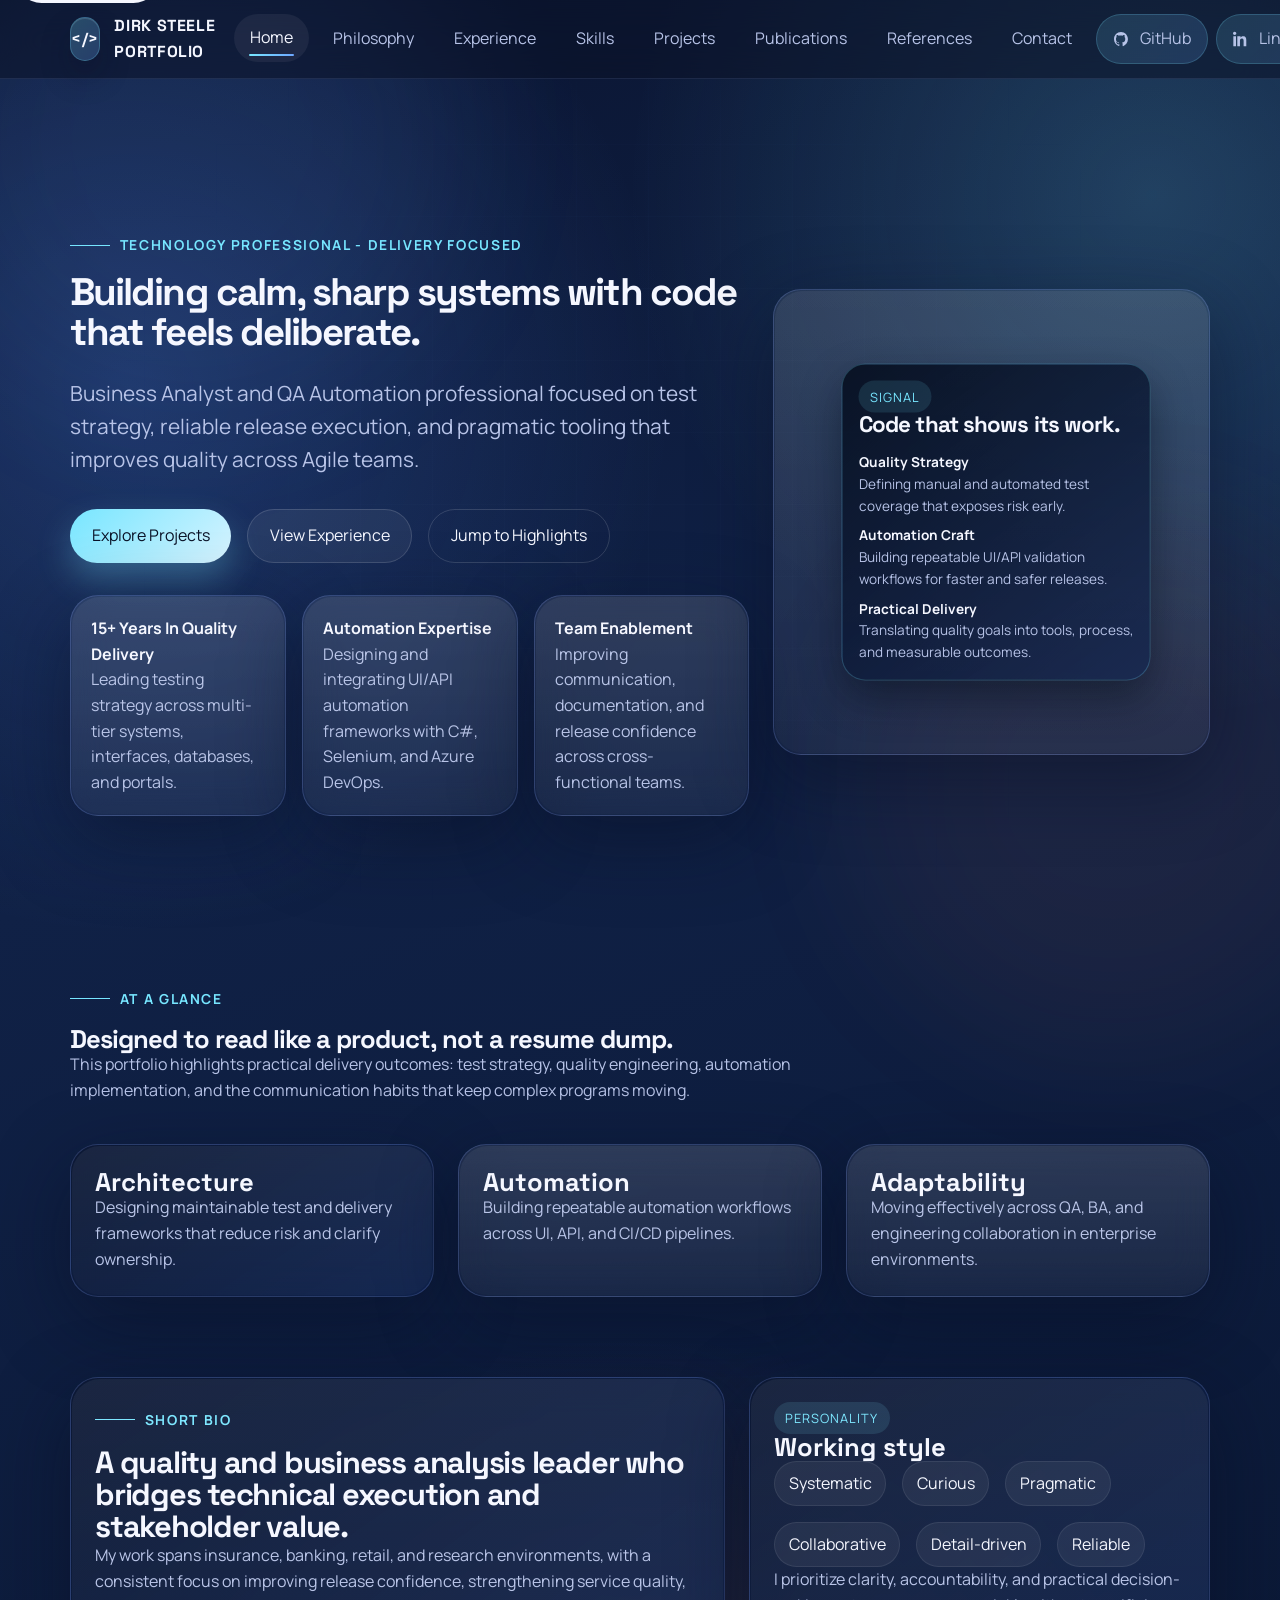
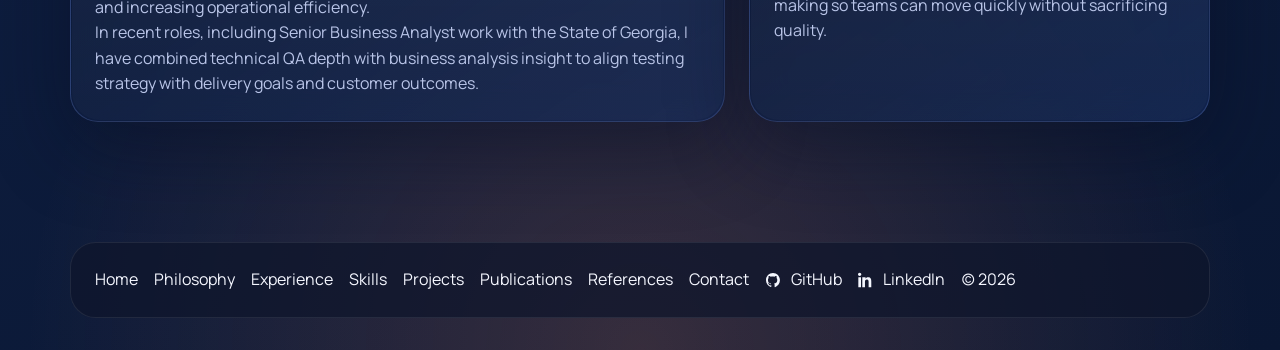
<file: index.html>
<!DOCTYPE html>
<html lang="en">
  <head>
    <meta charset="UTF-8" />
    <meta name="viewport" content="width=device-width, initial-scale=1.0" />
    <meta
      name="description"
      content="Portfolio of Dirk Steele, featuring QA leadership, automation strategy, and delivery outcomes across enterprise teams."
    />
    <title>Technology Portfolio | Home</title>
    <link rel="preconnect" href="https://fonts.googleapis.com" />
    <link rel="preconnect" href="https://fonts.gstatic.com" crossorigin />
    <link
      href="https://fonts.googleapis.com/css2?family=Manrope:wght@400;500;600;700;800&family=Space+Grotesk:wght@500;700&display=swap"
      rel="stylesheet"
    />
    <link rel="stylesheet" href="styles.css" />
    <script src="script.js" defer></script>
  </head>
  <body>
    <div class="site-shell">
      <a class="skip-link" href="#main-content">Skip to content</a>
      <div class="grid-overlay" aria-hidden="true"></div>
      <div class="page-transition" aria-hidden="true"></div>
      <header class="site-header" data-site-header>
        <div class="nav-wrap">
          <a class="brand" href="index.html" aria-label="Go to home page">
            <span class="brand-mark" aria-hidden="true"><span>&lt;/&gt;</span></span>
            <span>DIRK STEELE PORTFOLIO</span>
          </a>
          <button class="nav-toggle" type="button" aria-label="Toggle navigation" aria-expanded="false" data-nav-toggle>
            <span class="nav-toggle-bar" aria-hidden="true"></span>
          </button>
          <nav class="nav-links" aria-label="Primary navigation" data-nav-menu>
            <a href="index.html" data-nav-link>Home</a>
            <a href="about.html" data-nav-link>Philosophy</a>
            <a href="experience.html" data-nav-link>Experience</a>
            <a href="skills.html" data-nav-link>Skills</a>
            <a href="projects.html" data-nav-link>Projects</a>
            <a href="publications.html" data-nav-link>Publications</a>
            <a href="references.html" data-nav-link>References</a>
            <a href="contact.html" data-nav-link>Contact</a>
            <a
              class="nav-github"
              href="https://github.com/dirkste"
              target="_blank"
              rel="noreferrer"
              aria-label="Open GitHub profile"
            >
              <svg viewBox="0 0 24 24" aria-hidden="true" fill="currentColor">
                <path d="M12 1.5C6.2 1.5 1.5 6.3 1.5 12.2c0 4.8 3.1 8.8 7.3 10.2.5.1.7-.2.7-.5V20c-3 .7-3.7-1.3-3.7-1.3-.5-1.3-1.2-1.7-1.2-1.7-1-.7.1-.7.1-.7 1.1.1 1.7 1.1 1.7 1.1 1 .1 1.7.7 2.1 1.4.1-.7.4-1.2.7-1.5-2.4-.3-4.8-1.2-4.8-5.4 0-1.2.4-2.1 1.1-2.9-.1-.3-.5-1.4.1-2.9 0 0 .9-.3 3 .9.9-.2 1.8-.3 2.8-.3.9 0 1.9.1 2.8.3 2.1-1.2 3-.9 3-.9.6 1.5.2 2.6.1 2.9.7.8 1.1 1.7 1.1 2.9 0 4.2-2.5 5.1-4.8 5.4.4.3.8 1 .8 2v2.9c0 .3.2.6.7.5 4.2-1.4 7.3-5.5 7.3-10.2C22.5 6.3 17.8 1.5 12 1.5Z" />
              </svg>
              <span>GitHub</span>
            </a>

            <a
              class="nav-linkedin"
              href="https://www.linkedin.com/in/dirksteele/"
              target="_blank"
              rel="noreferrer"
              aria-label="Open LinkedIn profile"
            >
              <svg viewBox="0 0 24 24" aria-hidden="true" fill="currentColor">
                <path d="M4.98 3.5C4.98 4.88 3.87 6 2.5 6S0 4.88 0 3.5 1.11 1 2.48 1s2.5 1.12 2.5 2.5ZM.5 8h4v15h-4V8Zm7 0h3.83v2.05h.06c.53-1 1.83-2.05 3.77-2.05 4.03 0 4.77 2.65 4.77 6.09V23h-4v-7.68c0-1.83-.03-4.19-2.55-4.19-2.55 0-2.94 1.99-2.94 4.05V23h-4V8Z" />
              </svg>
              <span>LinkedIn</span>
            </a>
          </nav>
        </div>
      </header>

      <main id="main-content" class="main-wrap">
        <section class="hero">
          <div class="hero-grid">
            <div class="hero-copy reveal">
              <span class="kicker">Technology Professional - Delivery Focused</span>
              <h1>Building calm, sharp systems with code that feels deliberate.</h1>
              <p class="lead">
                Business Analyst and QA Automation professional focused on test strategy, reliable release execution,
                and pragmatic tooling that improves quality across Agile teams.
              </p>
              <div class="hero-actions">
                <a class="button" href="projects.html">Explore Projects</a>
                <a class="button-secondary" href="experience.html">View Experience</a>
                <a class="button-ghost" href="#featured-highlights">Jump to Highlights</a>
              </div>
              <div class="stats-row">
                <article class="stat-card reveal">
                  <strong>15+ Years In Quality Delivery</strong>
                  <p>Leading testing strategy across multi-tier systems, interfaces, databases, and portals.</p>
                </article>
                <article class="stat-card reveal">
                  <strong>Automation Expertise</strong>
                  <p>Designing and integrating UI/API automation frameworks with C#, Selenium, and Azure DevOps.</p>
                </article>
                <article class="stat-card reveal">
                  <strong>Team Enablement</strong>
                  <p>Improving communication, documentation, and release confidence across cross-functional teams.</p>
                </article>
              </div>
            </div>

            <aside class="hero-panel reveal" aria-label="Visual summary panel">
              <div class="orbital-stage">
                <div class="orbit" aria-hidden="true"></div>
                <div class="orbit secondary" aria-hidden="true"></div>
                <div class="core-panel" data-tilt>
                  <span class="eyebrow">Signal</span>
                  <h2>Code that shows its work.</h2>
                  <ul class="metric-list">
                    <li>
                      <strong>Quality Strategy</strong>
                      <p>Defining manual and automated test coverage that exposes risk early.</p>
                    </li>
                    <li>
                      <strong>Automation Craft</strong>
                      <p>Building repeatable UI/API validation workflows for faster and safer releases.</p>
                    </li>
                    <li>
                      <strong>Practical Delivery</strong>
                      <p>Translating quality goals into tools, process, and measurable outcomes.</p>
                    </li>
                  </ul>
                </div>
              </div>
            </aside>
          </div>
        </section>

        <section class="section" id="featured-highlights">
          <div class="section-heading reveal">
            <span class="kicker">At A Glance</span>
            <h2>Designed to read like a product, not a resume dump.</h2>
            <p>
              This portfolio highlights practical delivery outcomes: test strategy, quality engineering,
              automation implementation, and the communication habits that keep complex programs moving.
            </p>
          </div>
          <div class="highlights-grid">
            <article class="glass-card accent reveal">
              <h3>Architecture</h3>
              <p>Designing maintainable test and delivery frameworks that reduce risk and clarify ownership.</p>
            </article>
            <article class="glass-card reveal">
              <h3>Automation</h3>
              <p>Building repeatable automation workflows across UI, API, and CI/CD pipelines.</p>
            </article>
            <article class="glass-card reveal">
              <h3>Adaptability</h3>
              <p>Moving effectively across QA, BA, and engineering collaboration in enterprise environments.</p>
            </article>
          </div>
        </section>

        <section class="section">
          <div class="story-grid">
            <article class="story-card primary reveal">
              <span class="kicker">Short Bio</span>
              <h2>A quality and business analysis leader who bridges technical execution and stakeholder value.</h2>
              <p>
                My work spans insurance, banking, retail, and research environments, with a consistent focus on
                improving release confidence, strengthening service quality, and increasing operational efficiency.
              </p>
              <p>
                In recent roles, including Senior Business Analyst work with the State of Georgia,
                I have combined technical QA depth with business analysis insight to align testing strategy with
                delivery goals and customer outcomes.
              </p>
            </article>
            <aside class="quote-card reveal" data-tilt>
              <span class="eyebrow">Personality</span>
              <h3>Working style</h3>
              <div class="chip-row">
                <span>Systematic</span>
                <span>Curious</span>
                <span>Pragmatic</span>
                <span>Collaborative</span>
                <span>Detail-driven</span>
                <span>Reliable</span>
              </div>
              <p>
                I prioritize clarity, accountability, and practical decision-making so teams can move quickly without sacrificing quality.
              </p>
            </aside>
          </div>
        </section>

      </main>

      <footer class="site-footer">
        <div class="footer-wrap">
          <div class="footer-meta">
            <nav class="footer-links" aria-label="Footer navigation">
              <a href="index.html">Home</a>
              <a href="about.html">Philosophy</a>
              <a href="experience.html">Experience</a>
              <a href="skills.html">Skills</a>
              <a href="projects.html">Projects</a>
              <a href="publications.html">Publications</a>
              <a href="references.html">References</a>
              <a href="contact.html">Contact</a>
            </nav>
            <div class="footer-social">
              <a href="https://github.com/dirkste" target="_blank" rel="noreferrer" aria-label="Open GitHub profile">
                <svg viewBox="0 0 24 24" aria-hidden="true" fill="currentColor">
                  <path d="M12 1.5C6.2 1.5 1.5 6.3 1.5 12.2c0 4.8 3.1 8.8 7.3 10.2.5.1.7-.2.7-.5V20c-3 .7-3.7-1.3-3.7-1.3-.5-1.3-1.2-1.7-1.2-1.7-1-.7.1-.7.1-.7 1.1.1 1.7 1.1 1.7 1.1 1 .1 1.7.7 2.1 1.4.1-.7.4-1.2.7-1.5-2.4-.3-4.8-1.2-4.8-5.4 0-1.2.4-2.1 1.1-2.9-.1-.3-.5-1.4.1-2.9 0 0 .9-.3 3 .9.9-.2 1.8-.3 2.8-.3.9 0 1.9.1 2.8.3 2.1-1.2 3-.9 3-.9.6 1.5.2 2.6.1 2.9.7.8 1.1 1.7 1.1 2.9 0 4.2-2.5 5.1-4.8 5.4.4.3.8 1 .8 2v2.9c0 .3.2.6.7.5 4.2-1.4 7.3-5.5 7.3-10.2C22.5 6.3 17.8 1.5 12 1.5Z" />
                </svg>
                <span>GitHub</span>
              </a>

              <a href="https://www.linkedin.com/in/dirksteele/" target="_blank" rel="noreferrer" aria-label="Open LinkedIn profile">
                <svg viewBox="0 0 24 24" aria-hidden="true" fill="currentColor">
                  <path d="M4.98 3.5C4.98 4.88 3.87 6 2.5 6S0 4.88 0 3.5 1.11 1 2.48 1s2.5 1.12 2.5 2.5ZM.5 8h4v15h-4V8Zm7 0h3.83v2.05h.06c.53-1 1.83-2.05 3.77-2.05 4.03 0 4.77 2.65 4.77 6.09V23h-4v-7.68c0-1.83-.03-4.19-2.55-4.19-2.55 0-2.94 1.99-2.94 4.05V23h-4V8Z" />
                </svg>
                <span>LinkedIn</span>
              </a>
              <span>(c) <span data-current-year></span></span>
            </div>
          </div>
        </div>
      </footer>
    </div>
  </body>
</html>
</file>
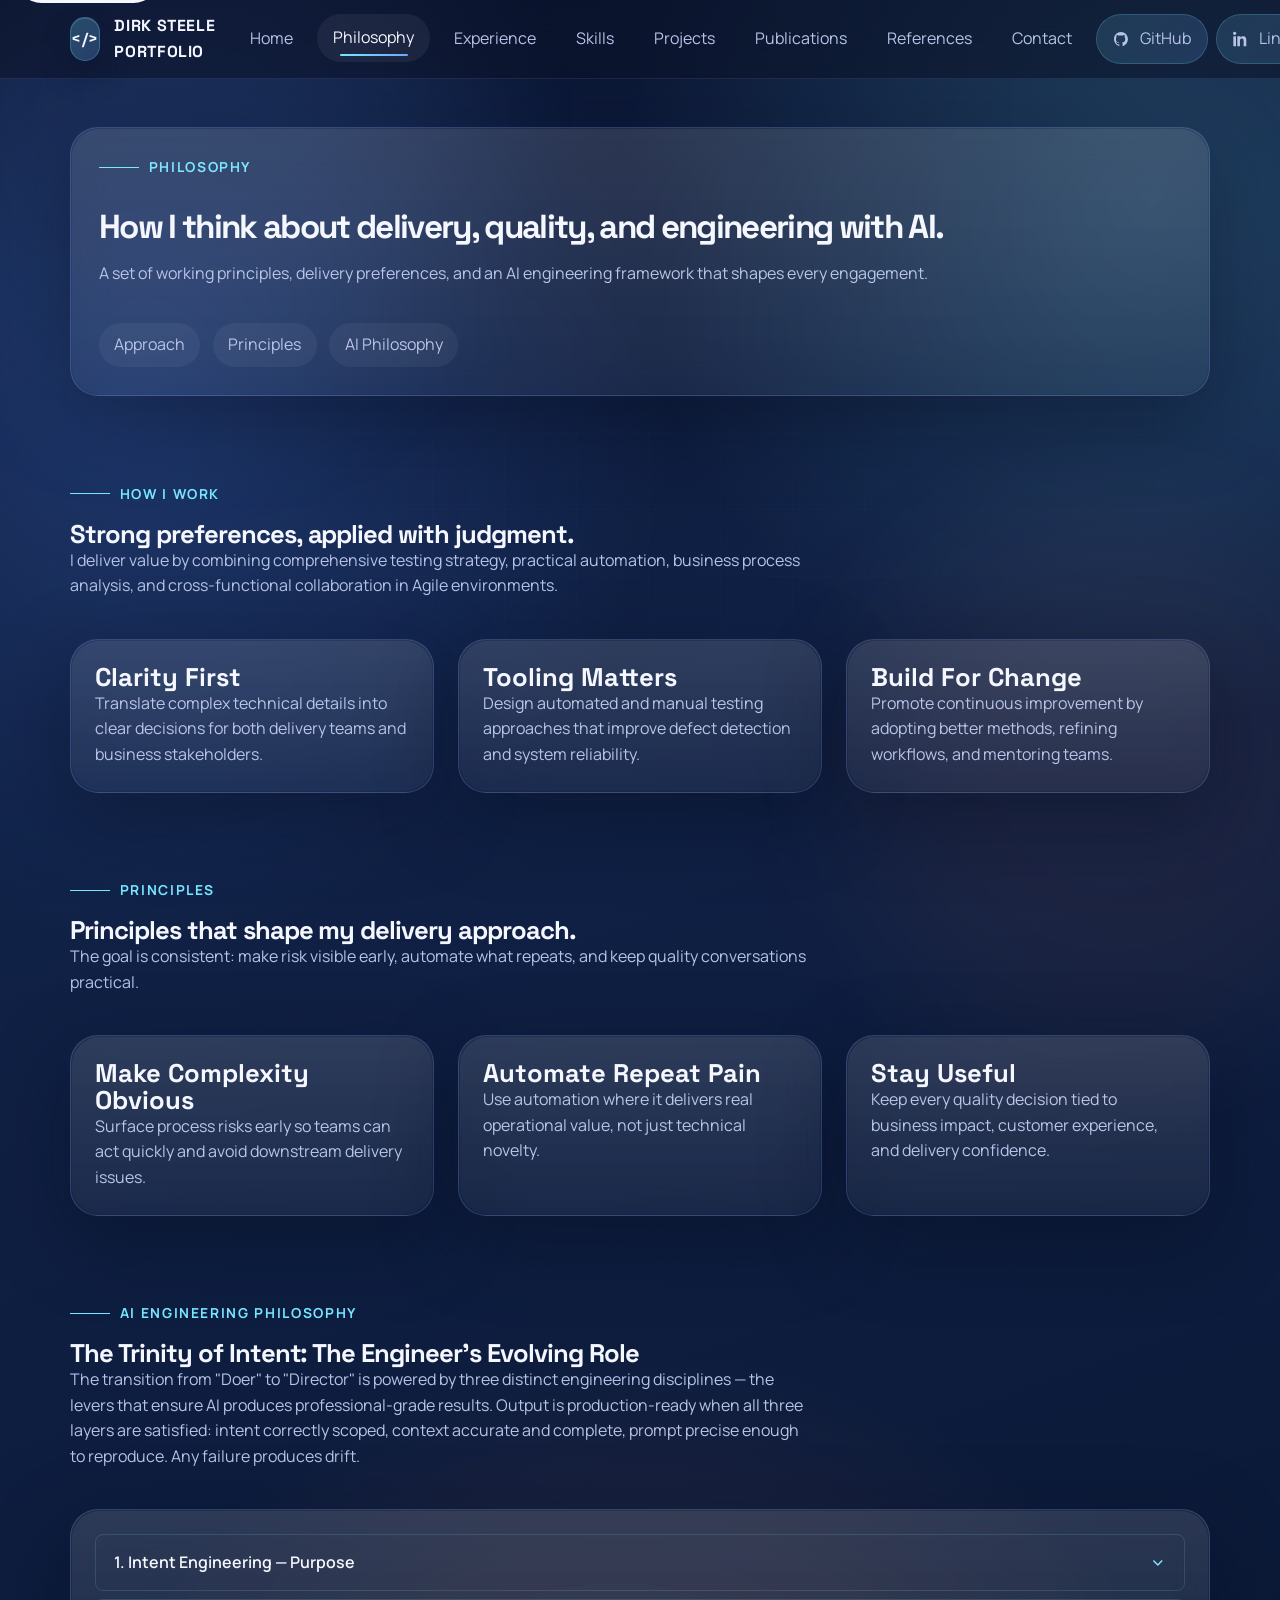
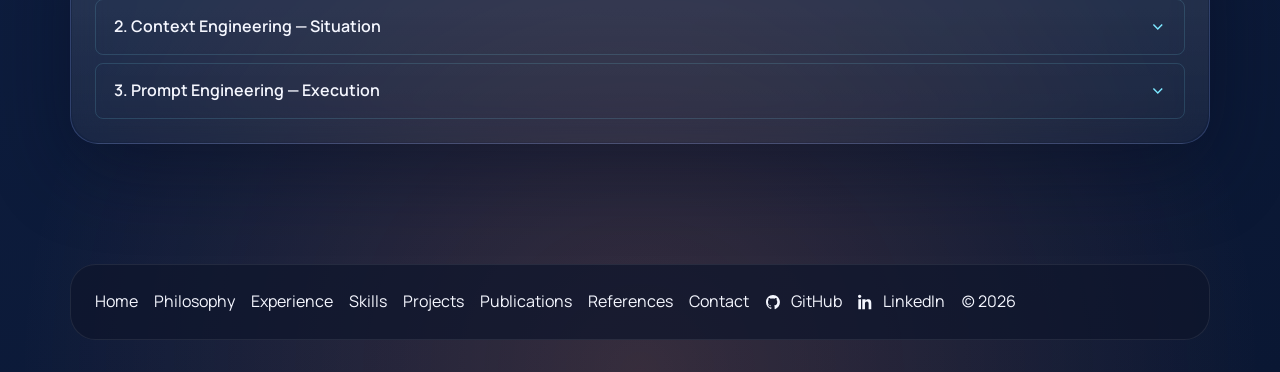
<file: about.html>
<!DOCTYPE html>
<html lang="en">
  <head>
    <meta charset="UTF-8" />
    <meta name="viewport" content="width=device-width, initial-scale=1.0" />
    <meta name="description" content="Dirk Steele's engineering philosophy: how I think about delivery, quality, and AI-assisted engineering." />
    <title>Technology Portfolio | Philosophy</title>
    <link rel="preconnect" href="https://fonts.googleapis.com" />
    <link rel="preconnect" href="https://fonts.gstatic.com" crossorigin />
    <link
      href="https://fonts.googleapis.com/css2?family=Manrope:wght@400;500;600;700;800&family=Space+Grotesk:wght@500;700&display=swap"
      rel="stylesheet"
    />
    <link rel="stylesheet" href="styles.css" />
    <script src="script.js" defer></script>
  </head>
  <body>
    <div class="site-shell">
      <a class="skip-link" href="#main-content">Skip to content</a>
      <div class="grid-overlay" aria-hidden="true"></div>
      <div class="page-transition" aria-hidden="true"></div>
      <header class="site-header" data-site-header>
        <div class="nav-wrap">
          <a class="brand" href="index.html" aria-label="Go to home page">
            <span class="brand-mark" aria-hidden="true"><span>&lt;/&gt;</span></span>
            <span>DIRK STEELE PORTFOLIO</span>
          </a>
          <button class="nav-toggle" type="button" aria-label="Toggle navigation" aria-expanded="false" data-nav-toggle>
            <span class="nav-toggle-bar" aria-hidden="true"></span>
          </button>
          <nav class="nav-links" aria-label="Primary navigation" data-nav-menu>
            <a href="index.html" data-nav-link>Home</a>
            <a href="about.html" data-nav-link>Philosophy</a>
            <a href="experience.html" data-nav-link>Experience</a>
            <a href="skills.html" data-nav-link>Skills</a>
            <a href="projects.html" data-nav-link>Projects</a>
            <a href="publications.html" data-nav-link>Publications</a>
            <a href="references.html" data-nav-link>References</a>
            <a href="contact.html" data-nav-link>Contact</a>
            <a class="nav-github" href="https://github.com/dirkste" target="_blank" rel="noreferrer" aria-label="Open GitHub profile">
              <svg viewBox="0 0 24 24" aria-hidden="true" fill="currentColor">
                <path d="M12 1.5C6.2 1.5 1.5 6.3 1.5 12.2c0 4.8 3.1 8.8 7.3 10.2.5.1.7-.2.7-.5V20c-3 .7-3.7-1.3-3.7-1.3-.5-1.3-1.2-1.7-1.2-1.7-1-.7.1-.7.1-.7 1.1.1 1.7 1.1 1.7 1.1 1 .1 1.7.7 2.1 1.4.1-.7.4-1.2.7-1.5-2.4-.3-4.8-1.2-4.8-5.4 0-1.2.4-2.1 1.1-2.9-.1-.3-.5-1.4.1-2.9 0 0 .9-.3 3 .9.9-.2 1.8-.3 2.8-.3.9 0 1.9.1 2.8.3 2.1-1.2 3-.9 3-.9.6 1.5.2 2.6.1 2.9.7.8 1.1 1.7 1.1 2.9 0 4.2-2.5 5.1-4.8 5.4.4.3.8 1 .8 2v2.9c0 .3.2.6.7.5 4.2-1.4 7.3-5.5 7.3-10.2C22.5 6.3 17.8 1.5 12 1.5Z" />
              </svg>
              <span>GitHub</span>
            </a>

            <a
              class="nav-linkedin"
              href="https://www.linkedin.com/in/dirksteele/"
              target="_blank"
              rel="noreferrer"
              aria-label="Open LinkedIn profile"
            >
              <svg viewBox="0 0 24 24" aria-hidden="true" fill="currentColor">
                <path d="M4.98 3.5C4.98 4.88 3.87 6 2.5 6S0 4.88 0 3.5 1.11 1 2.48 1s2.5 1.12 2.5 2.5ZM.5 8h4v15h-4V8Zm7 0h3.83v2.05h.06c.53-1 1.83-2.05 3.77-2.05 4.03 0 4.77 2.65 4.77 6.09V23h-4v-7.68c0-1.83-.03-4.19-2.55-4.19-2.55 0-2.94 1.99-2.94 4.05V23h-4V8Z" />
              </svg>
              <span>LinkedIn</span>
            </a>
          </nav>
        </div>
      </header>

      <main id="main-content" class="main-wrap">
        <section class="page-intro section">
          <div class="glass-card reveal">
            <span class="kicker">Philosophy</span>
            <h1>How I think about delivery, quality, and engineering with AI.</h1>
            <p>
              A set of working principles, delivery preferences, and an AI engineering framework that shapes every engagement.
            </p>
            <nav class="page-nav" aria-label="Philosophy page sections">
              <a href="#approach">Approach</a>
              <a href="#principles">Principles</a>
              <a href="#ai-philosophy">AI Philosophy</a>
            </nav>
          </div>
        </section>

        <section class="section" id="approach">
          <div class="section-heading reveal">
            <span class="kicker">How I Work</span>
            <h2>Strong preferences, applied with judgment.</h2>
            <p>
              I deliver value by combining comprehensive testing strategy, practical automation,
              business process analysis, and cross-functional collaboration in Agile environments.
            </p>
          </div>
          <div class="highlights-grid">
            <article class="glass-card reveal">
              <h3>Clarity First</h3>
              <p>Translate complex technical details into clear decisions for both delivery teams and business stakeholders.</p>
            </article>
            <article class="glass-card reveal">
              <h3>Tooling Matters</h3>
              <p>Design automated and manual testing approaches that improve defect detection and system reliability.</p>
            </article>
            <article class="glass-card reveal">
              <h3>Build For Change</h3>
              <p>Promote continuous improvement by adopting better methods, refining workflows, and mentoring teams.</p>
            </article>
          </div>
        </section>

        <section class="section" id="principles">
          <div class="section-heading reveal">
            <span class="kicker">Principles</span>
            <h2>Principles that shape my delivery approach.</h2>
            <p>
              The goal is consistent: make risk visible early, automate what repeats, and keep quality conversations practical.
            </p>
          </div>
          <div class="highlights-grid">
            <article class="glass-card reveal">
              <h3>Make Complexity Obvious</h3>
              <p>Surface process risks early so teams can act quickly and avoid downstream delivery issues.</p>
            </article>
            <article class="glass-card reveal">
              <h3>Automate Repeat Pain</h3>
              <p>Use automation where it delivers real operational value, not just technical novelty.</p>
            </article>
            <article class="glass-card reveal">
              <h3>Stay Useful</h3>
              <p>Keep every quality decision tied to business impact, customer experience, and delivery confidence.</p>
            </article>
          </div>
        </section>
        <section class="section" id="ai-philosophy">
          <div class="section-heading reveal">
            <span class="kicker">AI Engineering Philosophy</span>
            <h2>The Trinity of Intent: The Engineer's Evolving Role</h2>
            <p>
              The transition from "Doer" to "Director" is powered by three distinct engineering disciplines —
              the levers that ensure AI produces professional-grade results. Output is production-ready when all
              three layers are satisfied: intent correctly scoped, context accurate and complete, prompt precise
              enough to reproduce. Any failure produces drift.
            </p>
          </div>
          <div class="glass-card reveal">
            <div class="accordion">
              <div class="accordion-item">
                <button class="accordion-header" id="btn-accordion-intent" aria-expanded="false" aria-controls="accordion-intent" type="button">
                  1. Intent Engineering — Purpose
                  <svg class="accordion-chevron" viewBox="0 0 24 24" fill="none" stroke="currentColor" stroke-width="2" aria-hidden="true"><polyline points="6 9 12 15 18 9"/></svg>
                </button>
                <div class="accordion-body" id="accordion-intent" role="region" aria-labelledby="btn-accordion-intent" hidden>
                  <p>
                    The foundational layer. Before a single line is generated, you define the core objective,
                    the business logic, and the desired outcome. You aren't asking for a function; you are
                    defining a solution. Acting as the <em>Product Architect</em>, you ensure the AI understands
                    the "North Star" of the project so development doesn't drift into technical debt.
                  </p>
                </div>
              </div>
              <div class="accordion-item">
                <button class="accordion-header" id="btn-accordion-context" aria-expanded="false" aria-controls="accordion-context" type="button">
                  2. Context Engineering — Situation
                  <svg class="accordion-chevron" viewBox="0 0 24 24" fill="none" stroke="currentColor" stroke-width="2" aria-hidden="true"><polyline points="6 9 12 15 18 9"/></svg>
                </button>
                <div class="accordion-body" id="accordion-context" role="region" aria-labelledby="btn-accordion-context" hidden>
                  <p>
                    AI is only as good as the data it can "see." You curate the environment, the existing
                    codebase, the constraints, and the external data sources to give the model a complete
                    mental map. You aren't providing a snippet; you are providing a world-view. Acting as
                    the <em>Knowledge Curator</em>, you provide the "ground truth" that prevents hallucinations
                    and ensures contextually aware output.
                  </p>
                </div>
              </div>
              <div class="accordion-item">
                <button class="accordion-header" id="btn-accordion-prompt" aria-expanded="false" aria-controls="accordion-prompt" type="button">
                  3. Prompt Engineering — Execution
                  <svg class="accordion-chevron" viewBox="0 0 24 24" fill="none" stroke="currentColor" stroke-width="2" aria-hidden="true"><polyline points="6 9 12 15 18 9"/></svg>
                </button>
                <div class="accordion-body" id="accordion-prompt" role="region" aria-labelledby="btn-accordion-prompt" hidden>
                  <p>
                    The final interface — the precise articulation of the task. You use structured language
                    and technical constraints to extract the exact behavior required. You aren't typing
                    commands; you are programming a reasoning engine. Acting as the <em>Technical Orchestrator</em>,
                    you fine-tune instructions to ensure output is performant and secure.
                  </p>
                </div>
              </div>
            </div>
          </div>
        </section>

      </main>

      <footer class="site-footer">
        <div class="footer-wrap">
          <div class="footer-meta">
            <nav class="footer-links" aria-label="Footer navigation">
              <a href="index.html">Home</a>
              <a href="about.html">Philosophy</a>
              <a href="experience.html">Experience</a>
              <a href="skills.html">Skills</a>
              <a href="projects.html">Projects</a>
              <a href="publications.html">Publications</a>
              <a href="references.html">References</a>
              <a href="contact.html">Contact</a>
            </nav>
            <div class="footer-social">
              <a href="https://github.com/dirkste" target="_blank" rel="noreferrer" aria-label="Open GitHub profile">
                <svg viewBox="0 0 24 24" aria-hidden="true" fill="currentColor">
                  <path d="M12 1.5C6.2 1.5 1.5 6.3 1.5 12.2c0 4.8 3.1 8.8 7.3 10.2.5.1.7-.2.7-.5V20c-3 .7-3.7-1.3-3.7-1.3-.5-1.3-1.2-1.7-1.2-1.7-1-.7.1-.7.1-.7 1.1.1 1.7 1.1 1.7 1.1 1 .1 1.7.7 2.1 1.4.1-.7.4-1.2.7-1.5-2.4-.3-4.8-1.2-4.8-5.4 0-1.2.4-2.1 1.1-2.9-.1-.3-.5-1.4.1-2.9 0 0 .9-.3 3 .9.9-.2 1.8-.3 2.8-.3.9 0 1.9.1 2.8.3 2.1-1.2 3-.9 3-.9.6 1.5.2 2.6.1 2.9.7.8 1.1 1.7 1.1 2.9 0 4.2-2.5 5.1-4.8 5.4.4.3.8 1 .8 2v2.9c0 .3.2.6.7.5 4.2-1.4 7.3-5.5 7.3-10.2C22.5 6.3 17.8 1.5 12 1.5Z" />
                </svg>
                <span>GitHub</span>
              </a>

              <a href="https://www.linkedin.com/in/dirksteele/" target="_blank" rel="noreferrer" aria-label="Open LinkedIn profile">
                <svg viewBox="0 0 24 24" aria-hidden="true" fill="currentColor">
                  <path d="M4.98 3.5C4.98 4.88 3.87 6 2.5 6S0 4.88 0 3.5 1.11 1 2.48 1s2.5 1.12 2.5 2.5ZM.5 8h4v15h-4V8Zm7 0h3.83v2.05h.06c.53-1 1.83-2.05 3.77-2.05 4.03 0 4.77 2.65 4.77 6.09V23h-4v-7.68c0-1.83-.03-4.19-2.55-4.19-2.55 0-2.94 1.99-2.94 4.05V23h-4V8Z" />
                </svg>
                <span>LinkedIn</span>
              </a>
              <span>(c) <span data-current-year></span></span>
            </div>
          </div>
        </div>
      </footer>
    </div>
  </body>
</html>
</file>
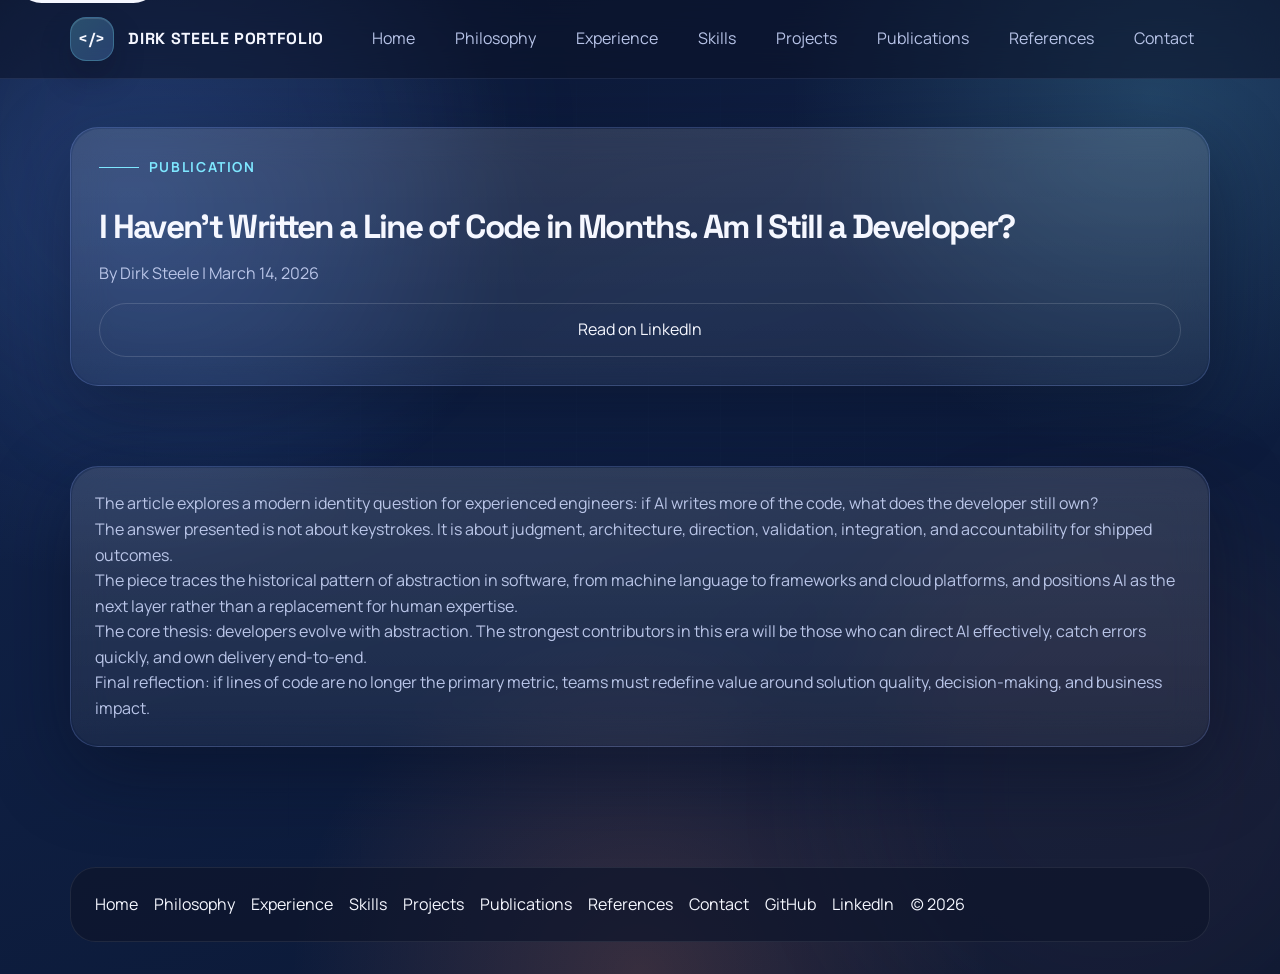
<file: Am-I-Still-Developer.html>
<!DOCTYPE html>
<html lang="en">
  <head>
    <meta charset="UTF-8" />
    <meta name="viewport" content="width=device-width, initial-scale=1.0" />
    <meta
      name="description"
      content="I Haven't Written a Line of Code in Months. Am I Still a Developer? by Dirk Steele."
    />
    <title>Dirk Steele Portfolio | Am I Still a Developer?</title>
    <link rel="preconnect" href="https://fonts.googleapis.com" />
    <link rel="preconnect" href="https://fonts.gstatic.com" crossorigin />
    <link
      href="https://fonts.googleapis.com/css2?family=Manrope:wght@400;500;600;700;800&family=Space+Grotesk:wght@500;700&display=swap"
      rel="stylesheet"
    />
    <link rel="stylesheet" href="styles.css" />
    <script src="script.js" defer></script>
  </head>
  <body>
    <div class="site-shell">
      <a class="skip-link" href="#main-content">Skip to content</a>
      <div class="grid-overlay" aria-hidden="true"></div>
      <div class="page-transition" aria-hidden="true"></div>

      <header class="site-header" data-site-header>
        <div class="nav-wrap">
          <a class="brand" href="index.html" aria-label="Go to home page">
            <span class="brand-mark" aria-hidden="true"><span>&lt;/&gt;</span></span>
            <span>DIRK STEELE PORTFOLIO</span>
          </a>
          <button class="nav-toggle" type="button" aria-label="Toggle navigation" aria-expanded="false" data-nav-toggle>
            <span class="nav-toggle-bar" aria-hidden="true"></span>
          </button>
          <nav class="nav-links" aria-label="Primary navigation" data-nav-menu>
            <a href="index.html" data-nav-link>Home</a>
            <a href="about.html" data-nav-link>Philosophy</a>
            <a href="experience.html" data-nav-link>Experience</a>
            <a href="skills.html" data-nav-link>Skills</a>
            <a href="projects.html" data-nav-link>Projects</a>
            <a href="publications.html" data-nav-link>Publications</a>
            <a href="references.html" data-nav-link>References</a>
            <a href="contact.html" data-nav-link>Contact</a>
          </nav>
        </div>
      </header>

      <main id="main-content" class="main-wrap">
        <section class="page-intro section">
          <div class="glass-card reveal">
            <span class="kicker">Publication</span>
            <h1>I Haven't Written a Line of Code in Months. Am I Still a Developer?</h1>
            <p>By Dirk Steele | March 14, 2026</p>
            <a class="button-ghost" href="https://www.linkedin.com/pulse/i-havent-written-line-code-months-am-still-developer-dirk-steele-sogfe/" target="_blank" rel="noreferrer">Read on LinkedIn</a>
          </div>
        </section>

        <section class="section">
          <div class="glass-card reveal">
            <p>
              The article explores a modern identity question for experienced engineers: if AI writes more of the
              code, what does the developer still own?
            </p>
            <p>
              The answer presented is not about keystrokes. It is about judgment, architecture, direction,
              validation, integration, and accountability for shipped outcomes.
            </p>
            <p>
              The piece traces the historical pattern of abstraction in software, from machine language to frameworks
              and cloud platforms, and positions AI as the next layer rather than a replacement for human expertise.
            </p>
            <p>
              The core thesis: developers evolve with abstraction. The strongest contributors in this era will be
              those who can direct AI effectively, catch errors quickly, and own delivery end-to-end.
            </p>
            <p>
              Final reflection: if lines of code are no longer the primary metric, teams must redefine value around
              solution quality, decision-making, and business impact.
            </p>
          </div>
        </section>
      </main>

      <footer class="site-footer">
        <div class="footer-wrap">
          <div class="footer-meta">
            <nav class="footer-links" aria-label="Footer navigation">
              <a href="index.html">Home</a>
              <a href="about.html">Philosophy</a>
              <a href="experience.html">Experience</a>
              <a href="skills.html">Skills</a>
              <a href="projects.html">Projects</a>
              <a href="publications.html">Publications</a>
              <a href="references.html">References</a>
              <a href="contact.html">Contact</a>
            </nav>
            <div class="footer-social">
              <a href="https://github.com/dirkste" target="_blank" rel="noreferrer" aria-label="Open GitHub profile">
                <span>GitHub</span>
              </a>
              <a href="https://www.linkedin.com/in/dirksteele/" target="_blank" rel="noreferrer" aria-label="Open LinkedIn profile">
                <span>LinkedIn</span>
              </a>
              <span>(c) <span data-current-year></span></span>
            </div>
          </div>
        </div>
      </footer>
    </div>
  </body>
</html>
</file>
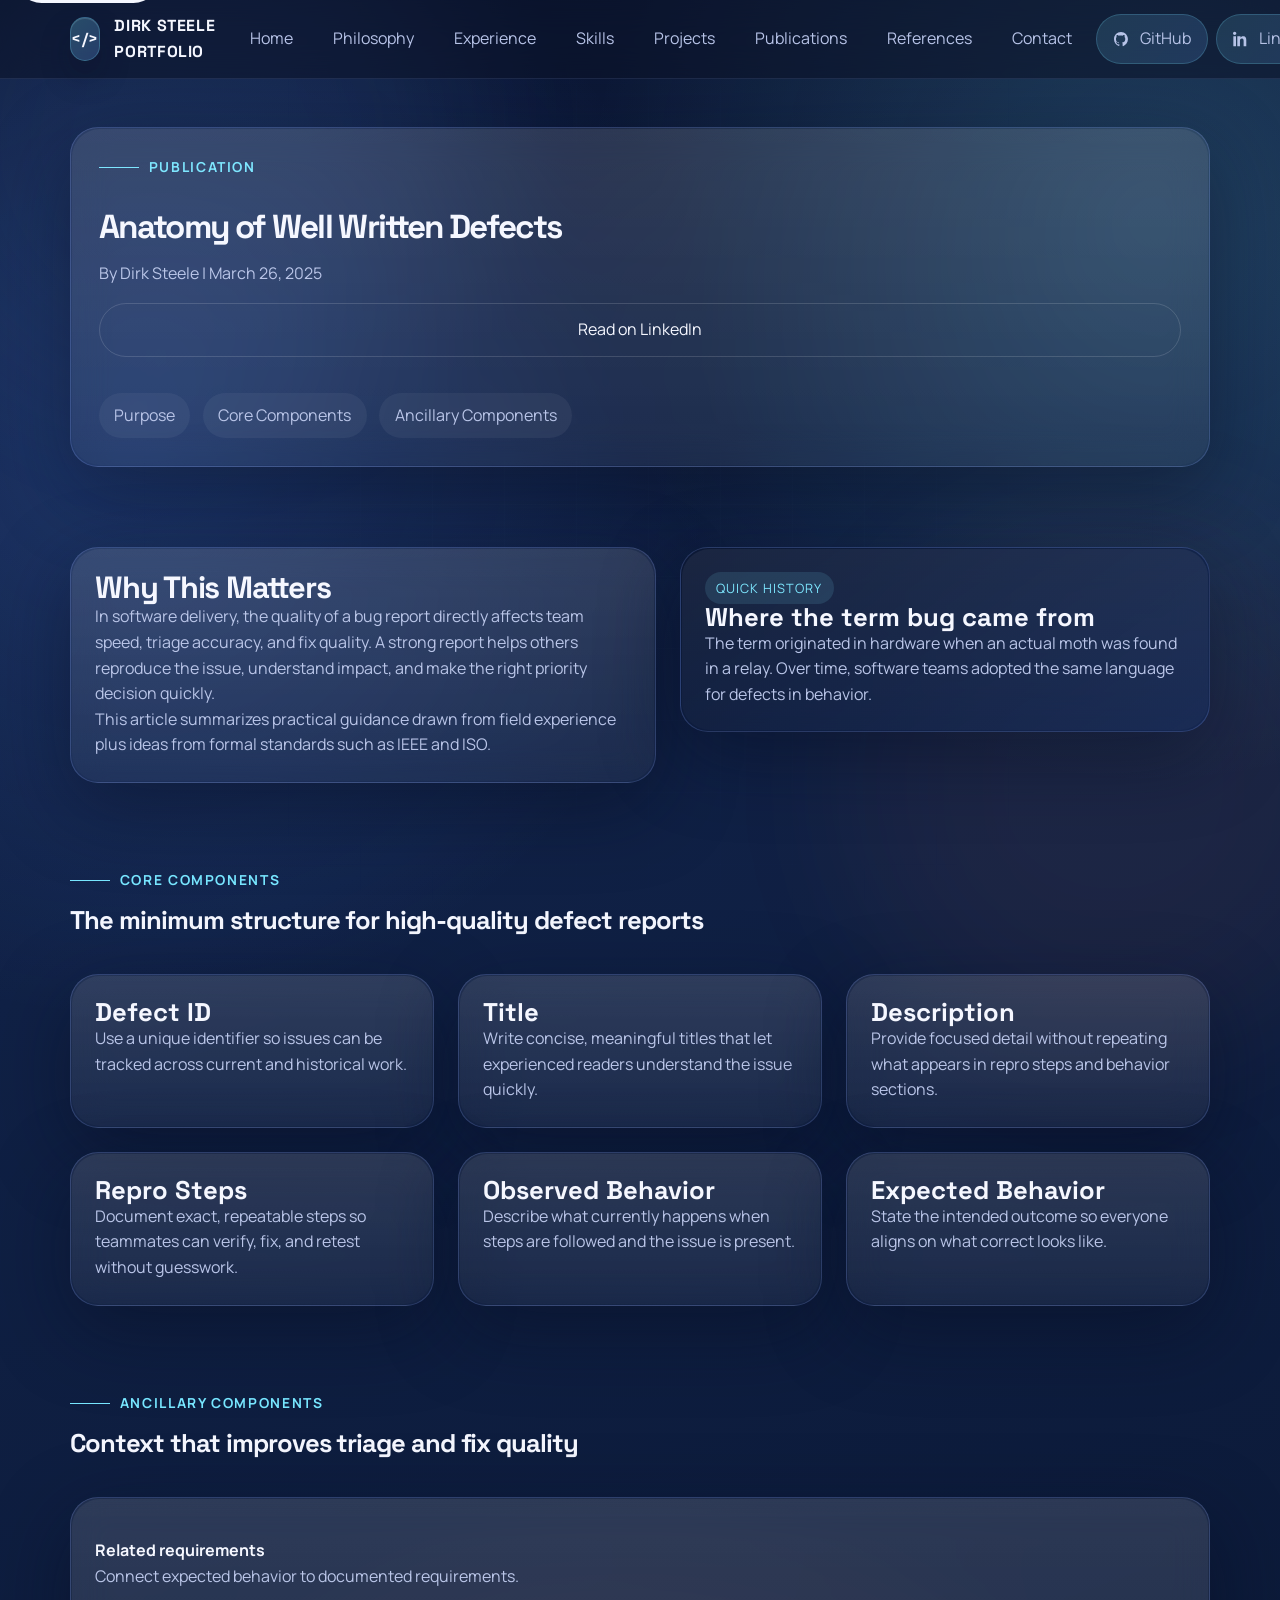
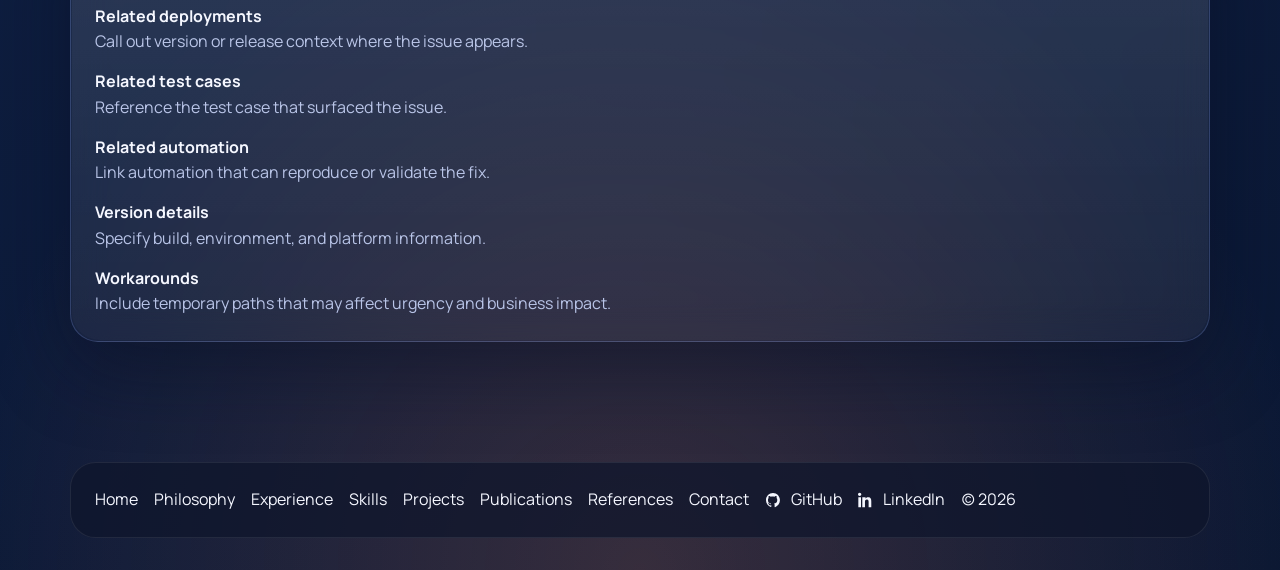
<file: bug-article.html>
<!DOCTYPE html>
<html lang="en">
  <head>
    <meta charset="UTF-8" />
    <meta name="viewport" content="width=device-width, initial-scale=1.0" />
    <meta
      name="description"
      content="Anatomy of Well Written Defects by Dirk Steele: practical guidance for writing high-quality bug reports."
    />
    <title>Dirk Steele Portfolio | Anatomy of Well Written Defects</title>
    <link rel="preconnect" href="https://fonts.googleapis.com" />
    <link rel="preconnect" href="https://fonts.gstatic.com" crossorigin />
    <link
      href="https://fonts.googleapis.com/css2?family=Manrope:wght@400;500;600;700;800&family=Space+Grotesk:wght@500;700&display=swap"
      rel="stylesheet"
    />
    <link rel="stylesheet" href="styles.css" />
    <script src="script.js" defer></script>
  </head>
  <body>
    <div class="site-shell">
      <a class="skip-link" href="#main-content">Skip to content</a>
      <div class="grid-overlay" aria-hidden="true"></div>
      <div class="page-transition" aria-hidden="true"></div>

      <header class="site-header" data-site-header>
        <div class="nav-wrap">
          <a class="brand" href="index.html" aria-label="Go to home page">
            <span class="brand-mark" aria-hidden="true"><span>&lt;/&gt;</span></span>
            <span>DIRK STEELE PORTFOLIO</span>
          </a>
          <button class="nav-toggle" type="button" aria-label="Toggle navigation" aria-expanded="false" data-nav-toggle>
            <span class="nav-toggle-bar" aria-hidden="true"></span>
          </button>
          <nav class="nav-links" aria-label="Primary navigation" data-nav-menu>
            <a href="index.html" data-nav-link>Home</a>
            <a href="about.html" data-nav-link>Philosophy</a>
            <a href="experience.html" data-nav-link>Experience</a>
            <a href="skills.html" data-nav-link>Skills</a>
            <a href="projects.html" data-nav-link>Projects</a>
            <a href="publications.html" data-nav-link>Publications</a>
            <a href="references.html" data-nav-link>References</a>
            <a href="contact.html" data-nav-link>Contact</a>
            <a class="nav-github" href="https://github.com/dirkste" target="_blank" rel="noreferrer" aria-label="Open GitHub profile">
              <svg viewBox="0 0 24 24" aria-hidden="true" fill="currentColor">
                <path d="M12 1.5C6.2 1.5 1.5 6.3 1.5 12.2c0 4.8 3.1 8.8 7.3 10.2.5.1.7-.2.7-.5V20c-3 .7-3.7-1.3-3.7-1.3-.5-1.3-1.2-1.7-1.2-1.7-1-.7.1-.7.1-.7 1.1.1 1.7 1.1 1.7 1.1 1 .1 1.7.7 2.1 1.4.1-.7.4-1.2.7-1.5-2.4-.3-4.8-1.2-4.8-5.4 0-1.2.4-2.1 1.1-2.9-.1-.3-.5-1.4.1-2.9 0 0 .9-.3 3 .9.9-.2 1.8-.3 2.8-.3.9 0 1.9.1 2.8.3 2.1-1.2 3-.9 3-.9.6 1.5.2 2.6.1 2.9.7.8 1.1 1.7 1.1 2.9 0 4.2-2.5 5.1-4.8 5.4.4.3.8 1 .8 2v2.9c0 .3.2.6.7.5 4.2-1.4 7.3-5.5 7.3-10.2C22.5 6.3 17.8 1.5 12 1.5Z" />
              </svg>
              <span>GitHub</span>
            </a>
            <a class="nav-linkedin" href="https://www.linkedin.com/in/dirksteele/" target="_blank" rel="noreferrer" aria-label="Open LinkedIn profile">
              <svg viewBox="0 0 24 24" aria-hidden="true" fill="currentColor">
                <path d="M4.98 3.5C4.98 4.88 3.87 6 2.5 6S0 4.88 0 3.5 1.11 1 2.48 1s2.5 1.12 2.5 2.5ZM.5 8h4v15h-4V8Zm7 0h3.83v2.05h.06c.53-1 1.83-2.05 3.77-2.05 4.03 0 4.77 2.65 4.77 6.09V23h-4v-7.68c0-1.83-.03-4.19-2.55-4.19-2.55 0-2.94 1.99-2.94 4.05V23h-4V8Z" />
              </svg>
              <span>LinkedIn</span>
            </a>
          </nav>
        </div>
      </header>

      <main id="main-content" class="main-wrap">
        <section class="page-intro section">
          <div class="glass-card reveal">
            <span class="kicker">Publication</span>
            <h1>Anatomy of Well Written Defects</h1>
            <p>By Dirk Steele | March 26, 2025</p>
            <a class="button-ghost" href="https://www.linkedin.com/pulse/anatomy-well-written-defects-dirk-steele-mat9e/" target="_blank" rel="noreferrer">Read on LinkedIn</a>
            <nav class="page-nav" aria-label="Article sections">
              <a href="#purpose">Purpose</a>
              <a href="#core-components">Core Components</a>
              <a href="#ancillary-components">Ancillary Components</a>
            </nav>
          </div>
        </section>

        <section class="section" id="purpose">
          <div class="split-layout">
            <article class="glass-card reveal">
              <h2>Why This Matters</h2>
              <p>
                In software delivery, the quality of a bug report directly affects team speed,
                triage accuracy, and fix quality. A strong report helps others reproduce the issue,
                understand impact, and make the right priority decision quickly.
              </p>
              <p>
                This article summarizes practical guidance drawn from field experience plus ideas from
                formal standards such as IEEE and ISO.
              </p>
            </article>
            <aside class="glass-card accent reveal">
              <span class="eyebrow">Quick History</span>
              <h3>Where the term bug came from</h3>
              <p>
                The term originated in hardware when an actual moth was found in a relay.
                Over time, software teams adopted the same language for defects in behavior.
              </p>
            </aside>
          </div>
        </section>

        <section class="section" id="core-components">
          <div class="section-heading reveal">
            <span class="kicker">Core Components</span>
            <h2>The minimum structure for high-quality defect reports</h2>
          </div>
          <div class="highlights-grid">
            <article class="glass-card reveal">
              <h3>Defect ID</h3>
              <p>Use a unique identifier so issues can be tracked across current and historical work.</p>
            </article>
            <article class="glass-card reveal">
              <h3>Title</h3>
              <p>Write concise, meaningful titles that let experienced readers understand the issue quickly.</p>
            </article>
            <article class="glass-card reveal">
              <h3>Description</h3>
              <p>Provide focused detail without repeating what appears in repro steps and behavior sections.</p>
            </article>
            <article class="glass-card reveal">
              <h3>Repro Steps</h3>
              <p>Document exact, repeatable steps so teammates can verify, fix, and retest without guesswork.</p>
            </article>
            <article class="glass-card reveal">
              <h3>Observed Behavior</h3>
              <p>Describe what currently happens when steps are followed and the issue is present.</p>
            </article>
            <article class="glass-card reveal">
              <h3>Expected Behavior</h3>
              <p>State the intended outcome so everyone aligns on what correct looks like.</p>
            </article>
          </div>
        </section>

        <section class="section" id="ancillary-components">
          <div class="section-heading reveal">
            <span class="kicker">Ancillary Components</span>
            <h2>Context that improves triage and fix quality</h2>
          </div>
          <div class="glass-card reveal">
            <ul class="metric-list">
              <li><strong>Related requirements</strong><p>Connect expected behavior to documented requirements.</p></li>
              <li><strong>Related deployments</strong><p>Call out version or release context where the issue appears.</p></li>
              <li><strong>Related test cases</strong><p>Reference the test case that surfaced the issue.</p></li>
              <li><strong>Related automation</strong><p>Link automation that can reproduce or validate the fix.</p></li>
              <li><strong>Version details</strong><p>Specify build, environment, and platform information.</p></li>
              <li><strong>Workarounds</strong><p>Include temporary paths that may affect urgency and business impact.</p></li>
            </ul>
          </div>
        </section>
      </main>

      <footer class="site-footer">
        <div class="footer-wrap">
          <div class="footer-meta">
            <nav class="footer-links" aria-label="Footer navigation">
              <a href="index.html">Home</a>
              <a href="about.html">Philosophy</a>
              <a href="experience.html">Experience</a>
              <a href="skills.html">Skills</a>
              <a href="projects.html">Projects</a>
              <a href="publications.html">Publications</a>
              <a href="references.html">References</a>
              <a href="contact.html">Contact</a>
            </nav>
            <div class="footer-social">
              <a href="https://github.com/dirkste" target="_blank" rel="noreferrer" aria-label="Open GitHub profile">
                <svg viewBox="0 0 24 24" aria-hidden="true" fill="currentColor">
                  <path d="M12 1.5C6.2 1.5 1.5 6.3 1.5 12.2c0 4.8 3.1 8.8 7.3 10.2.5.1.7-.2.7-.5V20c-3 .7-3.7-1.3-3.7-1.3-.5-1.3-1.2-1.7-1.2-1.7-1-.7.1-.7.1-.7 1.1.1 1.7 1.1 1.7 1.1 1 .1 1.7.7 2.1 1.4.1-.7.4-1.2.7-1.5-2.4-.3-4.8-1.2-4.8-5.4 0-1.2.4-2.1 1.1-2.9-.1-.3-.5-1.4.1-2.9 0 0 .9-.3 3 .9.9-.2 1.8-.3 2.8-.3.9 0 1.9.1 2.8.3 2.1-1.2 3-.9 3-.9.6 1.5.2 2.6.1 2.9.7.8 1.1 1.7 1.1 2.9 0 4.2-2.5 5.1-4.8 5.4.4.3.8 1 .8 2v2.9c0 .3.2.6.7.5 4.2-1.4 7.3-5.5 7.3-10.2C22.5 6.3 17.8 1.5 12 1.5Z" />
                </svg>
                <span>GitHub</span>
              </a>
              <a href="https://www.linkedin.com/in/dirksteele/" target="_blank" rel="noreferrer" aria-label="Open LinkedIn profile">
                <svg viewBox="0 0 24 24" aria-hidden="true" fill="currentColor">
                  <path d="M4.98 3.5C4.98 4.88 3.87 6 2.5 6S0 4.88 0 3.5 1.11 1 2.48 1s2.5 1.12 2.5 2.5ZM.5 8h4v15h-4V8Zm7 0h3.83v2.05h.06c.53-1 1.83-2.05 3.77-2.05 4.03 0 4.77 2.65 4.77 6.09V23h-4v-7.68c0-1.83-.03-4.19-2.55-4.19-2.55 0-2.94 1.99-2.94 4.05V23h-4V8Z" />
                </svg>
                <span>LinkedIn</span>
              </a>
              <span>(c) <span data-current-year></span></span>
            </div>
          </div>
        </div>
      </footer>
    </div>
  </body>
</html>
</file>
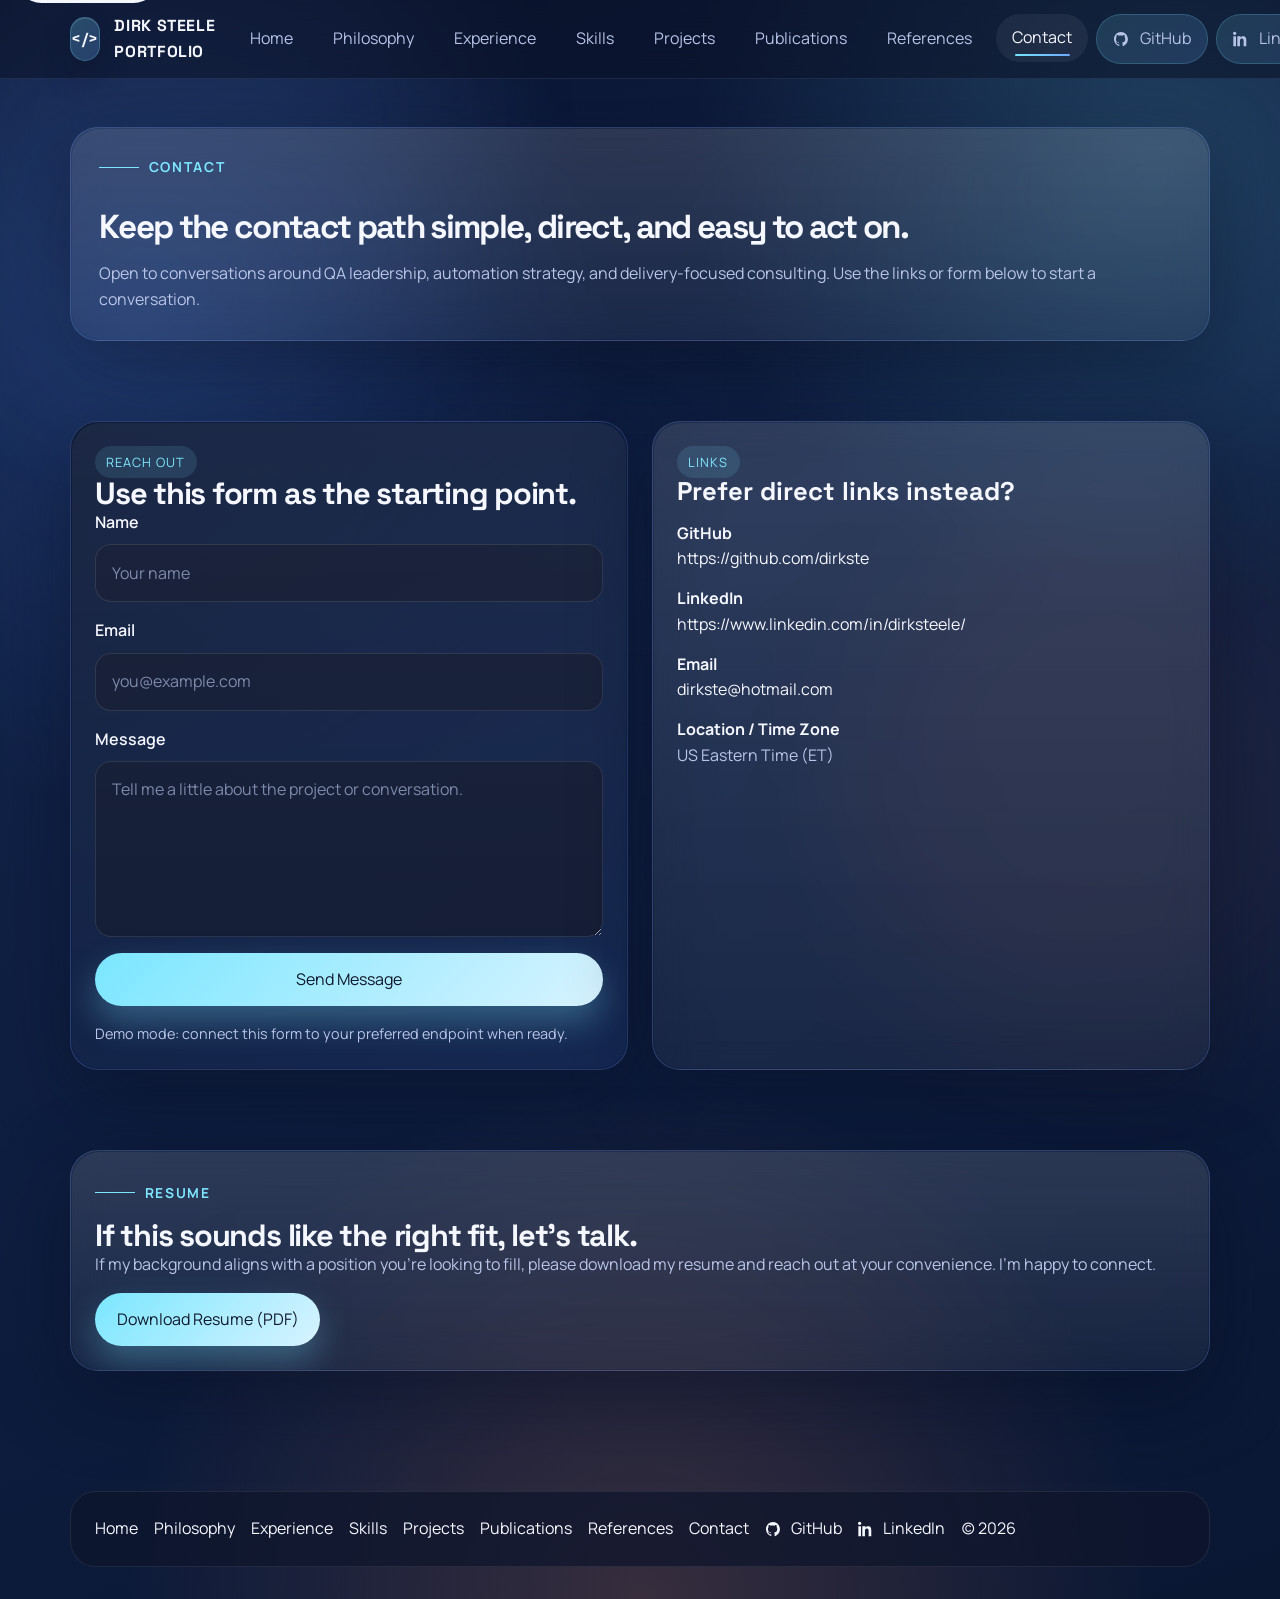
<file: contact.html>
<!DOCTYPE html>
<html lang="en">
  <head>
    <meta charset="UTF-8" />
    <meta name="viewport" content="width=device-width, initial-scale=1.0" />
    <meta name="description" content="Contact page for project discussions, QA consulting, and delivery collaboration." />
    <title>Technology Portfolio | Contact</title>
    <link rel="preconnect" href="https://fonts.googleapis.com" />
    <link rel="preconnect" href="https://fonts.gstatic.com" crossorigin />
    <link
      href="https://fonts.googleapis.com/css2?family=Manrope:wght@400;500;600;700;800&family=Space+Grotesk:wght@500;700&display=swap"
      rel="stylesheet"
    />
    <link rel="stylesheet" href="styles.css" />
    <script src="script.js" defer></script>
  </head>
  <body>
    <div class="site-shell">
      <a class="skip-link" href="#main-content">Skip to content</a>
      <div class="grid-overlay" aria-hidden="true"></div>
      <div class="page-transition" aria-hidden="true"></div>
      <header class="site-header" data-site-header>
        <div class="nav-wrap">
          <a class="brand" href="index.html" aria-label="Go to home page">
            <span class="brand-mark" aria-hidden="true"><span>&lt;/&gt;</span></span>
            <span>DIRK STEELE PORTFOLIO</span>
          </a>
          <button class="nav-toggle" type="button" aria-label="Toggle navigation" aria-expanded="false" data-nav-toggle>
            <span class="nav-toggle-bar" aria-hidden="true"></span>
          </button>
          <nav class="nav-links" aria-label="Primary navigation" data-nav-menu>
            <a href="index.html" data-nav-link>Home</a>
            <a href="about.html" data-nav-link>Philosophy</a>
            <a href="experience.html" data-nav-link>Experience</a>
            <a href="skills.html" data-nav-link>Skills</a>
            <a href="projects.html" data-nav-link>Projects</a>
            <a href="publications.html" data-nav-link>Publications</a>
            <a href="references.html" data-nav-link>References</a>
            <a href="contact.html" data-nav-link>Contact</a>
            <a class="nav-github" href="https://github.com/dirkste" target="_blank" rel="noreferrer" aria-label="Open GitHub profile">
              <svg viewBox="0 0 24 24" aria-hidden="true" fill="currentColor">
                <path d="M12 1.5C6.2 1.5 1.5 6.3 1.5 12.2c0 4.8 3.1 8.8 7.3 10.2.5.1.7-.2.7-.5V20c-3 .7-3.7-1.3-3.7-1.3-.5-1.3-1.2-1.7-1.2-1.7-1-.7.1-.7.1-.7 1.1.1 1.7 1.1 1.7 1.1 1 .1 1.7.7 2.1 1.4.1-.7.4-1.2.7-1.5-2.4-.3-4.8-1.2-4.8-5.4 0-1.2.4-2.1 1.1-2.9-.1-.3-.5-1.4.1-2.9 0 0 .9-.3 3 .9.9-.2 1.8-.3 2.8-.3.9 0 1.9.1 2.8.3 2.1-1.2 3-.9 3-.9.6 1.5.2 2.6.1 2.9.7.8 1.1 1.7 1.1 2.9 0 4.2-2.5 5.1-4.8 5.4.4.3.8 1 .8 2v2.9c0 .3.2.6.7.5 4.2-1.4 7.3-5.5 7.3-10.2C22.5 6.3 17.8 1.5 12 1.5Z" />
              </svg>
              <span>GitHub</span>
            </a>

            <a
              class="nav-linkedin"
              href="https://www.linkedin.com/in/dirksteele/"
              target="_blank"
              rel="noreferrer"
              aria-label="Open LinkedIn profile"
            >
              <svg viewBox="0 0 24 24" aria-hidden="true" fill="currentColor">
                <path d="M4.98 3.5C4.98 4.88 3.87 6 2.5 6S0 4.88 0 3.5 1.11 1 2.48 1s2.5 1.12 2.5 2.5ZM.5 8h4v15h-4V8Zm7 0h3.83v2.05h.06c.53-1 1.83-2.05 3.77-2.05 4.03 0 4.77 2.65 4.77 6.09V23h-4v-7.68c0-1.83-.03-4.19-2.55-4.19-2.55 0-2.94 1.99-2.94 4.05V23h-4V8Z" />
              </svg>
              <span>LinkedIn</span>
            </a>
          </nav>
        </div>
      </header>

      <main id="main-content" class="main-wrap">
        <section class="page-intro section">
          <div class="glass-card reveal">
            <span class="kicker">Contact</span>
            <h1>Keep the contact path simple, direct, and easy to act on.</h1>
            <p>
              Open to conversations around QA leadership, automation strategy, and delivery-focused consulting.
              Use the links or form below to start a conversation.
            </p>
          </div>
        </section>

        <section class="section">
          <div class="contact-grid">
            <article class="contact-card primary reveal">
              <span class="eyebrow">Reach Out</span>
              <h2>Use this form as the starting point.</h2>
              <form class="contact-form" data-contact-form>
                <div class="form-row">
                  <label for="name">Name</label>
                  <input id="name" name="name" type="text" placeholder="Your name" autocomplete="name" />
                </div>
                <div class="form-row">
                  <label for="email">Email</label>
                  <input id="email" name="email" type="email" placeholder="you@example.com" autocomplete="email" />
                </div>
                <div class="form-row">
                  <label for="message">Message</label>
                  <textarea id="message" name="message" placeholder="Tell me a little about the project or conversation."></textarea>
                </div>
                <button class="button" type="submit">Send Message</button>
                <p class="form-note" data-form-status aria-live="polite">
                  Demo mode: connect this form to your preferred endpoint when ready.
                </p>
              </form>
            </article>

            <aside class="contact-card reveal">
              <span class="eyebrow">Links</span>
              <h3>Prefer direct links instead?</h3>
              <ul class="metric-list">
                <li>
                  <strong>GitHub</strong>
                  <p><a class="link-icon" href="https://github.com/dirkste" target="_blank" rel="noreferrer">https://github.com/dirkste</a></p>
                </li>
                <li>
                  <strong>LinkedIn</strong>
                  <p><a class="link-icon" href="https://www.linkedin.com/in/dirksteele/" target="_blank" rel="noreferrer">https://www.linkedin.com/in/dirksteele/</a></p>
                </li>
                <li>
                  <strong>Email</strong>
                  <p><a class="link-icon" href="mailto:dirkste@hotmail.com">dirkste@hotmail.com</a></p>
                </li>
                <li>
                  <strong>Location / Time Zone</strong>
                  <p>US Eastern Time (ET)</p>
                </li>
              </ul>
            </aside>
          </div>
        </section>

        <section class="section">
          <div class="glass-card reveal">
            <span class="kicker">Resume</span>
            <h2>If this sounds like the right fit, let's talk.</h2>
            <p>If my background aligns with a position you're looking to fill, please download my resume and reach out at your convenience. I'm happy to connect.</p>
            <div class="button-row">
              <a class="button" href="Dirk Steele BA-QA.pdf" download>Download Resume (PDF)</a>
            </div>
          </div>
        </section>

      </main>

      <footer class="site-footer">
        <div class="footer-wrap">
          <div class="footer-meta">
            <nav class="footer-links" aria-label="Footer navigation">
              <a href="index.html">Home</a>
              <a href="about.html">Philosophy</a>
              <a href="experience.html">Experience</a>
              <a href="skills.html">Skills</a>
              <a href="projects.html">Projects</a>
              <a href="publications.html">Publications</a>
              <a href="references.html">References</a>
              <a href="contact.html">Contact</a>
            </nav>
            <div class="footer-social">
              <a href="https://github.com/dirkste" target="_blank" rel="noreferrer" aria-label="Open GitHub profile">
                <svg viewBox="0 0 24 24" aria-hidden="true" fill="currentColor">
                  <path d="M12 1.5C6.2 1.5 1.5 6.3 1.5 12.2c0 4.8 3.1 8.8 7.3 10.2.5.1.7-.2.7-.5V20c-3 .7-3.7-1.3-3.7-1.3-.5-1.3-1.2-1.7-1.2-1.7-1-.7.1-.7.1-.7 1.1.1 1.7 1.1 1.7 1.1 1 .1 1.7.7 2.1 1.4.1-.7.4-1.2.7-1.5-2.4-.3-4.8-1.2-4.8-5.4 0-1.2.4-2.1 1.1-2.9-.1-.3-.5-1.4.1-2.9 0 0 .9-.3 3 .9.9-.2 1.8-.3 2.8-.3.9 0 1.9.1 2.8.3 2.1-1.2 3-.9 3-.9.6 1.5.2 2.6.1 2.9.7.8 1.1 1.7 1.1 2.9 0 4.2-2.5 5.1-4.8 5.4.4.3.8 1 .8 2v2.9c0 .3.2.6.7.5 4.2-1.4 7.3-5.5 7.3-10.2C22.5 6.3 17.8 1.5 12 1.5Z" />
                </svg>
                <span>GitHub</span>
              </a>

              <a href="https://www.linkedin.com/in/dirksteele/" target="_blank" rel="noreferrer" aria-label="Open LinkedIn profile">
                <svg viewBox="0 0 24 24" aria-hidden="true" fill="currentColor">
                  <path d="M4.98 3.5C4.98 4.88 3.87 6 2.5 6S0 4.88 0 3.5 1.11 1 2.48 1s2.5 1.12 2.5 2.5ZM.5 8h4v15h-4V8Zm7 0h3.83v2.05h.06c.53-1 1.83-2.05 3.77-2.05 4.03 0 4.77 2.65 4.77 6.09V23h-4v-7.68c0-1.83-.03-4.19-2.55-4.19-2.55 0-2.94 1.99-2.94 4.05V23h-4V8Z" />
                </svg>
                <span>LinkedIn</span>
              </a>
              <span>(c) <span data-current-year></span></span>
            </div>
          </div>
        </div>
      </footer>
    </div>
  </body>
</html>
</file>
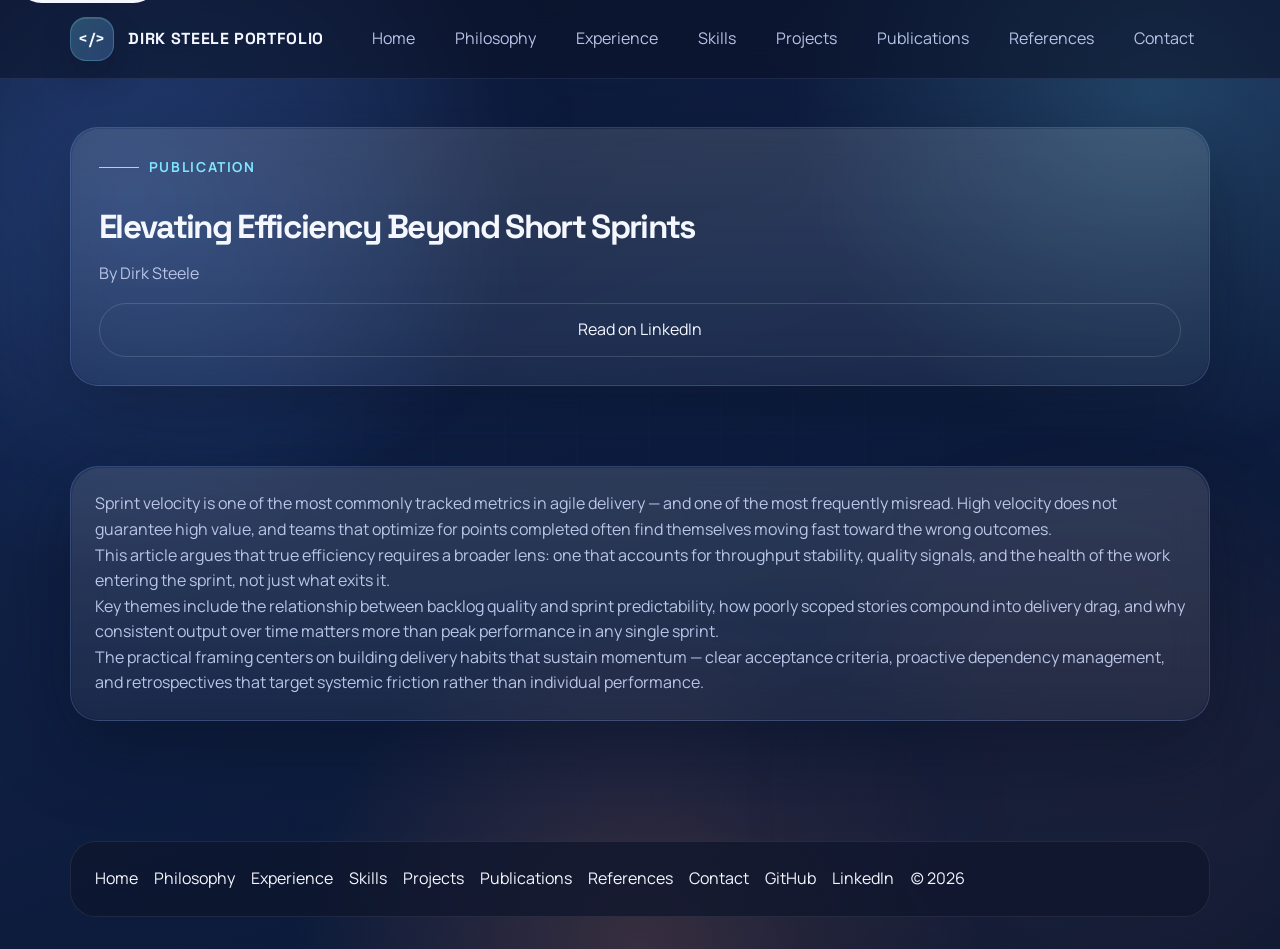
<file: elevating-efficiency.html>
<!DOCTYPE html>
<html lang="en">
  <head>
    <meta charset="UTF-8" />
    <meta name="viewport" content="width=device-width, initial-scale=1.0" />
    <meta
      name="description"
      content="Elevating Efficiency Beyond Short Sprints by Dirk Steele."
    />
    <title>Dirk Steele Portfolio | Elevating Efficiency Beyond Short Sprints</title>
    <link rel="preconnect" href="https://fonts.googleapis.com" />
    <link rel="preconnect" href="https://fonts.gstatic.com" crossorigin />
    <link
      href="https://fonts.googleapis.com/css2?family=Manrope:wght@400;500;600;700;800&family=Space+Grotesk:wght@500;700&display=swap"
      rel="stylesheet"
    />
    <link rel="stylesheet" href="styles.css" />
    <script src="script.js" defer></script>
  </head>
  <body>
    <div class="site-shell">
      <a class="skip-link" href="#main-content">Skip to content</a>
      <div class="grid-overlay" aria-hidden="true"></div>
      <div class="page-transition" aria-hidden="true"></div>

      <header class="site-header" data-site-header>
        <div class="nav-wrap">
          <a class="brand" href="index.html" aria-label="Go to home page">
            <span class="brand-mark" aria-hidden="true"><span>&lt;/&gt;</span></span>
            <span>DIRK STEELE PORTFOLIO</span>
          </a>
          <button class="nav-toggle" type="button" aria-label="Toggle navigation" aria-expanded="false" data-nav-toggle>
            <span class="nav-toggle-bar" aria-hidden="true"></span>
          </button>
          <nav class="nav-links" aria-label="Primary navigation" data-nav-menu>
            <a href="index.html" data-nav-link>Home</a>
            <a href="about.html" data-nav-link>Philosophy</a>
            <a href="experience.html" data-nav-link>Experience</a>
            <a href="skills.html" data-nav-link>Skills</a>
            <a href="projects.html" data-nav-link>Projects</a>
            <a href="publications.html" data-nav-link>Publications</a>
            <a href="references.html" data-nav-link>References</a>
            <a href="contact.html" data-nav-link>Contact</a>
          </nav>
        </div>
      </header>

      <main id="main-content" class="main-wrap">
        <section class="page-intro section">
          <div class="glass-card reveal">
            <span class="kicker">Publication</span>
            <h1>Elevating Efficiency Beyond Short Sprints</h1>
            <p>By Dirk Steele</p>
            <a class="button-ghost" href="https://www.linkedin.com/pulse/elevating-efficiency-beyond-short-sprints-dirk-steele-mlxee/" target="_blank" rel="noreferrer">Read on LinkedIn</a>
          </div>
        </section>

        <section class="section">
          <div class="glass-card reveal">
            <p>
              Sprint velocity is one of the most commonly tracked metrics in agile delivery — and one of the
              most frequently misread. High velocity does not guarantee high value, and teams that optimize
              for points completed often find themselves moving fast toward the wrong outcomes.
            </p>
            <p>
              This article argues that true efficiency requires a broader lens: one that accounts for
              throughput stability, quality signals, and the health of the work entering the sprint, not
              just what exits it.
            </p>
            <p>
              Key themes include the relationship between backlog quality and sprint predictability, how
              poorly scoped stories compound into delivery drag, and why consistent output over time matters
              more than peak performance in any single sprint.
            </p>
            <p>
              The practical framing centers on building delivery habits that sustain momentum — clear
              acceptance criteria, proactive dependency management, and retrospectives that target systemic
              friction rather than individual performance.
            </p>
          </div>
        </section>
      </main>

      <footer class="site-footer">
        <div class="footer-wrap">
          <div class="footer-meta">
            <nav class="footer-links" aria-label="Footer navigation">
              <a href="index.html">Home</a>
              <a href="about.html">Philosophy</a>
              <a href="experience.html">Experience</a>
              <a href="skills.html">Skills</a>
              <a href="projects.html">Projects</a>
              <a href="publications.html">Publications</a>
              <a href="references.html">References</a>
              <a href="contact.html">Contact</a>
            </nav>
            <div class="footer-social">
              <a href="https://github.com/dirkste" target="_blank" rel="noreferrer" aria-label="Open GitHub profile">
                <span>GitHub</span>
              </a>
              <a href="https://www.linkedin.com/in/dirksteele/" target="_blank" rel="noreferrer" aria-label="Open LinkedIn profile">
                <span>LinkedIn</span>
              </a>
              <span>(c) <span data-current-year></span></span>
            </div>
          </div>
        </div>
      </footer>
    </div>
  </body>
</html>
</file>
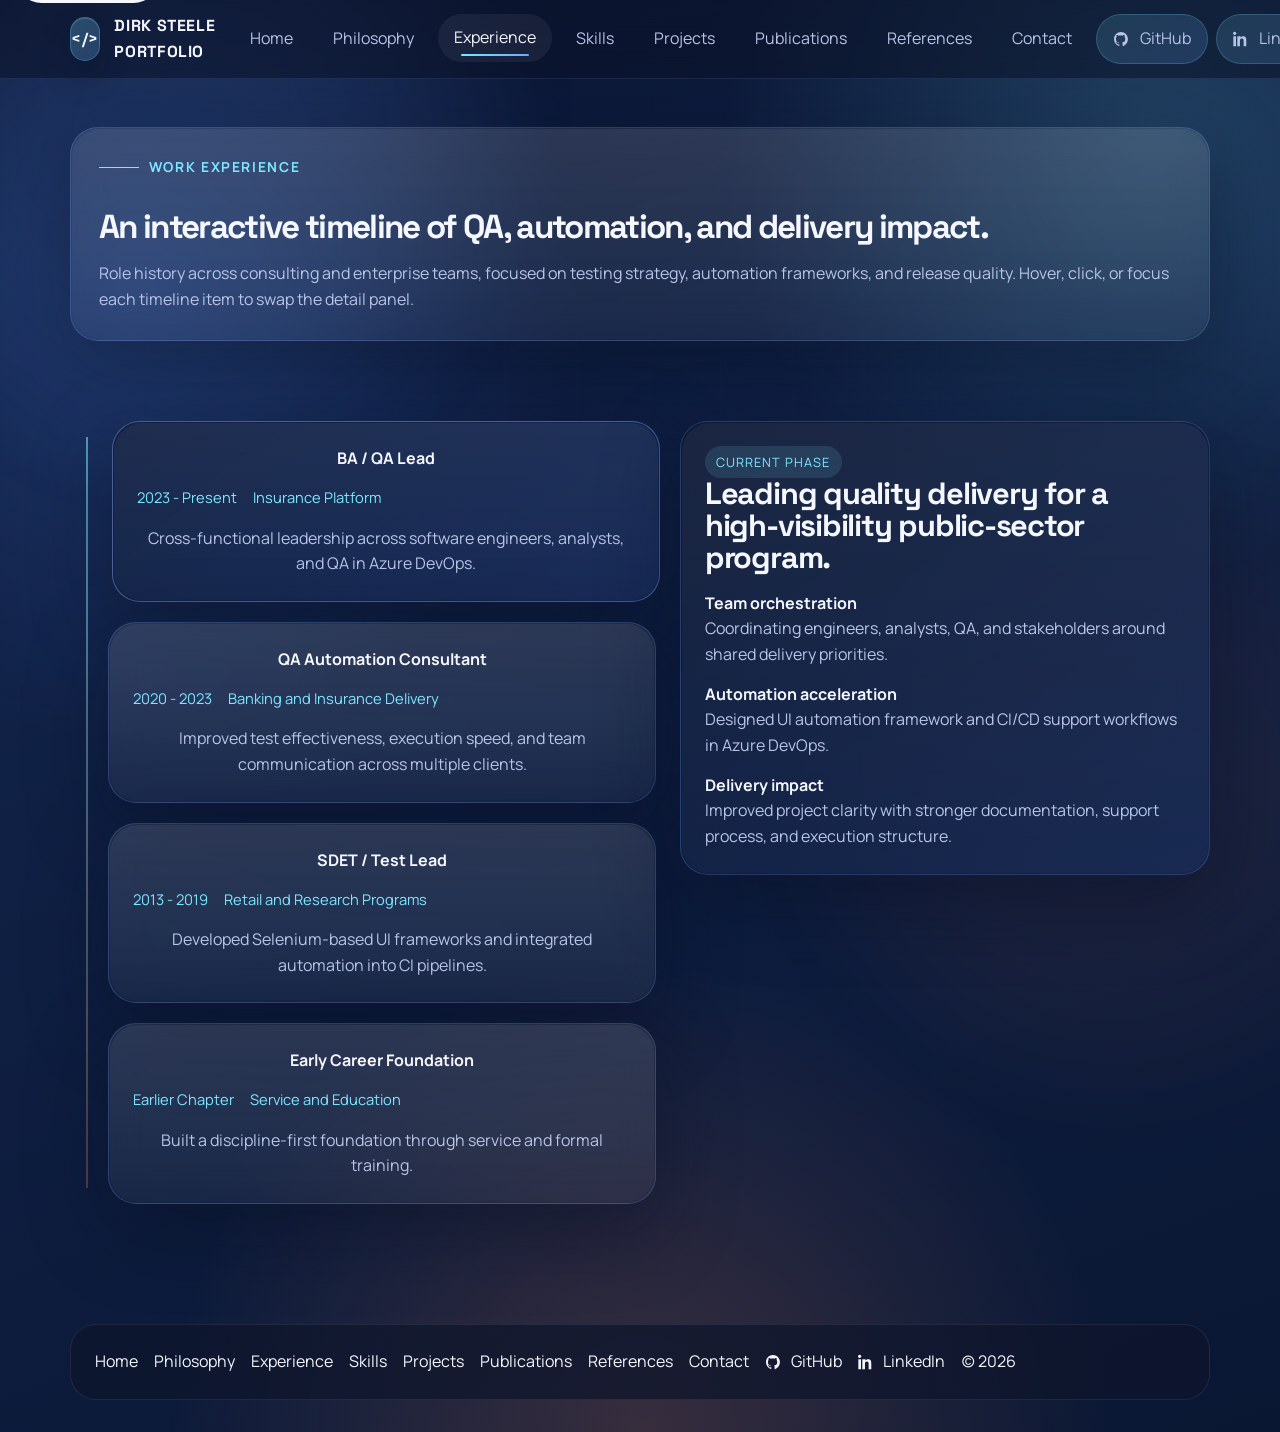
<file: experience.html>
<!DOCTYPE html>
<html lang="en">
  <head>
    <meta charset="UTF-8" />
    <meta name="viewport" content="width=device-width, initial-scale=1.0" />
    <meta name="description" content="Interactive work experience timeline for a technology and QA portfolio." />
    <title>Technology Portfolio | Experience</title>
    <link rel="preconnect" href="https://fonts.googleapis.com" />
    <link rel="preconnect" href="https://fonts.gstatic.com" crossorigin />
    <link
      href="https://fonts.googleapis.com/css2?family=Manrope:wght@400;500;600;700;800&family=Space+Grotesk:wght@500;700&display=swap"
      rel="stylesheet"
    />
    <link rel="stylesheet" href="styles.css" />
    <script src="script.js" defer></script>
  </head>
  <body>
    <div class="site-shell">
      <a class="skip-link" href="#main-content">Skip to content</a>
      <div class="grid-overlay" aria-hidden="true"></div>
      <div class="page-transition" aria-hidden="true"></div>
      <header class="site-header" data-site-header>
        <div class="nav-wrap">
          <a class="brand" href="index.html" aria-label="Go to home page">
            <span class="brand-mark" aria-hidden="true"><span>&lt;/&gt;</span></span>
            <span>DIRK STEELE PORTFOLIO</span>
          </a>
          <button class="nav-toggle" type="button" aria-label="Toggle navigation" aria-expanded="false" data-nav-toggle>
            <span class="nav-toggle-bar" aria-hidden="true"></span>
          </button>
          <nav class="nav-links" aria-label="Primary navigation" data-nav-menu>
            <a href="index.html" data-nav-link>Home</a>
            <a href="about.html" data-nav-link>Philosophy</a>
            <a href="experience.html" data-nav-link>Experience</a>
            <a href="skills.html" data-nav-link>Skills</a>
            <a href="projects.html" data-nav-link>Projects</a>
            <a href="publications.html" data-nav-link>Publications</a>
            <a href="references.html" data-nav-link>References</a>
            <a href="contact.html" data-nav-link>Contact</a>
            <a class="nav-github" href="https://github.com/dirkste" target="_blank" rel="noreferrer" aria-label="Open GitHub profile">
              <svg viewBox="0 0 24 24" aria-hidden="true" fill="currentColor">
                <path d="M12 1.5C6.2 1.5 1.5 6.3 1.5 12.2c0 4.8 3.1 8.8 7.3 10.2.5.1.7-.2.7-.5V20c-3 .7-3.7-1.3-3.7-1.3-.5-1.3-1.2-1.7-1.2-1.7-1-.7.1-.7.1-.7 1.1.1 1.7 1.1 1.7 1.1 1 .1 1.7.7 2.1 1.4.1-.7.4-1.2.7-1.5-2.4-.3-4.8-1.2-4.8-5.4 0-1.2.4-2.1 1.1-2.9-.1-.3-.5-1.4.1-2.9 0 0 .9-.3 3 .9.9-.2 1.8-.3 2.8-.3.9 0 1.9.1 2.8.3 2.1-1.2 3-.9 3-.9.6 1.5.2 2.6.1 2.9.7.8 1.1 1.7 1.1 2.9 0 4.2-2.5 5.1-4.8 5.4.4.3.8 1 .8 2v2.9c0 .3.2.6.7.5 4.2-1.4 7.3-5.5 7.3-10.2C22.5 6.3 17.8 1.5 12 1.5Z" />
              </svg>
              <span>GitHub</span>
            </a>

            <a
              class="nav-linkedin"
              href="https://www.linkedin.com/in/dirksteele/"
              target="_blank"
              rel="noreferrer"
              aria-label="Open LinkedIn profile"
            >
              <svg viewBox="0 0 24 24" aria-hidden="true" fill="currentColor">
                <path d="M4.98 3.5C4.98 4.88 3.87 6 2.5 6S0 4.88 0 3.5 1.11 1 2.48 1s2.5 1.12 2.5 2.5ZM.5 8h4v15h-4V8Zm7 0h3.83v2.05h.06c.53-1 1.83-2.05 3.77-2.05 4.03 0 4.77 2.65 4.77 6.09V23h-4v-7.68c0-1.83-.03-4.19-2.55-4.19-2.55 0-2.94 1.99-2.94 4.05V23h-4V8Z" />
              </svg>
              <span>LinkedIn</span>
            </a>
          </nav>
        </div>
      </header>

      <main id="main-content" class="main-wrap">
        <section class="page-intro section">
          <div class="glass-card reveal">
            <span class="kicker">Work Experience</span>
            <h1>An interactive timeline of QA, automation, and delivery impact.</h1>
            <p>
              Role history across consulting and enterprise teams, focused on testing strategy,
              automation frameworks, and release quality.
              Hover, click, or focus each timeline item to swap the detail panel.
            </p>
          </div>
        </section>

        <section class="section">
          <div class="split-layout">
            <div class="timeline reveal" aria-label="Experience timeline">
              <button class="timeline-card is-active" type="button" data-timeline-card="era-1" aria-pressed="true">
                <strong>BA / QA Lead</strong>
                <div class="timeline-meta">
                  <span>2023 - Present</span>
                  <span>Insurance Platform</span>
                </div>
                <p>Cross-functional leadership across software engineers, analysts, and QA in Azure DevOps.</p>
              </button>
              <button class="timeline-card" type="button" data-timeline-card="era-2" aria-pressed="false">
                <strong>QA Automation Consultant</strong>
                <div class="timeline-meta">
                  <span>2020 - 2023</span>
                  <span>Banking and Insurance Delivery</span>
                </div>
                <p>Improved test effectiveness, execution speed, and team communication across multiple clients.</p>
              </button>
              <button class="timeline-card" type="button" data-timeline-card="era-3" aria-pressed="false">
                <strong>SDET / Test Lead</strong>
                <div class="timeline-meta">
                  <span>2013 - 2019</span>
                  <span>Retail and Research Programs</span>
                </div>
                <p>Developed Selenium-based UI frameworks and integrated automation into CI pipelines.</p>
              </button>
              <button class="timeline-card" type="button" data-timeline-card="era-4" aria-pressed="false">
                <strong>Early Career Foundation</strong>
                <div class="timeline-meta">
                  <span>Earlier Chapter</span>
                  <span>Service and Education</span>
                </div>
                <p>Built a discipline-first foundation through service and formal training.</p>
              </button>
            </div>

            <aside class="timeline-panel reveal">
              <article class="glass-card accent" data-timeline-panel="era-1">
                <span class="eyebrow">Current Phase</span>
                <h2>Leading quality delivery for a high-visibility public-sector program.</h2>
                <ul class="metric-list">
                  <li>
                    <strong>Team orchestration</strong>
                    <p>Coordinating engineers, analysts, QA, and stakeholders around shared delivery priorities.</p>
                  </li>
                  <li>
                    <strong>Automation acceleration</strong>
                    <p>Designed UI automation framework and CI/CD support workflows in Azure DevOps.</p>
                  </li>
                  <li>
                    <strong>Delivery impact</strong>
                    <p>Improved project clarity with stronger documentation, support process, and execution structure.</p>
                  </li>
                </ul>
              </article>
              <article class="glass-card accent" data-timeline-panel="era-2" hidden>
                <span class="eyebrow">Consulting Chapter</span>
                <h2>Driving measurable automation and process gains across client teams.</h2>
                <ul class="metric-list">
                  <li>
                    <strong>Efficiency outcomes</strong>
                    <p>Implemented tooling changes that reduced repetitive test effort and accelerated execution.</p>
                  </li>
                  <li>
                    <strong>Testing and validation</strong>
                    <p>Balanced API/UI automation with practical manual validation in changing product environments.</p>
                  </li>
                  <li>
                    <strong>Communication model</strong>
                    <p>Improved onshore/offshore knowledge-sharing and team role clarity for better throughput.</p>
                  </li>
                </ul>
              </article>
              <article class="glass-card accent" data-timeline-panel="era-3" hidden>
                <span class="eyebrow">Product Chapter</span>
                <h2>Building reliable test infrastructure across retail and research initiatives.</h2>
                <ul class="metric-list">
                  <li>
                    <strong>Delivery cadence</strong>
                    <p>Supported consistent release cadence through stable automated checks and targeted manual validation.</p>
                  </li>
                  <li>
                    <strong>Debugging depth</strong>
                    <p>Investigated failing automation and application defects to identify root causes quickly.</p>
                  </li>
                  <li>
                    <strong>Stack range</strong>
                    <p>Worked across UI frameworks, service layers, and pipeline tooling in enterprise environments.</p>
                  </li>
                </ul>
              </article>
              <article class="glass-card accent" data-timeline-panel="era-4" hidden>
                <span class="eyebrow">Foundation</span>
                <h2>Early service and education experiences that shaped delivery discipline.</h2>
                <ul class="metric-list">
                  <li>
                    <strong>Fast learning curve</strong>
                    <p>Developed strong execution habits through environments that required consistency and accountability.</p>
                  </li>
                  <li>
                    <strong>Broad technical exposure</strong>
                    <p>Built versatility by adapting to new tools, teams, and operational constraints quickly.</p>
                  </li>
                  <li>
                    <strong>Habits that lasted</strong>
                    <p>Carried forward a quality-first mindset anchored in communication, ownership, and follow-through.</p>
                  </li>
                </ul>
              </article>
            </aside>
          </div>
        </section>
      </main>

      <footer class="site-footer">
        <div class="footer-wrap">
          <div class="footer-meta">
            <nav class="footer-links" aria-label="Footer navigation">
              <a href="index.html">Home</a>
              <a href="about.html">Philosophy</a>
              <a href="experience.html">Experience</a>
              <a href="skills.html">Skills</a>
              <a href="projects.html">Projects</a>
              <a href="publications.html">Publications</a>
              <a href="references.html">References</a>
              <a href="contact.html">Contact</a>
            </nav>
            <div class="footer-social">
              <a href="https://github.com/dirkste" target="_blank" rel="noreferrer" aria-label="Open GitHub profile">
                <svg viewBox="0 0 24 24" aria-hidden="true" fill="currentColor">
                  <path d="M12 1.5C6.2 1.5 1.5 6.3 1.5 12.2c0 4.8 3.1 8.8 7.3 10.2.5.1.7-.2.7-.5V20c-3 .7-3.7-1.3-3.7-1.3-.5-1.3-1.2-1.7-1.2-1.7-1-.7.1-.7.1-.7 1.1.1 1.7 1.1 1.7 1.1 1 .1 1.7.7 2.1 1.4.1-.7.4-1.2.7-1.5-2.4-.3-4.8-1.2-4.8-5.4 0-1.2.4-2.1 1.1-2.9-.1-.3-.5-1.4.1-2.9 0 0 .9-.3 3 .9.9-.2 1.8-.3 2.8-.3.9 0 1.9.1 2.8.3 2.1-1.2 3-.9 3-.9.6 1.5.2 2.6.1 2.9.7.8 1.1 1.7 1.1 2.9 0 4.2-2.5 5.1-4.8 5.4.4.3.8 1 .8 2v2.9c0 .3.2.6.7.5 4.2-1.4 7.3-5.5 7.3-10.2C22.5 6.3 17.8 1.5 12 1.5Z" />
                </svg>
                <span>GitHub</span>
              </a>

              <a href="https://www.linkedin.com/in/dirksteele/" target="_blank" rel="noreferrer" aria-label="Open LinkedIn profile">
                <svg viewBox="0 0 24 24" aria-hidden="true" fill="currentColor">
                  <path d="M4.98 3.5C4.98 4.88 3.87 6 2.5 6S0 4.88 0 3.5 1.11 1 2.48 1s2.5 1.12 2.5 2.5ZM.5 8h4v15h-4V8Zm7 0h3.83v2.05h.06c.53-1 1.83-2.05 3.77-2.05 4.03 0 4.77 2.65 4.77 6.09V23h-4v-7.68c0-1.83-.03-4.19-2.55-4.19-2.55 0-2.94 1.99-2.94 4.05V23h-4V8Z" />
                </svg>
                <span>LinkedIn</span>
              </a>
              <span>(c) <span data-current-year></span></span>
            </div>
          </div>
        </div>
      </footer>
    </div>
  </body>
</html>
</file>
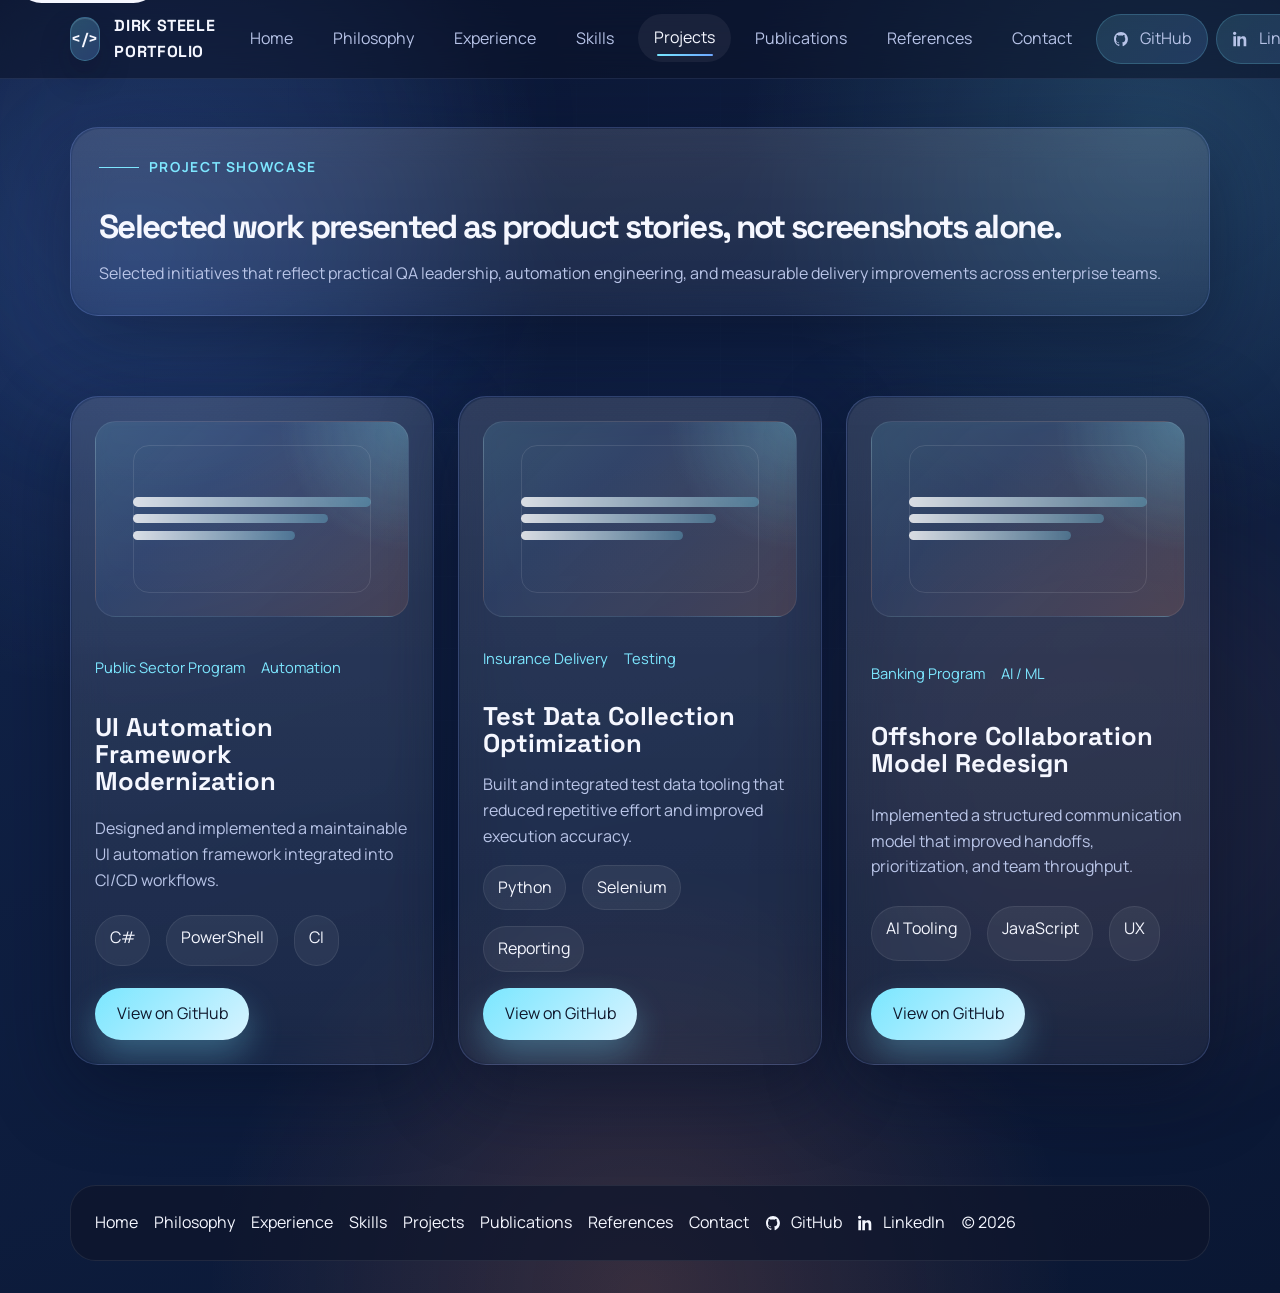
<file: projects.html>
<!DOCTYPE html>
<html lang="en">
  <head>
    <meta charset="UTF-8" />
    <meta name="viewport" content="width=device-width, initial-scale=1.0" />
    <meta name="description" content="Project showcase highlighting QA automation, delivery process, and quality engineering outcomes." />
    <title>Technology Portfolio | Projects</title>
    <link rel="preconnect" href="https://fonts.googleapis.com" />
    <link rel="preconnect" href="https://fonts.gstatic.com" crossorigin />
    <link
      href="https://fonts.googleapis.com/css2?family=Manrope:wght@400;500;600;700;800&family=Space+Grotesk:wght@500;700&display=swap"
      rel="stylesheet"
    />
    <link rel="stylesheet" href="styles.css" />
    <script src="script.js" defer></script>
  </head>
  <body>
    <div class="site-shell">
      <a class="skip-link" href="#main-content">Skip to content</a>
      <div class="grid-overlay" aria-hidden="true"></div>
      <div class="page-transition" aria-hidden="true"></div>
      <header class="site-header" data-site-header>
        <div class="nav-wrap">
          <a class="brand" href="index.html" aria-label="Go to home page">
            <span class="brand-mark" aria-hidden="true"><span>&lt;/&gt;</span></span>
            <span>DIRK STEELE PORTFOLIO</span>
          </a>
          <button class="nav-toggle" type="button" aria-label="Toggle navigation" aria-expanded="false" data-nav-toggle>
            <span class="nav-toggle-bar" aria-hidden="true"></span>
          </button>
          <nav class="nav-links" aria-label="Primary navigation" data-nav-menu>
            <a href="index.html" data-nav-link>Home</a>
            <a href="about.html" data-nav-link>Philosophy</a>
            <a href="experience.html" data-nav-link>Experience</a>
            <a href="skills.html" data-nav-link>Skills</a>
            <a href="projects.html" data-nav-link>Projects</a>
            <a href="publications.html" data-nav-link>Publications</a>
            <a href="references.html" data-nav-link>References</a>
            <a href="contact.html" data-nav-link>Contact</a>
            <a class="nav-github" href="https://github.com/dirkste" target="_blank" rel="noreferrer" aria-label="Open GitHub profile">
              <svg viewBox="0 0 24 24" aria-hidden="true" fill="currentColor">
                <path d="M12 1.5C6.2 1.5 1.5 6.3 1.5 12.2c0 4.8 3.1 8.8 7.3 10.2.5.1.7-.2.7-.5V20c-3 .7-3.7-1.3-3.7-1.3-.5-1.3-1.2-1.7-1.2-1.7-1-.7.1-.7.1-.7 1.1.1 1.7 1.1 1.7 1.1 1 .1 1.7.7 2.1 1.4.1-.7.4-1.2.7-1.5-2.4-.3-4.8-1.2-4.8-5.4 0-1.2.4-2.1 1.1-2.9-.1-.3-.5-1.4.1-2.9 0 0 .9-.3 3 .9.9-.2 1.8-.3 2.8-.3.9 0 1.9.1 2.8.3 2.1-1.2 3-.9 3-.9.6 1.5.2 2.6.1 2.9.7.8 1.1 1.7 1.1 2.9 0 4.2-2.5 5.1-4.8 5.4.4.3.8 1 .8 2v2.9c0 .3.2.6.7.5 4.2-1.4 7.3-5.5 7.3-10.2C22.5 6.3 17.8 1.5 12 1.5Z" />
              </svg>
              <span>GitHub</span>
            </a>

            <a
              class="nav-linkedin"
              href="https://www.linkedin.com/in/dirksteele/"
              target="_blank"
              rel="noreferrer"
              aria-label="Open LinkedIn profile"
            >
              <svg viewBox="0 0 24 24" aria-hidden="true" fill="currentColor">
                <path d="M4.98 3.5C4.98 4.88 3.87 6 2.5 6S0 4.88 0 3.5 1.11 1 2.48 1s2.5 1.12 2.5 2.5ZM.5 8h4v15h-4V8Zm7 0h3.83v2.05h.06c.53-1 1.83-2.05 3.77-2.05 4.03 0 4.77 2.65 4.77 6.09V23h-4v-7.68c0-1.83-.03-4.19-2.55-4.19-2.55 0-2.94 1.99-2.94 4.05V23h-4V8Z" />
              </svg>
              <span>LinkedIn</span>
            </a>
          </nav>
        </div>
      </header>

      <main id="main-content" class="main-wrap">
        <section class="page-intro section">
          <div class="glass-card reveal">
            <span class="kicker">Project Showcase</span>
            <h1>Selected work presented as product stories, not screenshots alone.</h1>
            <p>
              Selected initiatives that reflect practical QA leadership, automation engineering,
              and measurable delivery improvements across enterprise teams.
            </p>
          </div>
        </section>

        <section class="section">
          <div class="projects-grid">
            <article class="project-card reveal" data-tilt>
              <div class="project-visual" aria-hidden="true">
                <div class="project-code">
                  <span></span>
                  <span></span>
                  <span></span>
                </div>
              </div>
              <div class="card-meta">
                <span>Public Sector Program</span>
                <span>Automation</span>
              </div>
              <h3>UI Automation Framework Modernization</h3>
              <p>Designed and implemented a maintainable UI automation framework integrated into CI/CD workflows.</p>
              <div class="chip-row">
                <span>C#</span>
                <span>PowerShell</span>
                <span>CI</span>
              </div>
              <div class="project-links">
                <a class="button" href="https://github.com/dirkatavis/Compass-Framework" target="_blank" rel="noreferrer">View on GitHub</a>
              </div>
            </article>
            <article class="project-card reveal" data-tilt>
              <div class="project-visual" aria-hidden="true">
                <div class="project-code">
                  <span></span>
                  <span></span>
                  <span></span>
                </div>
              </div>
              <div class="card-meta">
                <span>Insurance Delivery</span>
                <span>Testing</span>
              </div>
              <h3>Test Data Collection Optimization</h3>
              <p>Built and integrated test data tooling that reduced repetitive effort and improved execution accuracy.</p>
              <div class="chip-row">
                <span>Python</span>
                <span>Selenium</span>
                <span>Reporting</span>
              </div>
              <div class="project-links">
                <a class="button" href="https://github.com/dirkatavis/CDK" target="_blank" rel="noreferrer">View on GitHub</a>
              </div>
            </article>
            <article class="project-card reveal" data-tilt>
              <div class="project-visual" aria-hidden="true">
                <div class="project-code">
                  <span></span>
                  <span></span>
                  <span></span>
                </div>
              </div>
              <div class="card-meta">
                <span>Banking Program</span>
                <span>AI / ML</span>
              </div>
              <h3>Offshore Collaboration Model Redesign</h3>
              <p>Implemented a structured communication model that improved handoffs, prioritization, and team throughput.</p>
              <div class="chip-row">
                <span>AI Tooling</span>
                <span>JavaScript</span>
                <span>UX</span>
              </div>
              <div class="project-links">
                <a class="button" href="https://github.com/dirkatavis/CGI" target="_blank" rel="noreferrer">View on GitHub</a>
              </div>
            </article>
          </div>
        </section>
      </main>

      <footer class="site-footer">
        <div class="footer-wrap">
          <div class="footer-meta">
            <nav class="footer-links" aria-label="Footer navigation">
              <a href="index.html">Home</a>
              <a href="about.html">Philosophy</a>
              <a href="experience.html">Experience</a>
              <a href="skills.html">Skills</a>
              <a href="projects.html">Projects</a>
              <a href="publications.html">Publications</a>
              <a href="references.html">References</a>
              <a href="contact.html">Contact</a>
            </nav>
            <div class="footer-social">
              <a href="https://github.com/dirkste" target="_blank" rel="noreferrer" aria-label="Open GitHub profile">
                <svg viewBox="0 0 24 24" aria-hidden="true" fill="currentColor">
                  <path d="M12 1.5C6.2 1.5 1.5 6.3 1.5 12.2c0 4.8 3.1 8.8 7.3 10.2.5.1.7-.2.7-.5V20c-3 .7-3.7-1.3-3.7-1.3-.5-1.3-1.2-1.7-1.2-1.7-1-.7.1-.7.1-.7 1.1.1 1.7 1.1 1.7 1.1 1 .1 1.7.7 2.1 1.4.1-.7.4-1.2.7-1.5-2.4-.3-4.8-1.2-4.8-5.4 0-1.2.4-2.1 1.1-2.9-.1-.3-.5-1.4.1-2.9 0 0 .9-.3 3 .9.9-.2 1.8-.3 2.8-.3.9 0 1.9.1 2.8.3 2.1-1.2 3-.9 3-.9.6 1.5.2 2.6.1 2.9.7.8 1.1 1.7 1.1 2.9 0 4.2-2.5 5.1-4.8 5.4.4.3.8 1 .8 2v2.9c0 .3.2.6.7.5 4.2-1.4 7.3-5.5 7.3-10.2C22.5 6.3 17.8 1.5 12 1.5Z" />
                </svg>
                <span>GitHub</span>
              </a>

              <a href="https://www.linkedin.com/in/dirksteele/" target="_blank" rel="noreferrer" aria-label="Open LinkedIn profile">
                <svg viewBox="0 0 24 24" aria-hidden="true" fill="currentColor">
                  <path d="M4.98 3.5C4.98 4.88 3.87 6 2.5 6S0 4.88 0 3.5 1.11 1 2.48 1s2.5 1.12 2.5 2.5ZM.5 8h4v15h-4V8Zm7 0h3.83v2.05h.06c.53-1 1.83-2.05 3.77-2.05 4.03 0 4.77 2.65 4.77 6.09V23h-4v-7.68c0-1.83-.03-4.19-2.55-4.19-2.55 0-2.94 1.99-2.94 4.05V23h-4V8Z" />
                </svg>
                <span>LinkedIn</span>
              </a>
              <span>(c) <span data-current-year></span></span>
            </div>
          </div>
        </div>
      </footer>
    </div>
  </body>
</html>
</file>
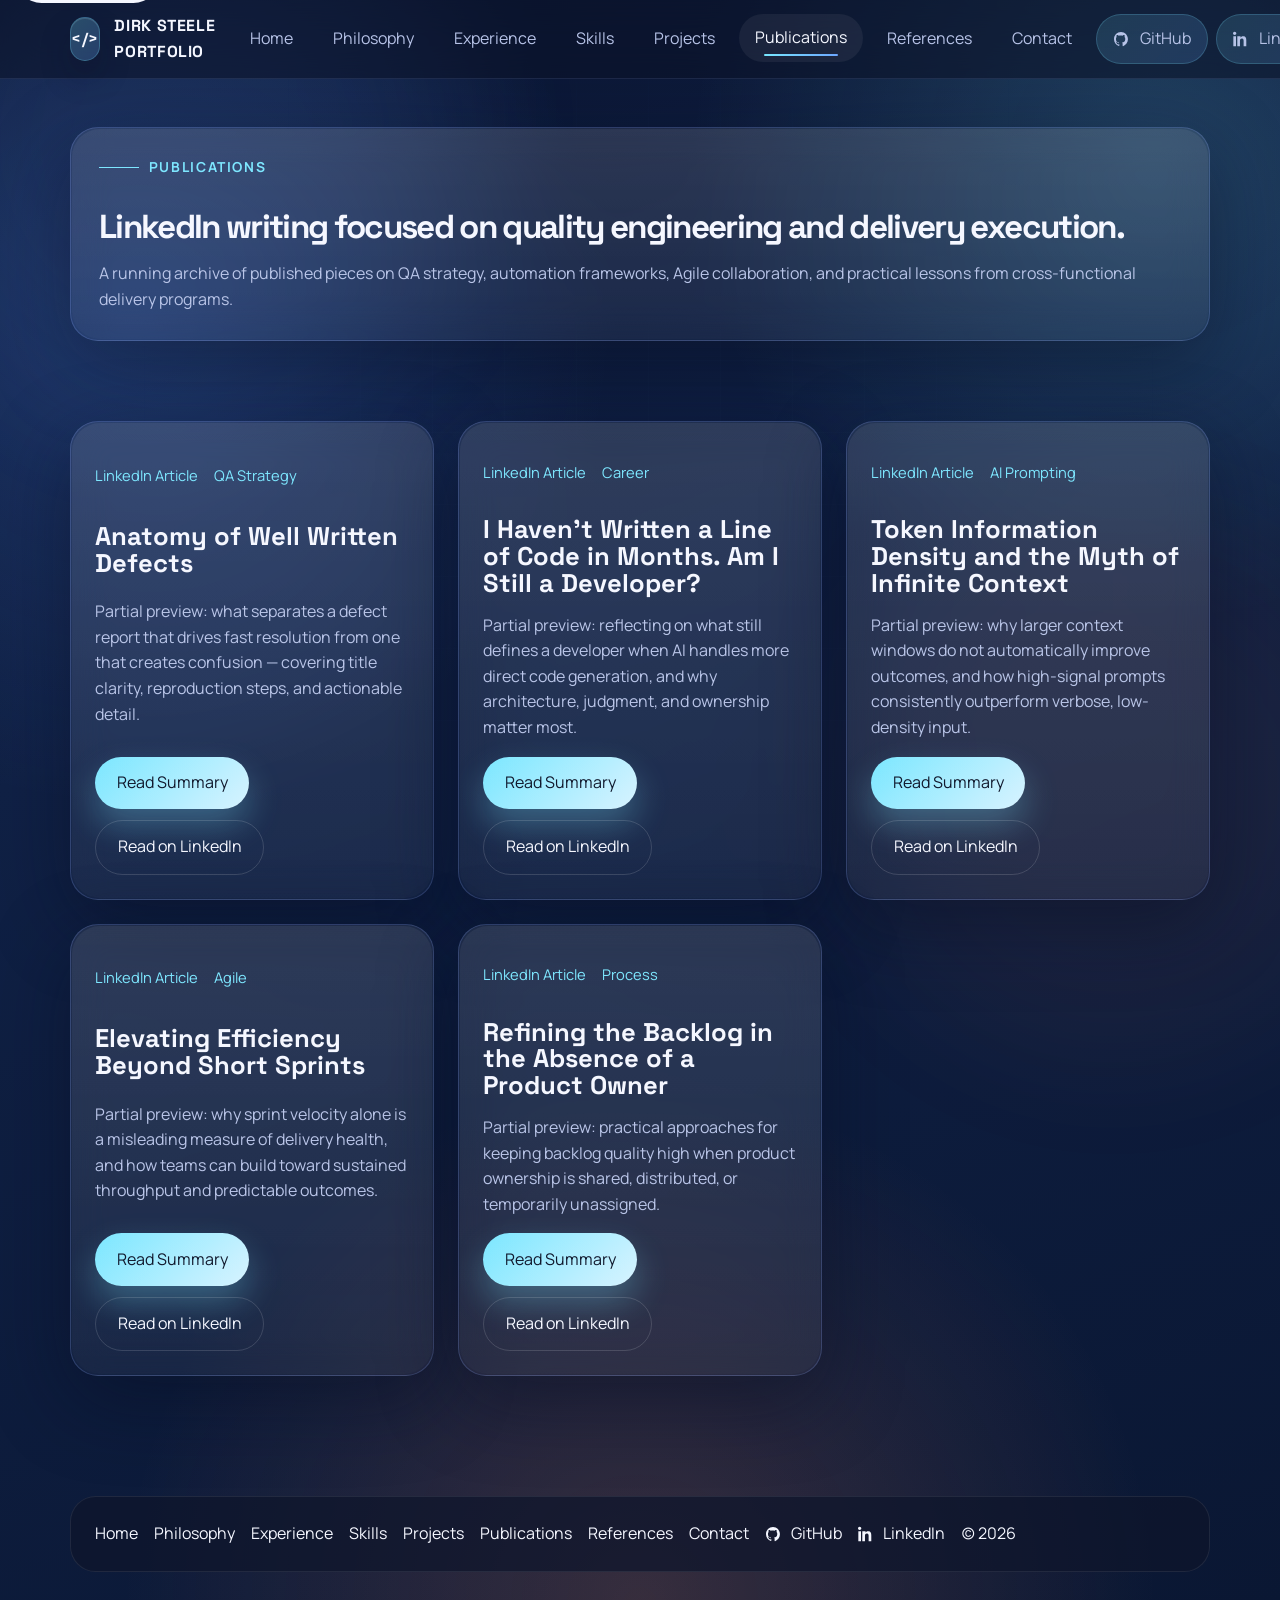
<file: publications.html>
<!DOCTYPE html>
<html lang="en">
  <head>
    <meta charset="UTF-8" />
    <meta name="viewport" content="width=device-width, initial-scale=1.0" />
    <meta name="description" content="Publication highlights and LinkedIn article archive for a technology and QA professional." />
    <title>Technology Portfolio | Publications</title>
    <link rel="preconnect" href="https://fonts.googleapis.com" />
    <link rel="preconnect" href="https://fonts.gstatic.com" crossorigin />
    <link
      href="https://fonts.googleapis.com/css2?family=Manrope:wght@400;500;600;700;800&family=Space+Grotesk:wght@500;700&display=swap"
      rel="stylesheet"
    />
    <link rel="stylesheet" href="styles.css" />
    <script src="script.js" defer></script>
  </head>
  <body>
    <div class="site-shell">
      <a class="skip-link" href="#main-content">Skip to content</a>
      <div class="grid-overlay" aria-hidden="true"></div>
      <div class="page-transition" aria-hidden="true"></div>
      <header class="site-header" data-site-header>
        <div class="nav-wrap">
          <a class="brand" href="index.html" aria-label="Go to home page">
            <span class="brand-mark" aria-hidden="true"><span>&lt;/&gt;</span></span>
            <span>DIRK STEELE PORTFOLIO</span>
          </a>
          <button class="nav-toggle" type="button" aria-label="Toggle navigation" aria-expanded="false" data-nav-toggle>
            <span class="nav-toggle-bar" aria-hidden="true"></span>
          </button>
          <nav class="nav-links" aria-label="Primary navigation" data-nav-menu>
            <a href="index.html" data-nav-link>Home</a>
            <a href="about.html" data-nav-link>Philosophy</a>
            <a href="experience.html" data-nav-link>Experience</a>
            <a href="skills.html" data-nav-link>Skills</a>
            <a href="projects.html" data-nav-link>Projects</a>
            <a href="publications.html" data-nav-link>Publications</a>
            <a href="references.html" data-nav-link>References</a>
            <a href="contact.html" data-nav-link>Contact</a>
            <a class="nav-github" href="https://github.com/dirkste" target="_blank" rel="noreferrer" aria-label="Open GitHub profile">
              <svg viewBox="0 0 24 24" aria-hidden="true" fill="currentColor">
                <path d="M12 1.5C6.2 1.5 1.5 6.3 1.5 12.2c0 4.8 3.1 8.8 7.3 10.2.5.1.7-.2.7-.5V20c-3 .7-3.7-1.3-3.7-1.3-.5-1.3-1.2-1.7-1.2-1.7-1-.7.1-.7.1-.7 1.1.1 1.7 1.1 1.7 1.1 1 .1 1.7.7 2.1 1.4.1-.7.4-1.2.7-1.5-2.4-.3-4.8-1.2-4.8-5.4 0-1.2.4-2.1 1.1-2.9-.1-.3-.5-1.4.1-2.9 0 0 .9-.3 3 .9.9-.2 1.8-.3 2.8-.3.9 0 1.9.1 2.8.3 2.1-1.2 3-.9 3-.9.6 1.5.2 2.6.1 2.9.7.8 1.1 1.7 1.1 2.9 0 4.2-2.5 5.1-4.8 5.4.4.3.8 1 .8 2v2.9c0 .3.2.6.7.5 4.2-1.4 7.3-5.5 7.3-10.2C22.5 6.3 17.8 1.5 12 1.5Z" />
              </svg>
              <span>GitHub</span>
            </a>

            <a
              class="nav-linkedin"
              href="https://www.linkedin.com/in/dirksteele/"
              target="_blank"
              rel="noreferrer"
              aria-label="Open LinkedIn profile"
            >
              <svg viewBox="0 0 24 24" aria-hidden="true" fill="currentColor">
                <path d="M4.98 3.5C4.98 4.88 3.87 6 2.5 6S0 4.88 0 3.5 1.11 1 2.48 1s2.5 1.12 2.5 2.5ZM.5 8h4v15h-4V8Zm7 0h3.83v2.05h.06c.53-1 1.83-2.05 3.77-2.05 4.03 0 4.77 2.65 4.77 6.09V23h-4v-7.68c0-1.83-.03-4.19-2.55-4.19-2.55 0-2.94 1.99-2.94 4.05V23h-4V8Z" />
              </svg>
              <span>LinkedIn</span>
            </a>
          </nav>
        </div>
      </header>

      <main id="main-content" class="main-wrap">
        <section class="page-intro section">
          <div class="glass-card reveal">
            <span class="kicker">Publications</span>
            <h1>LinkedIn writing focused on quality engineering and delivery execution.</h1>
            <p>
              A running archive of published pieces on QA strategy, automation frameworks, Agile collaboration,
              and practical lessons from cross-functional delivery programs.
            </p>
          </div>
        </section>

        <section class="section">
          <div class="projects-grid">
            <article class="project-card reveal" data-tilt>
              <div class="card-meta">
                <span>LinkedIn Article</span>
                <span>QA Strategy</span>
              </div>
              <h3>Anatomy of Well Written Defects</h3>
              <p>
                Partial preview: what separates a defect report that drives fast resolution from one that
                creates confusion — covering title clarity, reproduction steps, and actionable detail.
              </p>
              <div class="project-links">
                <a class="button" href="bug-article.html">Read Summary</a>
                <a class="button-ghost" href="https://www.linkedin.com/pulse/anatomy-well-written-defects-dirk-steele-mat9e/" target="_blank" rel="noreferrer">Read on LinkedIn</a>
              </div>
            </article>

            <article class="project-card reveal" data-tilt>
              <div class="card-meta">
                <span>LinkedIn Article</span>
                <span>Career</span>
              </div>
              <h3>I Haven't Written a Line of Code in Months. Am I Still a Developer?</h3>
              <p>
                Partial preview: reflecting on what still defines a developer when AI handles more direct code
                generation, and why architecture, judgment, and ownership matter most.
              </p>
              <div class="project-links">
                <a class="button" href="Am-I-Still-Developer.html">Read Summary</a>
                <a class="button-ghost" href="https://www.linkedin.com/pulse/i-havent-written-line-code-months-am-still-developer-dirk-steele-sogfe/" target="_blank" rel="noreferrer">Read on LinkedIn</a>
              </div>
            </article>

            <article class="project-card reveal" data-tilt>
              <div class="card-meta">
                <span>LinkedIn Article</span>
                <span>AI Prompting</span>
              </div>
              <h3>Token Information Density and the Myth of Infinite Context</h3>
              <p>
                Partial preview: why larger context windows do not automatically improve outcomes, and how
                high-signal prompts consistently outperform verbose, low-density input.
              </p>
              <div class="project-links">
                <a class="button" href="tokens.html">Read Summary</a>
                <a class="button-ghost" href="https://www.linkedin.com/pulse/token-information-density-getting-most-out-your-ai-chat-dirk-steele-3gh1e/" target="_blank" rel="noreferrer">Read on LinkedIn</a>
              </div>
            </article>

            <article class="project-card reveal" data-tilt>
              <div class="card-meta">
                <span>LinkedIn Article</span>
                <span>Agile</span>
              </div>
              <h3>Elevating Efficiency Beyond Short Sprints</h3>
              <p>
                Partial preview: why sprint velocity alone is a misleading measure of delivery health, and
                how teams can build toward sustained throughput and predictable outcomes.
              </p>
              <div class="project-links">
                <a class="button" href="elevating-efficiency.html">Read Summary</a>
                <a class="button-ghost" href="https://www.linkedin.com/pulse/elevating-efficiency-beyond-short-sprints-dirk-steele-mlxee/" target="_blank" rel="noreferrer">Read on LinkedIn</a>
              </div>
            </article>

            <article class="project-card reveal" data-tilt>
              <div class="card-meta">
                <span>LinkedIn Article</span>
                <span>Process</span>
              </div>
              <h3>Refining the Backlog in the Absence of a Product Owner</h3>
              <p>
                Partial preview: practical approaches for keeping backlog quality high when product ownership
                is shared, distributed, or temporarily unassigned.
              </p>
              <div class="project-links">
                <a class="button" href="refining-backlog.html">Read Summary</a>
                <a class="button-ghost" href="https://www.linkedin.com/pulse/refining-backlog-absence-product-owner-dirk-steele-2g4pe/" target="_blank" rel="noreferrer">Read on LinkedIn</a>
              </div>
            </article>
          </div>
        </section>
      </main>

      <footer class="site-footer">
        <div class="footer-wrap">
          <div class="footer-meta">
            <nav class="footer-links" aria-label="Footer navigation">
              <a href="index.html">Home</a>
              <a href="about.html">Philosophy</a>
              <a href="experience.html">Experience</a>
              <a href="skills.html">Skills</a>
              <a href="projects.html">Projects</a>
              <a href="publications.html">Publications</a>
              <a href="references.html">References</a>
              <a href="contact.html">Contact</a>
            </nav>
            <div class="footer-social">
              <a href="https://github.com/dirkste" target="_blank" rel="noreferrer" aria-label="Open GitHub profile">
                <svg viewBox="0 0 24 24" aria-hidden="true" fill="currentColor">
                  <path d="M12 1.5C6.2 1.5 1.5 6.3 1.5 12.2c0 4.8 3.1 8.8 7.3 10.2.5.1.7-.2.7-.5V20c-3 .7-3.7-1.3-3.7-1.3-.5-1.3-1.2-1.7-1.2-1.7-1-.7.1-.7.1-.7 1.1.1 1.7 1.1 1.7 1.1 1 .1 1.7.7 2.1 1.4.1-.7.4-1.2.7-1.5-2.4-.3-4.8-1.2-4.8-5.4 0-1.2.4-2.1 1.1-2.9-.1-.3-.5-1.4.1-2.9 0 0 .9-.3 3 .9.9-.2 1.8-.3 2.8-.3.9 0 1.9.1 2.8.3 2.1-1.2 3-.9 3-.9.6 1.5.2 2.6.1 2.9.7.8 1.1 1.7 1.1 2.9 0 4.2-2.5 5.1-4.8 5.4.4.3.8 1 .8 2v2.9c0 .3.2.6.7.5 4.2-1.4 7.3-5.5 7.3-10.2C22.5 6.3 17.8 1.5 12 1.5Z" />
                </svg>
                <span>GitHub</span>
              </a>

              <a href="https://www.linkedin.com/in/dirksteele/" target="_blank" rel="noreferrer" aria-label="Open LinkedIn profile">
                <svg viewBox="0 0 24 24" aria-hidden="true" fill="currentColor">
                  <path d="M4.98 3.5C4.98 4.88 3.87 6 2.5 6S0 4.88 0 3.5 1.11 1 2.48 1s2.5 1.12 2.5 2.5ZM.5 8h4v15h-4V8Zm7 0h3.83v2.05h.06c.53-1 1.83-2.05 3.77-2.05 4.03 0 4.77 2.65 4.77 6.09V23h-4v-7.68c0-1.83-.03-4.19-2.55-4.19-2.55 0-2.94 1.99-2.94 4.05V23h-4V8Z" />
                </svg>
                <span>LinkedIn</span>
              </a>
              <span>(c) <span data-current-year></span></span>
            </div>
          </div>
        </div>
      </footer>
    </div>
  </body>
</html>
</file>
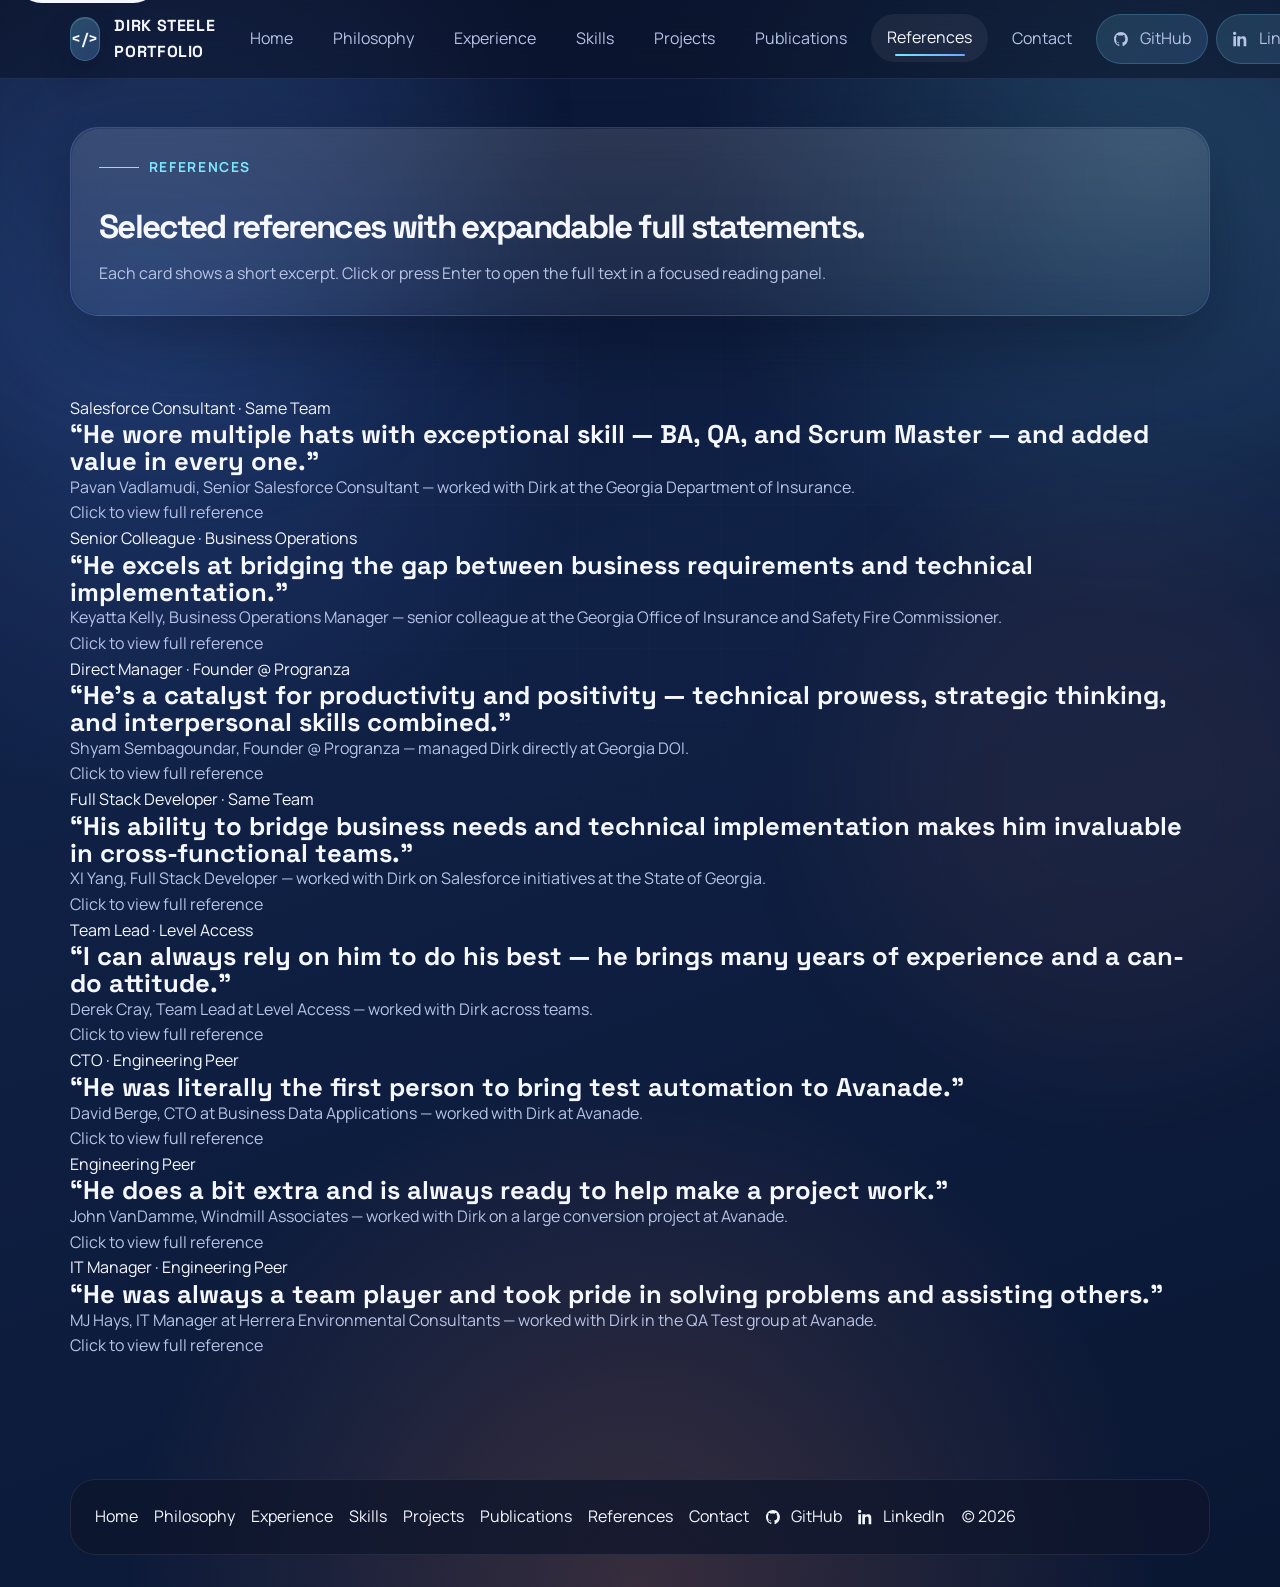
<file: references.html>
<!DOCTYPE html>
<html lang="en">
  <head>
    <meta charset="UTF-8" />
    <meta name="viewport" content="width=device-width, initial-scale=1.0" />
    <meta name="description" content="Professional references with expandable full statements." />
    <title>Technology Portfolio | References</title>
    <link rel="preconnect" href="https://fonts.googleapis.com" />
    <link rel="preconnect" href="https://fonts.gstatic.com" crossorigin />
    <link
      href="https://fonts.googleapis.com/css2?family=Manrope:wght@400;500;600;700;800&family=Space+Grotesk:wght@500;700&display=swap"
      rel="stylesheet"
    />
    <link rel="stylesheet" href="styles.css" />
    <script src="script.js" defer></script>
  </head>
  <body>
    <div class="site-shell">
      <a class="skip-link" href="#main-content">Skip to content</a>
      <div class="grid-overlay" aria-hidden="true"></div>
      <div class="page-transition" aria-hidden="true"></div>
      <header class="site-header" data-site-header>
        <div class="nav-wrap">
          <a class="brand" href="index.html" aria-label="Go to home page">
            <span class="brand-mark" aria-hidden="true"><span>&lt;/&gt;</span></span>
            <span>DIRK STEELE PORTFOLIO</span>
          </a>
          <button class="nav-toggle" type="button" aria-label="Toggle navigation" aria-expanded="false" data-nav-toggle>
            <span class="nav-toggle-bar" aria-hidden="true"></span>
          </button>
          <nav class="nav-links" aria-label="Primary navigation" data-nav-menu>
            <a href="index.html" data-nav-link>Home</a>
            <a href="about.html" data-nav-link>Philosophy</a>
            <a href="experience.html" data-nav-link>Experience</a>
            <a href="skills.html" data-nav-link>Skills</a>
            <a href="projects.html" data-nav-link>Projects</a>
            <a href="publications.html" data-nav-link>Publications</a>
            <a href="references.html" data-nav-link>References</a>
            <a href="contact.html" data-nav-link>Contact</a>
            <a class="nav-github" href="https://github.com/dirkste" target="_blank" rel="noreferrer" aria-label="Open GitHub profile">
              <svg viewBox="0 0 24 24" aria-hidden="true" fill="currentColor">
                <path d="M12 1.5C6.2 1.5 1.5 6.3 1.5 12.2c0 4.8 3.1 8.8 7.3 10.2.5.1.7-.2.7-.5V20c-3 .7-3.7-1.3-3.7-1.3-.5-1.3-1.2-1.7-1.2-1.7-1-.7.1-.7.1-.7 1.1.1 1.7 1.1 1.7 1.1 1 .1 1.7.7 2.1 1.4.1-.7.4-1.2.7-1.5-2.4-.3-4.8-1.2-4.8-5.4 0-1.2.4-2.1 1.1-2.9-.1-.3-.5-1.4.1-2.9 0 0 .9-.3 3 .9.9-.2 1.8-.3 2.8-.3.9 0 1.9.1 2.8.3 2.1-1.2 3-.9 3-.9.6 1.5.2 2.6.1 2.9.7.8 1.1 1.7 1.1 2.9 0 4.2-2.5 5.1-4.8 5.4.4.3.8 1 .8 2v2.9c0 .3.2.6.7.5 4.2-1.4 7.3-5.5 7.3-10.2C22.5 6.3 17.8 1.5 12 1.5Z" />
              </svg>
              <span>GitHub</span>
            </a>

            <a
              class="nav-linkedin"
              href="https://www.linkedin.com/in/dirksteele/"
              target="_blank"
              rel="noreferrer"
              aria-label="Open LinkedIn profile"
            >
              <svg viewBox="0 0 24 24" aria-hidden="true" fill="currentColor">
                <path d="M4.98 3.5C4.98 4.88 3.87 6 2.5 6S0 4.88 0 3.5 1.11 1 2.48 1s2.5 1.12 2.5 2.5ZM.5 8h4v15h-4V8Zm7 0h3.83v2.05h.06c.53-1 1.83-2.05 3.77-2.05 4.03 0 4.77 2.65 4.77 6.09V23h-4v-7.68c0-1.83-.03-4.19-2.55-4.19-2.55 0-2.94 1.99-2.94 4.05V23h-4V8Z" />
              </svg>
              <span>LinkedIn</span>
            </a>
          </nav>
        </div>
      </header>

      <main id="main-content" class="main-wrap">
        <section class="page-intro section">
          <div class="glass-card reveal">
            <span class="kicker">References</span>
            <h1>Selected references with expandable full statements.</h1>
            <p>
              Each card shows a short excerpt. Click or press Enter to open the full text in a focused reading panel.
            </p>
          </div>
        </section>

        <section class="section">
          <div class=”references-grid”>
            <article
              class=”reference-card reveal”
              tabindex=”0”
              role=”button”
              aria-label=”Open full reference from Pavan Vadlamudi, Senior Salesforce Consultant”
              data-reference-card
              data-reference-title=”Pavan Vadlamudi — Senior Salesforce Consultant”
              data-reference-full=”I had the pleasure of working with Dirk Steele at the Georgia Department of Insurance &amp; Safety Fire, where he wore multiple hats with exceptional skill—serving as a Senior Business Analyst, Quality Assurance expert, and Scrum Master. Dirk's ability to seamlessly transition between roles and add value in each of them is a true testament to his versatility and depth of expertise.

As a Business Analyst, Dirk demonstrated strong analytical thinking, clear communication, and an impressive ability to bridge the gap between technical teams and business stakeholders. He consistently gathered and documented requirements with precision, ensuring that project goals were well understood and aligned from the start.

In his QA role, Dirk excelled in both manual and automation testing, showing a sharp eye for detail and a structured approach that helped maintain high product quality. As a Scrum Master, he led with clarity and calm, keeping the team focused, aligned, and productive through every sprint.

What truly stands out about Dirk is his collaborative spirit and great sense of humor. He brings positive energy into the workplace, encourages teamwork, and makes the work environment not only productive but also enjoyable.

I highly recommend Dirk for any role that values a mix of analytical thinking, quality-driven mindset, and strong team leadership. He's a well-rounded professional who will bring immediate value to any organization.”
            >
              <span class=”eyebrow”>Salesforce Consultant · Same Team</span>
              <h3>“He wore multiple hats with exceptional skill — BA, QA, and Scrum Master — and added value in every one.”</h3>
              <p>
                Pavan Vadlamudi, Senior Salesforce Consultant — worked with Dirk at the Georgia Department of Insurance.
              </p>
              <p class=”reference-meta”>Click to view full reference</p>
            </article>

            <article
              class=”reference-card reveal”
              tabindex=”0”
              role=”button”
              aria-label=”Open full reference from Keyatta Kelly, Business Operations Manager”
              data-reference-card
              data-reference-title=”Keyatta Kelly — Business Operations Manager”
              data-reference-full=”I am writing to highly recommend Dirk for any opportunity as a Business Analyst Developer or similar role. I have had the pleasure of working closely with Dirk for over a year at the Office of Insurance Safety Fire Commissioner where he has consistently demonstrated outstanding performance, technical expertise, and a keen understanding of both business and development needs.

As a Business Analyst Developer, Dirk excels at bridging the gap between business requirements and technical implementation. He possesses an exceptional ability to gather and analyze complex business needs and translate them into clear, actionable tasks for development teams. Dirk's work in developing data-driven solutions has greatly contributed to the overall success of our projects.

One of Dirk's greatest strengths is his ability to communicate effectively with all stakeholders. Whether presenting technical concepts to non-technical business users or collaborating with the development team, he is always able to convey complex information in a manner that is clear and accessible.

In addition to Dirk's technical and analytical skills, he is a true team player. I am confident that Dirk would be a tremendous asset to any organization.”
            >
              <span class=”eyebrow”>Senior Colleague · Business Operations</span>
              <h3>“He excels at bridging the gap between business requirements and technical implementation.”</h3>
              <p>
                Keyatta Kelly, Business Operations Manager — senior colleague at the Georgia Office of Insurance and Safety Fire Commissioner.
              </p>
              <p class=”reference-meta”>Click to view full reference</p>
            </article>

            <article
              class=”reference-card reveal”
              tabindex=”0”
              role=”button”
              aria-label=”Open full reference from Shyam Sembagoundar, direct manager”
              data-reference-card
              data-reference-title=”Shyam Sembagoundar — Founder, Progranza”
              data-reference-full=”Dirk Steele is an outstanding professional who seamlessly combines technical expertise as a tester and strategic insight as a business analyst. His ability to translate complex business requirements into actionable insights sets him apart, while his proactive approach ensures project success.

As a business analyst, Dirk excels at bridging communication between technical teams and stakeholders. He conducts thorough process analyses and provides recommendations that drive meaningful business improvements. His testing skills complement this, as he meticulously identifies and resolves potential issues before they escalate.

What truly distinguishes Dirk is his unique ability to maintain team morale. He manages Scrum meetings with a perfect balance of professionalism and humor, using well-timed jokes to keep the team motivated and engaged. His self-initiative and positive attitude inspire those around him to perform at their best.

Dirk is more than just a team member — he's a catalyst for productivity and positivity. His combination of technical prowess, strategic thinking, and interpersonal skills makes him an invaluable asset to any team.

I wholeheartedly recommend Dirk Steele for roles requiring a skilled, innovative, and collaborative professional.”
            >
              <span class=”eyebrow”>Direct Manager · Founder @ Progranza</span>
              <h3>“He's a catalyst for productivity and positivity — technical prowess, strategic thinking, and interpersonal skills combined.”</h3>
              <p>
                Shyam Sembagoundar, Founder @ Progranza — managed Dirk directly at Georgia DOI.
              </p>
              <p class=”reference-meta”>Click to view full reference</p>
            </article>

            <article
              class=”reference-card reveal”
              tabindex=”0”
              role=”button”
              aria-label=”Open full reference from XI Yang, Full Stack Developer”
              data-reference-card
              data-reference-title=”XI Yang — Full Stack Developer”
              data-reference-full=”I am pleased to recommend Dirk for his outstanding work as a Senior Business Analyst at the State of Georgia. Working alongside him on key Salesforce initiatives, I was consistently impressed by his technical acumen, attention to detail, and strong problem-solving skills.

Dirk has a deep understanding of quality engineering and software testing, which he applies effectively to every project. His expertise in test automation, API testing, and the .NET framework played a crucial role in helping our team identify and resolve issues efficiently, ensuring seamless project execution. His ability to bridge the gap between business needs and technical implementation makes him an invaluable asset in cross-functional teams.

Beyond his technical strengths, Dirk is a thoughtful collaborator and an excellent communicator. He willingly shares his knowledge, supports his teammates, and approaches challenges with a calm, solutions-oriented mindset. His professionalism, reliability, and dedication to quality leave a lasting impact on any team he is part of.

It has been a pleasure working with Dirk, and I am confident that any organization would greatly benefit from his skills, expertise, and collaborative approach.”
            >
              <span class=”eyebrow”>Full Stack Developer · Same Team</span>
              <h3>“His ability to bridge business needs and technical implementation makes him invaluable in cross-functional teams.”</h3>
              <p>
                XI Yang, Full Stack Developer — worked with Dirk on Salesforce initiatives at the State of Georgia.
              </p>
              <p class=”reference-meta”>Click to view full reference</p>
            </article>

            <article
              class=”reference-card reveal”
              tabindex=”0”
              role=”button”
              aria-label=”Open full reference from Derek Cray, Team Lead”
              data-reference-card
              data-reference-title=”Derek Cray — Team Lead, Level Access”
              data-reference-full=”Dirk is a very motivated and driven individual. He has a great attitude and is very easy to work with. I can always rely on him to do his best and to have a can do attitude. He brings many years of experience to bear and diligently executes his tasks. I would recommend Dirk for any engagement.”
            >
              <span class=”eyebrow”>Team Lead · Level Access</span>
              <h3>“I can always rely on him to do his best — he brings many years of experience and a can-do attitude.”</h3>
              <p>
                Derek Cray, Team Lead at Level Access — worked with Dirk across teams.
              </p>
              <p class=”reference-meta”>Click to view full reference</p>
            </article>

            <article
              class=”reference-card reveal”
              tabindex=”0”
              role=”button”
              aria-label=”Open full reference from David Berge, CTO”
              data-reference-card
              data-reference-title=”David Berge — CTO, Business Data Applications”
              data-reference-full=”Dirk was a bright spot when we were both in an organization that was in short supply of people as bright and motivated as Dirk. Most of the people in our organization would just accept the status quo and work only hard enough to not be in trouble with the manager but Dirk went beyond that. Way beyond that. He was literally the FIRST person to bring test automation to Avanade. Before that all they did was talk about it. As I was implementing new and modern test practices Dirk was the ONLY ONE who instead of fighting me on what I was doing asked logical questions as to the how's and why's of modern testing techniques. He was always up for a deep conversation about testing and automation and he always had great ideas. Dirk challenged the leadership in all the ways that should happen and as a result lots of good testing happened there that had never happened before him. If you are looking for someone who can handle your testing needs from test case design to automation implementation you should seriously consider Dirk for the role.”
            >
              <span class=”eyebrow”>CTO · Engineering Peer</span>
              <h3>“He was literally the first person to bring test automation to Avanade.”</h3>
              <p>
                David Berge, CTO at Business Data Applications — worked with Dirk at Avanade.
              </p>
              <p class=”reference-meta”>Click to view full reference</p>
            </article>

            <article
              class=”reference-card reveal”
              tabindex=”0”
              role=”button”
              aria-label=”Open full reference from John VanDamme, engineering peer”
              data-reference-card
              data-reference-title=”John VanDamme — Windmill Associates”
              data-reference-full=”Dirk and I worked together on a large and successful conversion project at Avanade. He is a heads down, on track tester that does a bit extra and is always ready to help make a project work, even if it is not his area of assignment. You would do well to have him on your team.”
            >
              <span class=”eyebrow”>Engineering Peer</span>
              <h3>“He does a bit extra and is always ready to help make a project work.”</h3>
              <p>
                John VanDamme, Windmill Associates — worked with Dirk on a large conversion project at Avanade.
              </p>
              <p class=”reference-meta”>Click to view full reference</p>
            </article>

            <article
              class=”reference-card reveal”
              tabindex=”0”
              role=”button”
              aria-label=”Open full reference from MJ Hays, IT Manager”
              data-reference-card
              data-reference-title=”MJ Hays — IT Manager, Herrera Environmental Consultants”
              data-reference-full=”I worked with Dirk for nearly 2 years in the QA Test group at Avanade. Dirk was always a team player and took pride in solving problems and assisting others with their problems. He is an asset!”
            >
              <span class=”eyebrow”>IT Manager · Engineering Peer</span>
              <h3>“He was always a team player and took pride in solving problems and assisting others.”</h3>
              <p>
                MJ Hays, IT Manager at Herrera Environmental Consultants — worked with Dirk in the QA Test group at Avanade.
              </p>
              <p class=”reference-meta”>Click to view full reference</p>
            </article>
          </div>
        </section>
      </main>

      <section class="reference-modal" data-reference-modal hidden aria-hidden="false">
        <div class="reference-modal-panel" role="dialog" aria-modal="true" aria-labelledby="reference-modal-title" data-reference-backdrop>
          <div class="reference-modal-head">
            <h2 id="reference-modal-title" data-reference-title>Reference</h2>
            <button class="reference-close" type="button" data-reference-close aria-label="Close reference">X</button>
          </div>
          <p class="reference-full-text" data-reference-full-text></p>
        </div>
      </section>

      <footer class="site-footer">
        <div class="footer-wrap">
          <div class="footer-meta">
            <nav class="footer-links" aria-label="Footer navigation">
              <a href="index.html">Home</a>
              <a href="about.html">Philosophy</a>
              <a href="experience.html">Experience</a>
              <a href="skills.html">Skills</a>
              <a href="projects.html">Projects</a>
              <a href="publications.html">Publications</a>
              <a href="references.html">References</a>
              <a href="contact.html">Contact</a>
            </nav>
            <div class="footer-social">
              <a href="https://github.com/dirkste" target="_blank" rel="noreferrer" aria-label="Open GitHub profile">
                <svg viewBox="0 0 24 24" aria-hidden="true" fill="currentColor">
                  <path d="M12 1.5C6.2 1.5 1.5 6.3 1.5 12.2c0 4.8 3.1 8.8 7.3 10.2.5.1.7-.2.7-.5V20c-3 .7-3.7-1.3-3.7-1.3-.5-1.3-1.2-1.7-1.2-1.7-1-.7.1-.7.1-.7 1.1.1 1.7 1.1 1.7 1.1 1 .1 1.7.7 2.1 1.4.1-.7.4-1.2.7-1.5-2.4-.3-4.8-1.2-4.8-5.4 0-1.2.4-2.1 1.1-2.9-.1-.3-.5-1.4.1-2.9 0 0 .9-.3 3 .9.9-.2 1.8-.3 2.8-.3.9 0 1.9.1 2.8.3 2.1-1.2 3-.9 3-.9.6 1.5.2 2.6.1 2.9.7.8 1.1 1.7 1.1 2.9 0 4.2-2.5 5.1-4.8 5.4.4.3.8 1 .8 2v2.9c0 .3.2.6.7.5 4.2-1.4 7.3-5.5 7.3-10.2C22.5 6.3 17.8 1.5 12 1.5Z" />
                </svg>
                <span>GitHub</span>
              </a>

              <a href="https://www.linkedin.com/in/dirksteele/" target="_blank" rel="noreferrer" aria-label="Open LinkedIn profile">
                <svg viewBox="0 0 24 24" aria-hidden="true" fill="currentColor">
                  <path d="M4.98 3.5C4.98 4.88 3.87 6 2.5 6S0 4.88 0 3.5 1.11 1 2.48 1s2.5 1.12 2.5 2.5ZM.5 8h4v15h-4V8Zm7 0h3.83v2.05h.06c.53-1 1.83-2.05 3.77-2.05 4.03 0 4.77 2.65 4.77 6.09V23h-4v-7.68c0-1.83-.03-4.19-2.55-4.19-2.55 0-2.94 1.99-2.94 4.05V23h-4V8Z" />
                </svg>
                <span>LinkedIn</span>
              </a>
              <span>(c) <span data-current-year></span></span>
            </div>
          </div>
        </div>
      </footer>
    </div>
  </body>
</html>
</file>
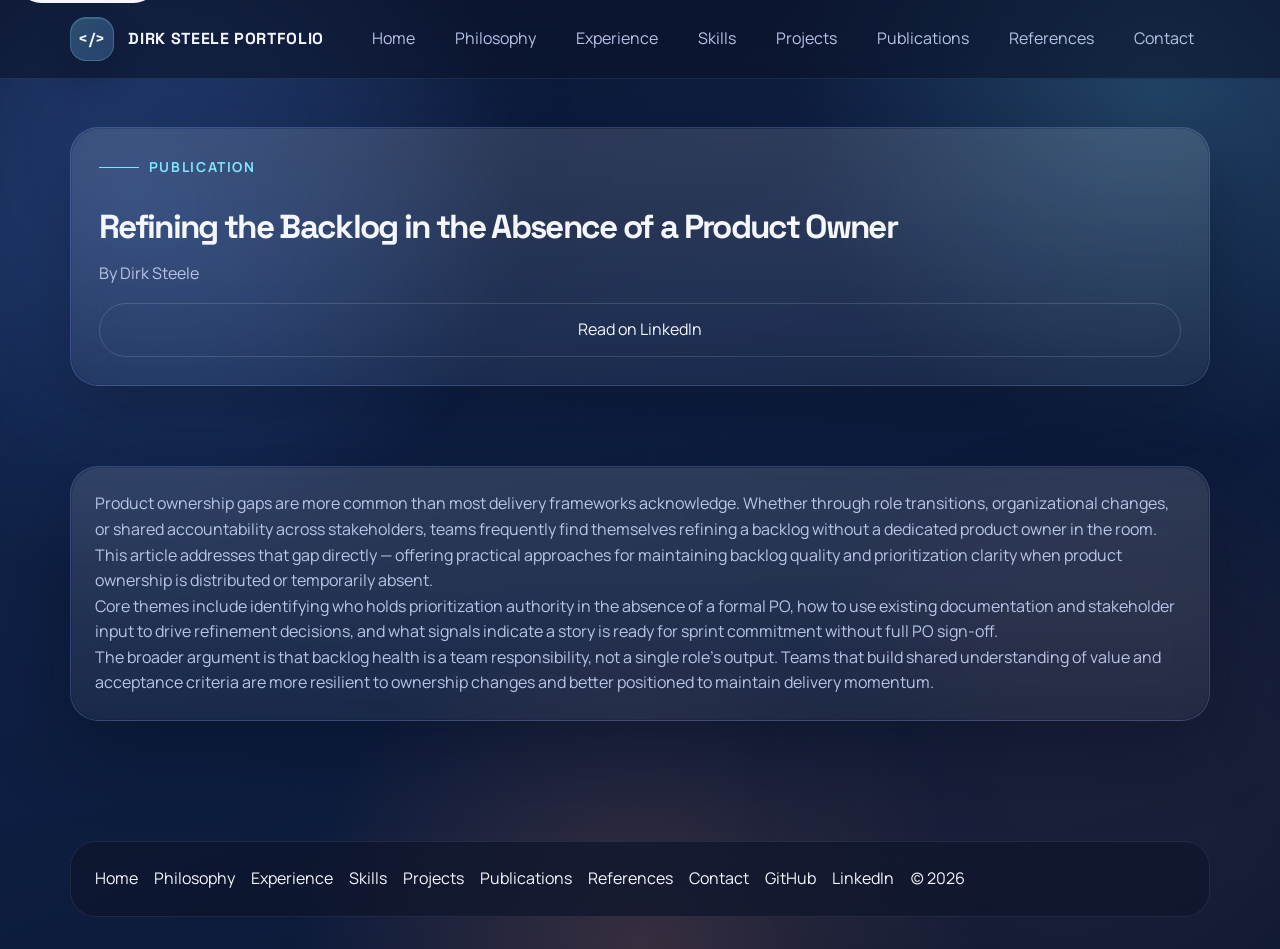
<file: refining-backlog.html>
<!DOCTYPE html>
<html lang="en">
  <head>
    <meta charset="UTF-8" />
    <meta name="viewport" content="width=device-width, initial-scale=1.0" />
    <meta
      name="description"
      content="Refining the Backlog in the Absence of a Product Owner by Dirk Steele."
    />
    <title>Dirk Steele Portfolio | Refining the Backlog in the Absence of a Product Owner</title>
    <link rel="preconnect" href="https://fonts.googleapis.com" />
    <link rel="preconnect" href="https://fonts.gstatic.com" crossorigin />
    <link
      href="https://fonts.googleapis.com/css2?family=Manrope:wght@400;500;600;700;800&family=Space+Grotesk:wght@500;700&display=swap"
      rel="stylesheet"
    />
    <link rel="stylesheet" href="styles.css" />
    <script src="script.js" defer></script>
  </head>
  <body>
    <div class="site-shell">
      <a class="skip-link" href="#main-content">Skip to content</a>
      <div class="grid-overlay" aria-hidden="true"></div>
      <div class="page-transition" aria-hidden="true"></div>

      <header class="site-header" data-site-header>
        <div class="nav-wrap">
          <a class="brand" href="index.html" aria-label="Go to home page">
            <span class="brand-mark" aria-hidden="true"><span>&lt;/&gt;</span></span>
            <span>DIRK STEELE PORTFOLIO</span>
          </a>
          <button class="nav-toggle" type="button" aria-label="Toggle navigation" aria-expanded="false" data-nav-toggle>
            <span class="nav-toggle-bar" aria-hidden="true"></span>
          </button>
          <nav class="nav-links" aria-label="Primary navigation" data-nav-menu>
            <a href="index.html" data-nav-link>Home</a>
            <a href="about.html" data-nav-link>Philosophy</a>
            <a href="experience.html" data-nav-link>Experience</a>
            <a href="skills.html" data-nav-link>Skills</a>
            <a href="projects.html" data-nav-link>Projects</a>
            <a href="publications.html" data-nav-link>Publications</a>
            <a href="references.html" data-nav-link>References</a>
            <a href="contact.html" data-nav-link>Contact</a>
          </nav>
        </div>
      </header>

      <main id="main-content" class="main-wrap">
        <section class="page-intro section">
          <div class="glass-card reveal">
            <span class="kicker">Publication</span>
            <h1>Refining the Backlog in the Absence of a Product Owner</h1>
            <p>By Dirk Steele</p>
            <a class="button-ghost" href="https://www.linkedin.com/pulse/refining-backlog-absence-product-owner-dirk-steele-2g4pe/" target="_blank" rel="noreferrer">Read on LinkedIn</a>
          </div>
        </section>

        <section class="section">
          <div class="glass-card reveal">
            <p>
              Product ownership gaps are more common than most delivery frameworks acknowledge. Whether
              through role transitions, organizational changes, or shared accountability across stakeholders,
              teams frequently find themselves refining a backlog without a dedicated product owner in the room.
            </p>
            <p>
              This article addresses that gap directly — offering practical approaches for maintaining backlog
              quality and prioritization clarity when product ownership is distributed or temporarily absent.
            </p>
            <p>
              Core themes include identifying who holds prioritization authority in the absence of a formal PO,
              how to use existing documentation and stakeholder input to drive refinement decisions, and what
              signals indicate a story is ready for sprint commitment without full PO sign-off.
            </p>
            <p>
              The broader argument is that backlog health is a team responsibility, not a single role's
              output. Teams that build shared understanding of value and acceptance criteria are more resilient
              to ownership changes and better positioned to maintain delivery momentum.
            </p>
          </div>
        </section>
      </main>

      <footer class="site-footer">
        <div class="footer-wrap">
          <div class="footer-meta">
            <nav class="footer-links" aria-label="Footer navigation">
              <a href="index.html">Home</a>
              <a href="about.html">Philosophy</a>
              <a href="experience.html">Experience</a>
              <a href="skills.html">Skills</a>
              <a href="projects.html">Projects</a>
              <a href="publications.html">Publications</a>
              <a href="references.html">References</a>
              <a href="contact.html">Contact</a>
            </nav>
            <div class="footer-social">
              <a href="https://github.com/dirkste" target="_blank" rel="noreferrer" aria-label="Open GitHub profile">
                <span>GitHub</span>
              </a>
              <a href="https://www.linkedin.com/in/dirksteele/" target="_blank" rel="noreferrer" aria-label="Open LinkedIn profile">
                <span>LinkedIn</span>
              </a>
              <span>(c) <span data-current-year></span></span>
            </div>
          </div>
        </div>
      </footer>
    </div>
  </body>
</html>
</file>
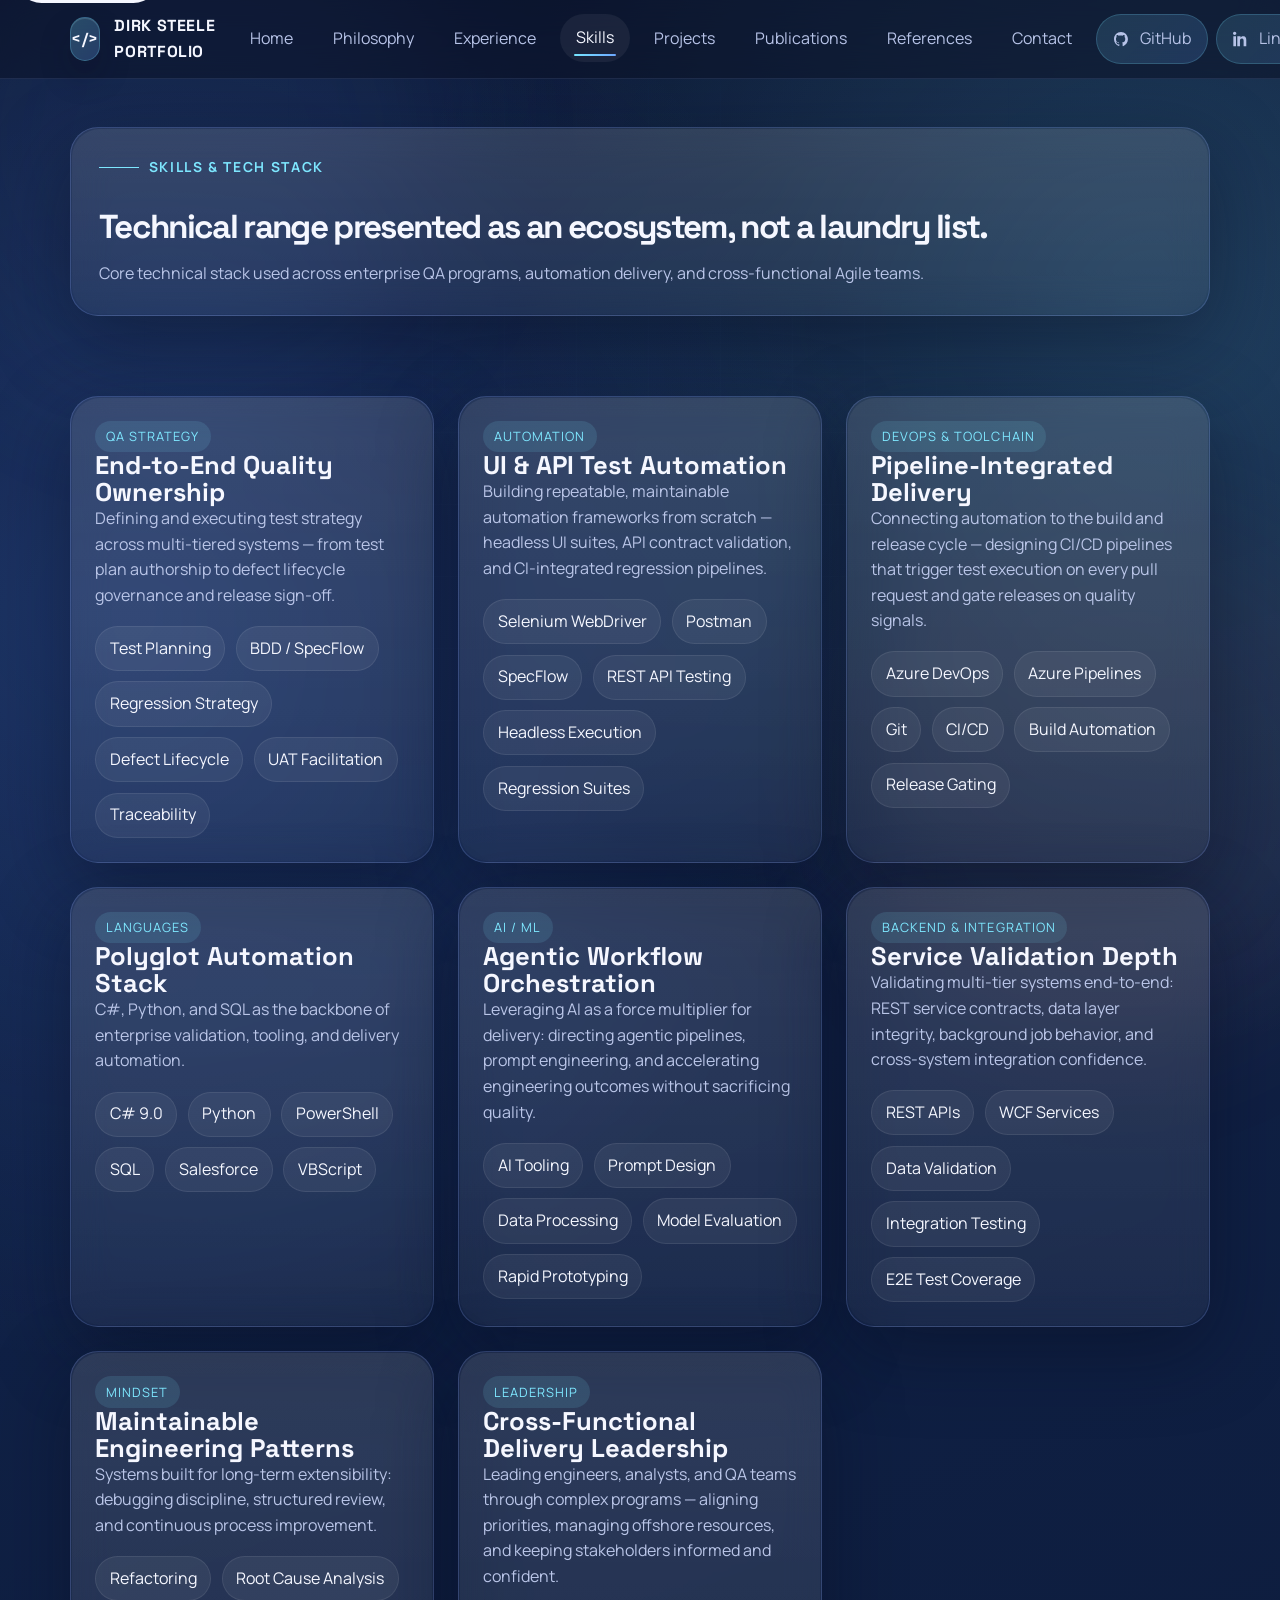
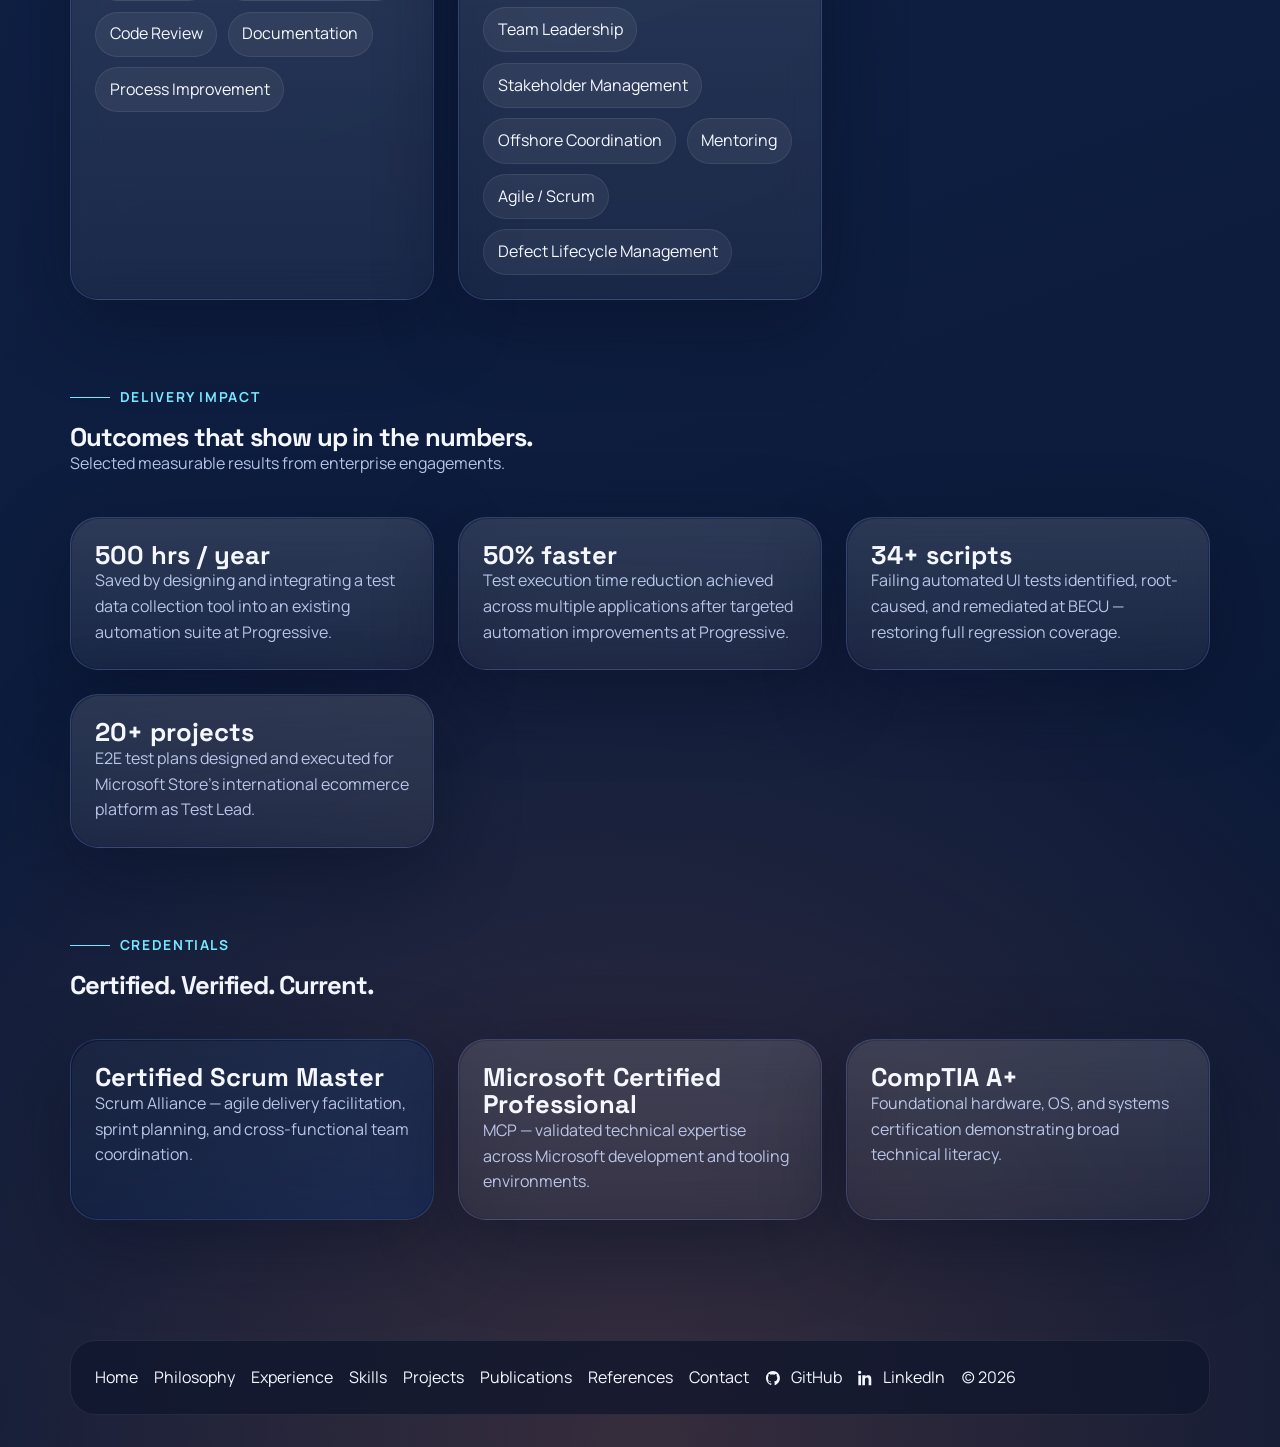
<file: skills.html>
<!DOCTYPE html>
<html lang="en">
  <head>
    <meta charset="UTF-8" />
    <meta name="viewport" content="width=device-width, initial-scale=1.0" />
    <meta name="description" content="Skills and technology stack covering QA leadership, automation, and Agile delivery tooling." />
    <title>Technology Portfolio | Skills</title>
    <link rel="preconnect" href="https://fonts.googleapis.com" />
    <link rel="preconnect" href="https://fonts.gstatic.com" crossorigin />
    <link
      href="https://fonts.googleapis.com/css2?family=Manrope:wght@400;500;600;700;800&family=Space+Grotesk:wght@500;700&display=swap"
      rel="stylesheet"
    />
    <link rel="stylesheet" href="styles.css" />
    <script src="script.js" defer></script>
  </head>
  <body>
    <div class="site-shell">
      <a class="skip-link" href="#main-content">Skip to content</a>
      <div class="grid-overlay" aria-hidden="true"></div>
      <div class="page-transition" aria-hidden="true"></div>
      <header class="site-header" data-site-header>
        <div class="nav-wrap">
          <a class="brand" href="index.html" aria-label="Go to home page">
            <span class="brand-mark" aria-hidden="true"><span>&lt;/&gt;</span></span>
            <span>DIRK STEELE PORTFOLIO</span>
          </a>
          <button class="nav-toggle" type="button" aria-label="Toggle navigation" aria-expanded="false" data-nav-toggle>
            <span class="nav-toggle-bar" aria-hidden="true"></span>
          </button>
          <nav class="nav-links" aria-label="Primary navigation" data-nav-menu>
            <a href="index.html" data-nav-link>Home</a>
            <a href="about.html" data-nav-link>Philosophy</a>
            <a href="experience.html" data-nav-link>Experience</a>
            <a href="skills.html" data-nav-link>Skills</a>
            <a href="projects.html" data-nav-link>Projects</a>
            <a href="publications.html" data-nav-link>Publications</a>
            <a href="references.html" data-nav-link>References</a>
            <a href="contact.html" data-nav-link>Contact</a>
            <a class="nav-github" href="https://github.com/dirkste" target="_blank" rel="noreferrer" aria-label="Open GitHub profile">
              <svg viewBox="0 0 24 24" aria-hidden="true" fill="currentColor">
                <path d="M12 1.5C6.2 1.5 1.5 6.3 1.5 12.2c0 4.8 3.1 8.8 7.3 10.2.5.1.7-.2.7-.5V20c-3 .7-3.7-1.3-3.7-1.3-.5-1.3-1.2-1.7-1.2-1.7-1-.7.1-.7.1-.7 1.1.1 1.7 1.1 1.7 1.1 1 .1 1.7.7 2.1 1.4.1-.7.4-1.2.7-1.5-2.4-.3-4.8-1.2-4.8-5.4 0-1.2.4-2.1 1.1-2.9-.1-.3-.5-1.4.1-2.9 0 0 .9-.3 3 .9.9-.2 1.8-.3 2.8-.3.9 0 1.9.1 2.8.3 2.1-1.2 3-.9 3-.9.6 1.5.2 2.6.1 2.9.7.8 1.1 1.7 1.1 2.9 0 4.2-2.5 5.1-4.8 5.4.4.3.8 1 .8 2v2.9c0 .3.2.6.7.5 4.2-1.4 7.3-5.5 7.3-10.2C22.5 6.3 17.8 1.5 12 1.5Z" />
              </svg>
              <span>GitHub</span>
            </a>

            <a
              class="nav-linkedin"
              href="https://www.linkedin.com/in/dirksteele/"
              target="_blank"
              rel="noreferrer"
              aria-label="Open LinkedIn profile"
            >
              <svg viewBox="0 0 24 24" aria-hidden="true" fill="currentColor">
                <path d="M4.98 3.5C4.98 4.88 3.87 6 2.5 6S0 4.88 0 3.5 1.11 1 2.48 1s2.5 1.12 2.5 2.5ZM.5 8h4v15h-4V8Zm7 0h3.83v2.05h.06c.53-1 1.83-2.05 3.77-2.05 4.03 0 4.77 2.65 4.77 6.09V23h-4v-7.68c0-1.83-.03-4.19-2.55-4.19-2.55 0-2.94 1.99-2.94 4.05V23h-4V8Z" />
              </svg>
              <span>LinkedIn</span>
            </a>
          </nav>
        </div>
      </header>

      <main id="main-content" class="main-wrap">
        <section class="page-intro section">
          <div class="glass-card reveal">
            <span class="kicker">Skills &amp; Tech Stack</span>
            <h1>Technical range presented as an ecosystem, not a laundry list.</h1>
            <p>
              Core technical stack used across enterprise QA programs, automation delivery, and cross-functional Agile teams.
            </p>
          </div>
        </section>

        <section class="section">
          <div class="skills-grid">
            <article class="skill-card reveal" data-tilt>
              <span class="eyebrow">QA Strategy</span>
              <h3>End-to-End Quality Ownership</h3>
              <p>Defining and executing test strategy across multi-tiered systems — from test plan authorship to defect lifecycle governance and release sign-off.</p>
              <ul class="skill-pills">
                <li>Test Planning</li>
                <li>BDD / SpecFlow</li>
                <li>Regression Strategy</li>
                <li>Defect Lifecycle</li>
                <li>UAT Facilitation</li>
                <li>Traceability</li>
              </ul>
            </article>
            <article class="skill-card reveal" data-tilt>
              <span class="eyebrow">Automation</span>
              <h3>UI & API Test Automation</h3>
              <p>Building repeatable, maintainable automation frameworks from scratch — headless UI suites, API contract validation, and CI-integrated regression pipelines.</p>
              <ul class="skill-pills">
                <li>Selenium WebDriver</li>
                <li>Postman</li>
                <li>SpecFlow</li>
                <li>REST API Testing</li>
                <li>Headless Execution</li>
                <li>Regression Suites</li>
              </ul>
            </article>
            <article class="skill-card reveal" data-tilt>
              <span class="eyebrow">DevOps & Toolchain</span>
              <h3>Pipeline-Integrated Delivery</h3>
              <p>Connecting automation to the build and release cycle — designing CI/CD pipelines that trigger test execution on every pull request and gate releases on quality signals.</p>
              <ul class="skill-pills">
                <li>Azure DevOps</li>
                <li>Azure Pipelines</li>
                <li>Git</li>
                <li>CI/CD</li>
                <li>Build Automation</li>
                <li>Release Gating</li>
              </ul>
            </article>
            <article class="skill-card reveal" data-tilt>
              <span class="eyebrow">Languages</span>
              <h3>Polyglot Automation Stack</h3>
              <p>C#, Python, and SQL as the backbone of enterprise validation, tooling, and delivery automation.</p>
              <ul class="skill-pills">
                <li>C# 9.0</li>
                <li>Python</li>
                <li>PowerShell</li>
                <li>SQL</li>
                <li>Salesforce</li>
                <li>VBScript</li>
              </ul>
            </article>
            <article class="skill-card reveal" data-tilt>
              <span class="eyebrow">AI / ML</span>
              <h3>Agentic Workflow Orchestration</h3>
              <p>Leveraging AI as a force multiplier for delivery: directing agentic pipelines, prompt engineering, and accelerating engineering outcomes without sacrificing quality.</p>
              <ul class="skill-pills">
                <li>AI Tooling</li>
                <li>Prompt Design</li>
                <li>Data Processing</li>
                <li>Model Evaluation</li>
                <li>Rapid Prototyping</li>
              </ul>
            </article>
            <article class="skill-card reveal">
              <span class="eyebrow">Backend & Integration</span>
              <h3>Service Validation Depth</h3>
              <p>Validating multi-tier systems end-to-end: REST service contracts, data layer integrity, background job behavior, and cross-system integration confidence.</p>
              <ul class="skill-pills">
                <li>REST APIs</li>
                <li>WCF Services</li>
                <li>Data Validation</li>
                <li>Integration Testing</li>
                <li>E2E Test Coverage</li>
              </ul>
            </article>
            <article class="skill-card reveal">
              <span class="eyebrow">Mindset</span>
              <h3>Maintainable Engineering Patterns</h3>
              <p>Systems built for long-term extensibility: debugging discipline, structured review, and continuous process improvement.</p>
              <ul class="skill-pills">
                <li>Refactoring</li>
                <li>Root Cause Analysis</li>
                <li>Code Review</li>
                <li>Documentation</li>
                <li>Process Improvement</li>
              </ul>
            </article>
            <article class="skill-card reveal">
              <span class="eyebrow">Leadership</span>
              <h3>Cross-Functional Delivery Leadership</h3>
              <p>Leading engineers, analysts, and QA teams through complex programs — aligning priorities, managing offshore resources, and keeping stakeholders informed and confident.</p>
              <ul class="skill-pills">
                <li>Team Leadership</li>
                <li>Stakeholder Management</li>
                <li>Offshore Coordination</li>
                <li>Mentoring</li>
                <li>Agile / Scrum</li>
                <li>Defect Lifecycle Management</li>
              </ul>
            </article>
          </div>
        </section>

        <section class="section">
          <div class="section-heading reveal">
            <span class="kicker">Delivery Impact</span>
            <h2>Outcomes that show up in the numbers.</h2>
            <p>Selected measurable results from enterprise engagements.</p>
          </div>
          <div class="highlights-grid reveal">
            <div class="glass-card">
              <h3>500 hrs / year</h3>
              <p>Saved by designing and integrating a test data collection tool into an existing automation suite at Progressive.</p>
            </div>
            <div class="glass-card">
              <h3>50% faster</h3>
              <p>Test execution time reduction achieved across multiple applications after targeted automation improvements at Progressive.</p>
            </div>
            <div class="glass-card">
              <h3>34+ scripts</h3>
              <p>Failing automated UI tests identified, root-caused, and remediated at BECU — restoring full regression coverage.</p>
            </div>
            <div class="glass-card">
              <h3>20+ projects</h3>
              <p>E2E test plans designed and executed for Microsoft Store's international ecommerce platform as Test Lead.</p>
            </div>
          </div>
        </section>

        <section class="section">
          <div class="section-heading reveal">
            <span class="kicker">Credentials</span>
            <h2>Certified. Verified. Current.</h2>
          </div>
          <div class="highlights-grid reveal">
            <div class="glass-card accent">
              <h3>Certified Scrum Master</h3>
              <p>Scrum Alliance — agile delivery facilitation, sprint planning, and cross-functional team coordination.</p>
            </div>
            <div class="glass-card">
              <h3>Microsoft Certified Professional</h3>
              <p>MCP — validated technical expertise across Microsoft development and tooling environments.</p>
            </div>
            <div class="glass-card">
              <h3>CompTIA A+</h3>
              <p>Foundational hardware, OS, and systems certification demonstrating broad technical literacy.</p>
            </div>
          </div>
        </section>

      </main>

      <footer class="site-footer">
        <div class="footer-wrap">
          <div class="footer-meta">
            <nav class="footer-links" aria-label="Footer navigation">
              <a href="index.html">Home</a>
              <a href="about.html">Philosophy</a>
              <a href="experience.html">Experience</a>
              <a href="skills.html">Skills</a>
              <a href="projects.html">Projects</a>
              <a href="publications.html">Publications</a>
              <a href="references.html">References</a>
              <a href="contact.html">Contact</a>
            </nav>
            <div class="footer-social">
              <a href="https://github.com/dirkste" target="_blank" rel="noreferrer" aria-label="Open GitHub profile">
                <svg viewBox="0 0 24 24" aria-hidden="true" fill="currentColor">
                    <path d="M12 1.5C6.2 1.5 1.5 6.3 1.5 12.2c0 4.8 3.1 8.8 7.3 10.2.5.1.7-.2.7-.5V20c-3 .7-3.7-1.3-3.7-1.3-.5-1.3-1.2-1.7-1.2-1.7-1-.7.1-.7.1-.7 1.1.1 1.7 1.1 1.7 1.1 1 .1 1.7.7 2.1 1.4.1-.7.4-1.2.7-1.5-2.4-.3-4.8-1.2-4.8-5.4 0-1.2.4-2.1 1.1-2.9-.1-.3-.5-1.4.1-2.9 0 0 .9-.3 3 .9.9-.2 1.8-.3 2.8-.3.9 0 1.9.1 2.8.3 2.1-1.2 3-.9 3-.9.6 1.5.2 2.6.1 2.9.7.8 1.1 1.7 1.1 2.9 0 4.2-2.5 5.1-4.8 5.4.4.3.8 1 .8 2v2.9c0 .3.2.6.7.5 4.2-1.4 7.3-5.5 7.3-10.2C22.5 6.3 17.8 1.5 12 1.5Z" />
                </svg>
                <span>GitHub</span>
              </a>

              <a href="https://www.linkedin.com/in/dirksteele/" target="_blank" rel="noreferrer" aria-label="Open LinkedIn profile">
                <svg viewBox="0 0 24 24" aria-hidden="true" fill="currentColor">
                  <path d="M4.98 3.5C4.98 4.88 3.87 6 2.5 6S0 4.88 0 3.5 1.11 1 2.48 1s2.5 1.12 2.5 2.5ZM.5 8h4v15h-4V8Zm7 0h3.83v2.05h.06c.53-1 1.83-2.05 3.77-2.05 4.03 0 4.77 2.65 4.77 6.09V23h-4v-7.68c0-1.83-.03-4.19-2.55-4.19-2.55 0-2.94 1.99-2.94 4.05V23h-4V8Z" />
                </svg>
                <span>LinkedIn</span>
              </a>
              <span>(c) <span data-current-year></span></span>
            </div>
          </div>
        </div>
      </footer>
    </div>
  </body>
</html>
</file>
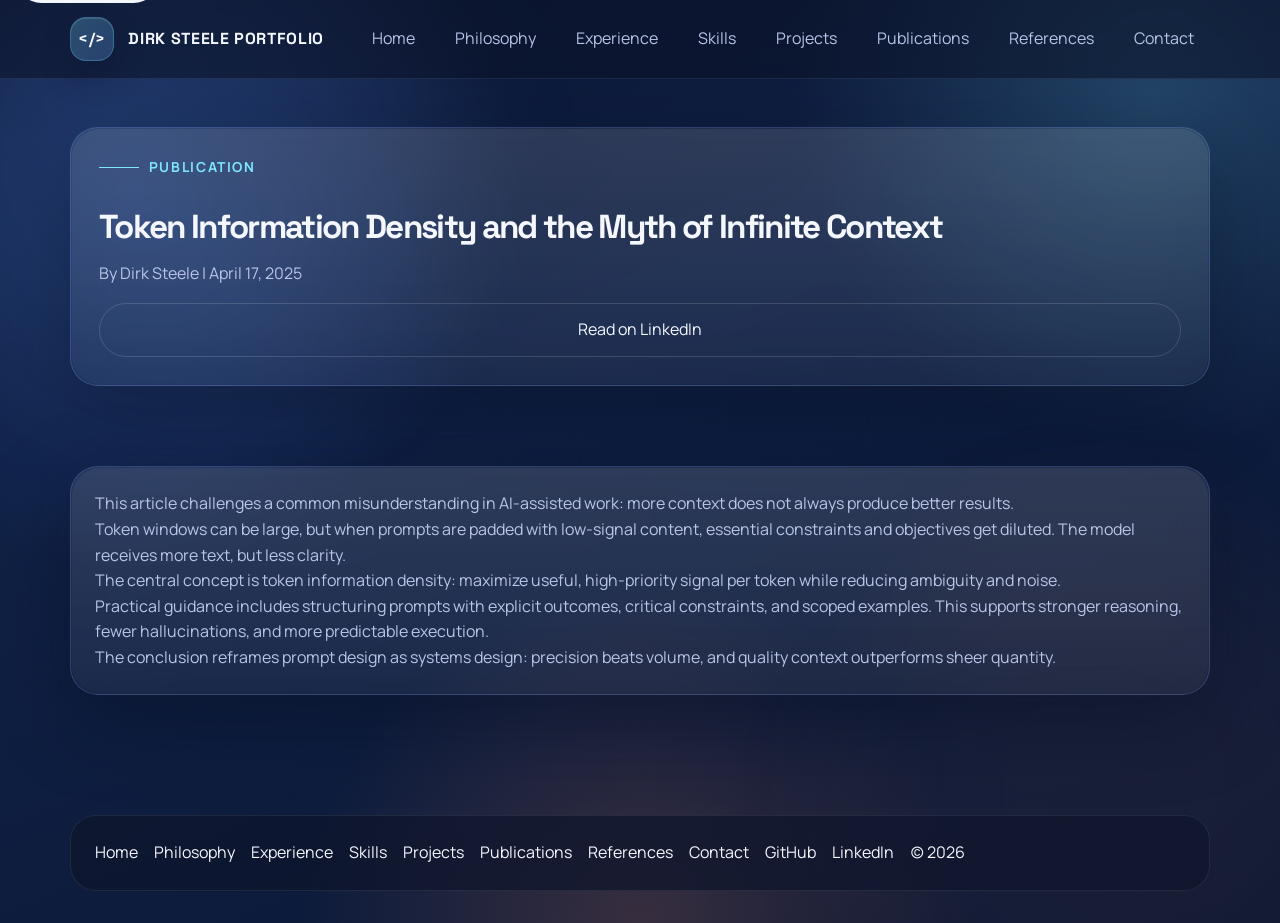
<file: tokens.html>
<!DOCTYPE html>
<html lang="en">
  <head>
    <meta charset="UTF-8" />
    <meta name="viewport" content="width=device-width, initial-scale=1.0" />
    <meta
      name="description"
      content="Token Information Density and the Myth of Infinite Context by Dirk Steele."
    />
    <title>Dirk Steele Portfolio | Token Information Density</title>
    <link rel="preconnect" href="https://fonts.googleapis.com" />
    <link rel="preconnect" href="https://fonts.gstatic.com" crossorigin />
    <link
      href="https://fonts.googleapis.com/css2?family=Manrope:wght@400;500;600;700;800&family=Space+Grotesk:wght@500;700&display=swap"
      rel="stylesheet"
    />
    <link rel="stylesheet" href="styles.css" />
    <script src="script.js" defer></script>
  </head>
  <body>
    <div class="site-shell">
      <a class="skip-link" href="#main-content">Skip to content</a>
      <div class="grid-overlay" aria-hidden="true"></div>
      <div class="page-transition" aria-hidden="true"></div>

      <header class="site-header" data-site-header>
        <div class="nav-wrap">
          <a class="brand" href="index.html" aria-label="Go to home page">
            <span class="brand-mark" aria-hidden="true"><span>&lt;/&gt;</span></span>
            <span>DIRK STEELE PORTFOLIO</span>
          </a>
          <button class="nav-toggle" type="button" aria-label="Toggle navigation" aria-expanded="false" data-nav-toggle>
            <span class="nav-toggle-bar" aria-hidden="true"></span>
          </button>
          <nav class="nav-links" aria-label="Primary navigation" data-nav-menu>
            <a href="index.html" data-nav-link>Home</a>
            <a href="about.html" data-nav-link>Philosophy</a>
            <a href="experience.html" data-nav-link>Experience</a>
            <a href="skills.html" data-nav-link>Skills</a>
            <a href="projects.html" data-nav-link>Projects</a>
            <a href="publications.html" data-nav-link>Publications</a>
            <a href="references.html" data-nav-link>References</a>
            <a href="contact.html" data-nav-link>Contact</a>
          </nav>
        </div>
      </header>

      <main id="main-content" class="main-wrap">
        <section class="page-intro section">
          <div class="glass-card reveal">
            <span class="kicker">Publication</span>
            <h1>Token Information Density and the Myth of Infinite Context</h1>
            <p>By Dirk Steele | April 17, 2025</p>
            <a class="button-ghost" href="https://www.linkedin.com/pulse/token-information-density-getting-most-out-your-ai-chat-dirk-steele-3gh1e/" target="_blank" rel="noreferrer">Read on LinkedIn</a>
          </div>
        </section>

        <section class="section">
          <div class="glass-card reveal">
            <p>
              This article challenges a common misunderstanding in AI-assisted work: more context does not always
              produce better results.
            </p>
            <p>
              Token windows can be large, but when prompts are padded with low-signal content, essential constraints
              and objectives get diluted. The model receives more text, but less clarity.
            </p>
            <p>
              The central concept is token information density: maximize useful, high-priority signal per token while
              reducing ambiguity and noise.
            </p>
            <p>
              Practical guidance includes structuring prompts with explicit outcomes, critical constraints, and scoped
              examples. This supports stronger reasoning, fewer hallucinations, and more predictable execution.
            </p>
            <p>
              The conclusion reframes prompt design as systems design: precision beats volume, and quality context
              outperforms sheer quantity.
            </p>
          </div>
        </section>
      </main>

      <footer class="site-footer">
        <div class="footer-wrap">
          <div class="footer-meta">
            <nav class="footer-links" aria-label="Footer navigation">
              <a href="index.html">Home</a>
              <a href="about.html">Philosophy</a>
              <a href="experience.html">Experience</a>
              <a href="skills.html">Skills</a>
              <a href="projects.html">Projects</a>
              <a href="publications.html">Publications</a>
              <a href="references.html">References</a>
              <a href="contact.html">Contact</a>
            </nav>
            <div class="footer-social">
              <a href="https://github.com/dirkste" target="_blank" rel="noreferrer" aria-label="Open GitHub profile">
                <span>GitHub</span>
              </a>
              <a href="https://www.linkedin.com/in/dirksteele/" target="_blank" rel="noreferrer" aria-label="Open LinkedIn profile">
                <span>LinkedIn</span>
              </a>
              <span>(c) <span data-current-year></span></span>
            </div>
          </div>
        </div>
      </footer>
    </div>
  </body>
</html>
</file>
<file: styles.css>
:root {
  --bg: #0a1227;
  --bg-elevated: rgba(18, 29, 56, 0.78);
  --bg-solid: #122042;
  --surface: rgba(30, 44, 80, 0.84);
  --surface-strong: rgba(39, 58, 101, 0.96);
  --border: rgba(143, 168, 255, 0.22);
  --border-strong: rgba(162, 188, 255, 0.38);
  --text: #f5f7ff;
  --muted: #b7c3e7;
  --accent: #77e6ff;
  --accent-strong: #6da7ff;
  --accent-warm: #ff8a5b;
  --success: #8dffb2;
  --shadow: 0 24px 80px rgba(6, 12, 32, 0.46);
  --radius-lg: 28px;
  --radius-md: 20px;
  --radius-sm: 14px;
  --content-width: min(1140px, calc(100vw - 2rem));
  --nav-height: 78px;
  --transition: 220ms ease;
  --font-display: "Space Grotesk", "Segoe UI", sans-serif;
  --font-body: "Manrope", "Segoe UI", sans-serif;
}

* {
  box-sizing: border-box;
}

html {
  scroll-behavior: smooth;
}

body {
  margin: 0;
  min-height: 100vh;
  font-family: var(--font-body);
  color: var(--text);
  background:
    radial-gradient(circle at 10% 20%, rgba(85, 144, 255, 0.24), transparent 28%),
    radial-gradient(circle at 90% 10%, rgba(119, 230, 255, 0.18), transparent 25%),
    radial-gradient(circle at 50% 100%, rgba(255, 138, 91, 0.18), transparent 30%),
    linear-gradient(160deg, #0a1430 0%, #102146 38%, #0a1733 100%);
  line-height: 1.6;
  overflow-x: hidden;
}

body::before,
body::after {
  content: "";
  position: fixed;
  inset: auto;
  width: 42vw;
  height: 42vw;
  border-radius: 50%;
  filter: blur(80px);
  opacity: 0.32;
  pointer-events: none;
  z-index: -2;
  animation: drift 18s ease-in-out infinite alternate;
}

body::before {
  top: -10vw;
  left: -6vw;
  background: rgba(109, 167, 255, 0.25);
}

body::after {
  right: -8vw;
  bottom: -12vw;
  background: rgba(255, 138, 91, 0.18);
  animation-delay: -9s;
}

img {
  max-width: 100%;
  display: block;
}

a {
  color: inherit;
  text-decoration: none;
}

button,
input,
textarea {
  font: inherit;
}

button {
  border: 0;
  cursor: pointer;
}

:focus-visible {
  outline: 3px solid rgba(119, 230, 255, 0.6);
  outline-offset: 3px;
}

.site-shell {
  position: relative;
  isolation: isolate;
}

.grid-overlay {
  position: fixed;
  inset: 0;
  background-image:
    linear-gradient(rgba(159, 181, 255, 0.08) 1px, transparent 1px),
    linear-gradient(90deg, rgba(159, 181, 255, 0.08) 1px, transparent 1px);
  background-size: 72px 72px;
  mask-image: radial-gradient(circle at center, black 28%, transparent 78%);
  opacity: 0.24;
  z-index: -1;
  pointer-events: none;
}

.page-transition {
  position: fixed;
  inset: 0;
  background: linear-gradient(135deg, rgba(6, 9, 20, 0.96), rgba(12, 25, 55, 0.92));
  transform: scaleY(0);
  transform-origin: bottom;
  transition: transform 480ms cubic-bezier(0.22, 1, 0.36, 1);
  z-index: 999;
  pointer-events: none;
}

body.is-transitioning .page-transition {
  transform: scaleY(1);
  transform-origin: top;
}

.skip-link {
  position: absolute;
  left: 1rem;
  top: -3rem;
  padding: 0.8rem 1rem;
  border-radius: 999px;
  background: var(--text);
  color: var(--bg);
  z-index: 1000;
  transition: top var(--transition);
}

.skip-link:focus {
  top: 1rem;
}

.site-header {
  position: sticky;
  top: 0;
  z-index: 100;
  backdrop-filter: blur(18px);
  background: rgba(11, 18, 40, 0.56);
  border-bottom: 1px solid rgba(154, 178, 255, 0.12);
}

.site-header.is-scrolled {
  background: rgba(11, 18, 40, 0.88);
  box-shadow: 0 18px 40px rgba(2, 6, 23, 0.28);
}

.nav-wrap,
.main-wrap,
.footer-wrap {
  width: var(--content-width);
  margin: 0 auto;
}

.nav-wrap {
  min-height: var(--nav-height);
  display: flex;
  align-items: center;
  justify-content: space-between;
  gap: 1rem;
}

.brand {
  display: inline-flex;
  align-items: center;
  gap: 0.9rem;
  font-family: var(--font-display);
  font-weight: 700;
  letter-spacing: 0.04em;
}

.brand-mark {
  width: 2.75rem;
  height: 2.75rem;
  display: grid;
  place-items: center;
  border-radius: 1rem;
  background: linear-gradient(135deg, rgba(119, 230, 255, 0.25), rgba(109, 167, 255, 0.25));
  border: 1px solid rgba(119, 230, 255, 0.24);
  box-shadow: inset 0 1px 0 rgba(255, 255, 255, 0.12), 0 16px 30px rgba(10, 16, 36, 0.28);
}

.brand-mark span {
  font-size: 1rem;
}

.nav-toggle {
  display: none;
  align-items: center;
  justify-content: center;
  width: 3rem;
  height: 3rem;
  border-radius: 1rem;
  color: var(--text);
  background: rgba(255, 255, 255, 0.04);
  border: 1px solid rgba(255, 255, 255, 0.08);
}

.nav-toggle-bar,
.nav-toggle-bar::before,
.nav-toggle-bar::after {
  content: "";
  width: 1.2rem;
  height: 2px;
  background: currentColor;
  border-radius: 999px;
  display: block;
  position: relative;
  transition: transform var(--transition), opacity var(--transition);
}

.nav-toggle-bar::before {
  position: absolute;
  top: -0.35rem;
}

.nav-toggle-bar::after {
  position: absolute;
  top: 0.35rem;
}

.nav-links {
  display: flex;
  align-items: center;
  gap: 0.5rem;
}

.nav-links a {
  position: relative;
  padding: 0.7rem 1rem;
  border-radius: 999px;
  color: var(--muted);
  transition: color var(--transition), background var(--transition), transform var(--transition);
}

.nav-links a:hover,
.nav-links a:focus-visible,
.nav-links a[aria-current="page"] {
  color: var(--text);
  background: rgba(255, 255, 255, 0.06);
  transform: translateY(-1px);
}

.nav-links a[aria-current="page"]::after {
  content: "";
  position: absolute;
  left: 20%;
  right: 20%;
  bottom: 0.4rem;
  height: 2px;
  border-radius: 999px;
  background: linear-gradient(90deg, var(--accent), var(--accent-strong));
}

.nav-github,
.nav-linkedin {
  display: inline-flex;
  align-items: center;
  gap: 0.65rem;
  padding: 0.8rem 1rem;
  border-radius: 999px;
  background: linear-gradient(135deg, rgba(119, 230, 255, 0.14), rgba(109, 167, 255, 0.18));
  border: 1px solid rgba(119, 230, 255, 0.2);
}

.nav-github svg,
.nav-linkedin svg,
.footer-social svg,
.link-icon svg {
  width: 1rem;
  height: 1rem;
}

main {
  padding-bottom: 5rem;
}

.section {
  padding: 2.5rem 0;
}

.section-heading {
  max-width: 46rem;
  margin-bottom: 2.5rem;
}

.kicker {
  display: inline-flex;
  align-items: center;
  gap: 0.6rem;
  margin-bottom: 1rem;
  color: var(--accent);
  font-size: 0.86rem;
  font-weight: 700;
  letter-spacing: 0.12em;
  text-transform: uppercase;
}

.kicker::before {
  content: "";
  width: 2.5rem;
  height: 1px;
  background: currentColor;
}

h1,
h2,
h3,
h4 {
  margin: 0;
  font-family: var(--font-display);
  line-height: 1.05;
}

h1 {
  font-size: clamp(1.3rem, 3vw, 2.5rem);
  letter-spacing: -0.05em;
}

h2 {
  font-size: clamp(1.2rem, 2.4vw, 2.2rem);
  letter-spacing: -0.04em;
}

h3 {
  font-size: clamp(1.35rem, 2vw, 1.8rem);
}

p {
  margin: 0;
  color: var(--muted);
}

.hero {
  padding: 4.5rem 0 3rem;
}

.hero-grid,
.split-layout,
.projects-grid,
.contact-grid,
.skills-grid,
.metrics-grid,
.story-grid,
.highlights-grid {
  display: grid;
  gap: 1.5rem;
}

.hero-grid {
  grid-template-columns: minmax(0, 1.4fr) minmax(300px, 0.9fr);
  align-items: center;
  min-height: calc(100vh - var(--nav-height) - 5rem);
}

.hero-copy {
  max-width: 44rem;
}

.lead {
  margin-top: 1.5rem;
  font-size: clamp(1.05rem, 2vw, 1.3rem);
  max-width: 40rem;
}

.hero-actions,
.inline-links,
.chip-row,
.stats-row {
  display: flex;
  flex-wrap: wrap;
  gap: 1rem;
}

.hero-actions {
  margin-top: 2rem;
}

.button,
.button-secondary,
.button-ghost {
  display: inline-flex;
  align-items: center;
  justify-content: center;
  gap: 0.65rem;
  min-height: 3.3rem;
  padding: 0.85rem 1.35rem;
  border-radius: 999px;
  transition: transform var(--transition), box-shadow var(--transition), background var(--transition), border-color var(--transition);
}

.button {
  color: var(--bg);
  background: linear-gradient(135deg, var(--accent), #d7f3ff);
  box-shadow: 0 16px 34px rgba(119, 230, 255, 0.3);
}

.button:hover,
.button:focus-visible,
.button-secondary:hover,
.button-secondary:focus-visible,
.button-ghost:hover,
.button-ghost:focus-visible {
  transform: translateY(-2px);
}

.button-secondary,
.button-ghost {
  border: 1px solid rgba(255, 255, 255, 0.14);
}

.button-secondary {
  background: rgba(255, 255, 255, 0.06);
}

.button-ghost {
  background: transparent;
}

.hero-panel,
.glass-card,
.timeline-card,
.skill-card,
.project-card,
.contact-card,
.stat-card,
.quote-card,
.story-card {
  position: relative;
  overflow: hidden;
  border-radius: var(--radius-lg);
  background: linear-gradient(180deg, rgba(255, 255, 255, 0.08), rgba(255, 255, 255, 0.03));
  border: 1px solid var(--border);
  box-shadow: var(--shadow);
}

.hero-panel,
.glass-card,
.contact-card,
.quote-card,
.story-card {
  padding: 1.5rem;
}

.hero-panel::before,
.glass-card::before,
.timeline-card::before,
.skill-card::before,
.project-card::before,
.contact-card::before,
.stat-card::before,
.quote-card::before,
.story-card::before {
  content: "";
  position: absolute;
  inset: 1px;
  border-radius: inherit;
  background: linear-gradient(180deg, rgba(255, 255, 255, 0.06), rgba(255, 255, 255, 0.02));
  pointer-events: none;
}

.hero-panel {
  min-height: 28rem;
  padding: 1.5rem;
}

.orbital-stage {
  position: relative;
  aspect-ratio: 1 / 1.05;
  min-height: 26rem;
}

.orbit,
.orbit::before,
.orbit::after {
  position: absolute;
  inset: 50% auto auto 50%;
  border-radius: 50%;
  transform: translate(-50%, -50%);
}

.orbit {
  width: 72%;
  aspect-ratio: 1;
  border: 1px solid rgba(119, 230, 255, 0.18);
  animation: none;
  display: none;
}

.orbit::before,
.orbit::after {
  content: "";
  width: 1rem;
  height: 1rem;
  background: linear-gradient(135deg, var(--accent), white);
  box-shadow: 0 0 30px rgba(119, 230, 255, 0.7);
}

.orbit::before {
  top: 0;
  left: 50%;
}

.orbit::after {
  top: 50%;
  left: 100%;
  background: linear-gradient(135deg, var(--accent-warm), #ffd8c9);
}

.orbit.secondary {
  width: 52%;
  animation-duration: 12s;
  animation-direction: reverse;
}

.orbit.secondary::before,
.orbit.secondary::after {
  width: 0.75rem;
  height: 0.75rem;
}

.core-panel {
  position: absolute;
  inset: 50% auto auto 50%;
  width: min(78%, 24rem);
  transform: translate(-50%, -50%);
  padding: 1rem;
  border-radius: 1.5rem;
  background: linear-gradient(145deg, rgba(4, 12, 28, 0.86), rgba(20, 38, 80, 0.72));
  border: 1px solid rgba(119, 230, 255, 0.22);
  box-shadow: 0 18px 40px rgba(3, 8, 20, 0.45);
}

.core-panel h2 {
  font-size: clamp(1rem, 2vw, 1.4rem);
  margin-bottom: 0.5rem;
}

.core-panel .metric-list {
  gap: 0.5rem;
  font-size: 0.85rem;
}

.eyebrow {
  display: inline-flex;
  padding: 0.35rem 0.7rem;
  border-radius: 999px;
  background: rgba(119, 230, 255, 0.12);
  color: var(--accent);
  font-size: 0.8rem;
  letter-spacing: 0.08em;
  text-transform: uppercase;
}

.metric-list,
.timeline-list,
.project-list,
.contact-list,
.footer-links,
.skill-pills,
.info-list {
  list-style: none;
  margin: 0;
  padding: 0;
}

.metric-list {
  display: grid;
  gap: 0.9rem;
  margin-top: 1rem;
}

.accordion {
  display: grid;
  gap: 0.5rem;
}

.accordion-item {
  border: 1px solid rgba(119, 230, 255, 0.15);
  border-radius: 0.5rem;
  overflow: hidden;
}

.accordion-header {
  display: flex;
  align-items: center;
  justify-content: space-between;
  gap: 1rem;
  width: 100%;
  padding: 0.9rem 1.1rem;
  font-weight: 600;
  font-size: 1rem;
  font-family: var(--font-body);
  color: var(--text);
  background: transparent;
  border: none;
  cursor: pointer;
  text-align: left;
  transition: background 0.2s;
}

.accordion-header:hover {
  background: rgba(119, 230, 255, 0.05);
}

.accordion-chevron {
  width: 1.1rem;
  height: 1.1rem;
  color: var(--accent);
  flex-shrink: 0;
  transition: transform 0.3s ease;
}

.accordion-header[aria-expanded="true"] .accordion-chevron {
  transform: rotate(180deg);
}

.accordion-body {
  padding: 0 1.1rem 1rem;
}

.accordion-body p {
  margin: 0;
  color: var(--muted);
  font-size: 0.95rem;
  line-height: 1.6;
  animation: accordion-fade 0.25s ease;
}

@keyframes accordion-fade {
  from { opacity: 0; transform: translateY(-6px); }
  to   { opacity: 1; transform: translateY(0); }
}

.button-row {
  display: flex;
  flex-wrap: wrap;
  gap: 1rem;
  margin-top: 1rem;
}

.metric-list strong,
.stat-card strong,
.timeline-card strong,
.project-card strong,
.skill-card strong,
.contact-card strong {
  display: block;
  color: var(--text);
}

.stats-row {
  margin-top: 2rem;
}

.stat-card {
  padding: 1.25rem;
  min-width: 10rem;
  flex: 1 1 10rem;
}

.split-layout {
  grid-template-columns: minmax(0, 1.05fr) minmax(280px, 0.95fr);
  align-items: start;
}

.story-grid,
.metrics-grid,
.skills-grid,
.projects-grid,
.contact-grid,
.highlights-grid {
  grid-template-columns: repeat(12, minmax(0, 1fr));
}

.story-card,
.quote-card,
.contact-card,
.project-card,
.skill-card,
.timeline-card,
.glass-card,
.stat-card {
  backdrop-filter: blur(18px);
}

.story-card.primary,
.contact-card.primary,
.quote-card,
.glass-card.accent {
  background: linear-gradient(145deg, rgba(12, 24, 52, 0.92), rgba(18, 39, 85, 0.72));
}

.story-card.primary {
  grid-column: span 7;
}

.story-card.secondary {
  grid-column: span 5;
}

.quote-card {
  grid-column: span 5;
}

.highlights-grid > * {
  grid-column: span 4;
}

.timeline {
  position: relative;
  display: grid;
  gap: 1.25rem;
}

.timeline::before {
  content: "";
  position: absolute;
  left: 1rem;
  top: 1rem;
  bottom: 1rem;
  width: 2px;
  background: linear-gradient(180deg, rgba(119, 230, 255, 0.6), rgba(255, 138, 91, 0.3));
}

.timeline-card {
  margin-left: 2.4rem;
  padding: 1.5rem;
  cursor: pointer;
  transition: transform var(--transition), border-color var(--transition), background var(--transition);
}

.timeline-card::after {
  content: "";
  position: absolute;
  left: -2rem;
  top: 1.65rem;
  width: 0.9rem;
  height: 0.9rem;
  border-radius: 50%;
  background: linear-gradient(135deg, var(--accent), var(--accent-strong));
  box-shadow: 0 0 0 0.35rem rgba(119, 230, 255, 0.12);
}

.timeline-card:hover,
.timeline-card:focus-visible,
.timeline-card.is-active {
  transform: translateX(4px);
  border-color: var(--border-strong);
  background: linear-gradient(145deg, rgba(16, 31, 66, 0.96), rgba(22, 43, 92, 0.74));
}

.timeline-meta,
.card-meta,
.project-links,
.footer-meta {
  display: flex;
  flex-wrap: wrap;
  gap: 0.65rem 1rem;
  align-items: center;
}

.timeline-meta,
.card-meta {
  margin: 0.9rem 0 1rem;
  color: var(--accent);
  font-size: 0.92rem;
}

.timeline-panel {
  position: sticky;
  top: calc(var(--nav-height) + 1.5rem);
}

.timeline-panel [hidden] {
  display: none;
}

.skills-grid > * {
  grid-column: span 4;
}

.skill-card {
  padding: 1.5rem;
}

.skill-pills {
  display: flex;
  flex-wrap: wrap;
  gap: 0.65rem;
  margin-top: 1.1rem;
}

.skill-pills li,
.chip-row span {
  padding: 0.55rem 0.85rem;
  border-radius: 999px;
  color: var(--text);
  background: rgba(255, 255, 255, 0.06);
  border: 1px solid rgba(255, 255, 255, 0.08);
}

.projects-grid > * {
  grid-column: span 4;
}

.project-card {
  display: grid;
  gap: 1rem;
  padding: 1.5rem;
  min-height: 100%;
  transition: transform var(--transition), border-color var(--transition), box-shadow var(--transition);
}

.project-card:hover,
.project-card:focus-within {
  transform: translateY(-4px);
  border-color: var(--border-strong);
  box-shadow: 0 22px 60px rgba(2, 6, 23, 0.48);
}

.project-visual {
  aspect-ratio: 16 / 10;
  border-radius: 1.3rem;
  background:
    radial-gradient(circle at top right, rgba(119, 230, 255, 0.28), transparent 35%),
    linear-gradient(135deg, rgba(119, 230, 255, 0.12), rgba(109, 167, 255, 0.08) 35%, rgba(255, 138, 91, 0.14));
  border: 1px solid rgba(255, 255, 255, 0.08);
  display: grid;
  place-items: center;
  position: relative;
  overflow: hidden;
}

.project-visual::after {
  content: "";
  position: absolute;
  inset: 12%;
  border-radius: 1rem;
  border: 1px solid rgba(255, 255, 255, 0.1);
}

.project-code {
  width: 76%;
  display: grid;
  gap: 0.45rem;
}

.project-code span {
  height: 0.6rem;
  border-radius: 999px;
  background: linear-gradient(90deg, rgba(255, 255, 255, 0.82), rgba(119, 230, 255, 0.28));
}

.project-code span:nth-child(2) {
  width: 82%;
}

.project-code span:nth-child(3) {
  width: 68%;
}

.project-links {
  margin-top: auto;
}

.contact-grid > * {
  grid-column: span 6;
}

.contact-form {
  display: grid;
  gap: 1rem;
}

.form-row {
  display: grid;
  gap: 0.55rem;
}

label {
  color: var(--text);
  font-weight: 600;
}

input,
textarea {
  width: 100%;
  padding: 0.95rem 1rem;
  color: var(--text);
  background: rgba(16, 24, 48, 0.92);
  border: 1px solid rgba(255, 255, 255, 0.1);
  border-radius: 1rem;
  transition: border-color var(--transition), background var(--transition);
}

input::placeholder,
textarea::placeholder {
  color: rgba(156, 169, 207, 0.75);
}

input:focus,
textarea:focus {
  border-color: rgba(119, 230, 255, 0.52);
  background: rgba(8, 15, 34, 0.98);
  outline: 0;
}

textarea {
  min-height: 11rem;
  resize: vertical;
}

.form-note {
  font-size: 0.9rem;
}

.site-footer {
  padding: 0 0 2rem;
}

.footer-wrap {
  display: flex;
  justify-content: space-between;
  gap: 1.25rem;
  padding: 1.5rem;
  border-radius: 1.6rem;
  border: 1px solid rgba(255, 255, 255, 0.08);
  background: rgba(14, 22, 44, 0.72);
}

.footer-links,
.footer-social {
  display: flex;
  flex-wrap: wrap;
  gap: 1rem;
  align-items: center;
}

.footer-social a,
.link-icon {
  display: inline-flex;
  align-items: center;
  gap: 0.6rem;
  color: var(--text);
}

.reveal {
  opacity: 0;
  transform: translateY(24px);
  transition: opacity 700ms ease, transform 700ms ease;
}

.reveal.is-visible {
  opacity: 1;
  transform: translateY(0);
}

.page-intro {
  padding-top: 3rem;
}

.page-intro .glass-card {
  display: grid;
  gap: 1rem;
  padding: 1.75rem;
}

.page-intro h1 {
  font-size: clamp(1.4rem, 2.6vw, 2.5rem);
}

.section-heading h2 {
  font-size: clamp(1rem, 2vw, 1.6rem);
}

.page-nav {
  display: flex;
  flex-wrap: wrap;
  gap: 0.8rem;
  margin-top: 1.25rem;
}

.page-nav a {
  padding: 0.6rem 0.95rem;
  border-radius: 999px;
  background: rgba(255, 255, 255, 0.05);
  color: var(--muted);
}

.page-nav a:hover,
.page-nav a:focus-visible {
  color: var(--text);
  background: rgba(255, 255, 255, 0.1);
}

.references-grid {
  display: grid;
  grid-template-columns: repeat(12, minmax(0, 1fr));
  gap: 1.25rem;
}

.reference-card {
  grid-column: span 6;
  padding: 1.35rem;
  border-radius: var(--radius-md);
  border: 1px solid var(--border);
  background: linear-gradient(180deg, rgba(255, 255, 255, 0.07), rgba(255, 255, 255, 0.03));
  cursor: pointer;
  transition: transform var(--transition), border-color var(--transition), box-shadow var(--transition);
}

.reference-card:hover,
.reference-card:focus-visible {
  transform: translateY(-2px);
  border-color: var(--border-strong);
  box-shadow: 0 18px 44px rgba(6, 12, 32, 0.34);
}

.reference-card p {
  margin-top: 0.85rem;
}

.reference-meta {
  margin-top: 0.9rem;
  color: var(--accent);
  font-size: 0.9rem;
}

.reference-modal {
  position: fixed;
  inset: 0;
  z-index: 400;
  display: grid;
  place-items: center;
  padding: 1rem;
  background: rgba(5, 10, 24, 0.72);
  backdrop-filter: blur(8px);
}

.reference-modal[hidden] {
  display: none;
}

.reference-modal-panel {
  width: min(52rem, 100%);
  max-height: min(84vh, 46rem);
  overflow: auto;
  border-radius: var(--radius-lg);
  border: 1px solid var(--border-strong);
  background: linear-gradient(145deg, rgba(17, 28, 58, 0.96), rgba(27, 43, 84, 0.92));
  box-shadow: 0 28px 90px rgba(4, 9, 22, 0.52);
  padding: 1.5rem;
}

.reference-modal-head {
  display: flex;
  justify-content: space-between;
  align-items: center;
  gap: 1rem;
  margin-bottom: 1rem;
}

.reference-close {
  min-width: 2.5rem;
  min-height: 2.5rem;
  border-radius: 999px;
  border: 1px solid rgba(255, 255, 255, 0.14);
  color: var(--text);
  background: rgba(255, 255, 255, 0.08);
}

.reference-full-text {
  white-space: pre-line;
}

body.is-modal-open {
  overflow: hidden;
}

@keyframes drift {
  from {
    transform: translate3d(0, 0, 0) scale(1);
  }
  to {
    transform: translate3d(2vw, 3vw, 0) scale(1.08);
  }
}

@keyframes spin {
  from {
    transform: translate(-50%, -50%) rotate(0deg);
  }
  to {
    transform: translate(-50%, -50%) rotate(360deg);
  }
}

@media (max-width: 980px) {
  .hero-grid,
  .split-layout,
  .contact-grid > *,
  .projects-grid > *,
  .skills-grid > *,
  .reference-card,
  .story-card.primary,
  .story-card.secondary,
  .highlights-grid > * {
    grid-column: span 12;
  }

  .hero-grid,
  .split-layout,
  .contact-grid,
  .projects-grid,
  .skills-grid,
  .story-grid,
  .highlights-grid {
    grid-template-columns: repeat(12, minmax(0, 1fr));
  }

  .timeline-panel {
    position: static;
  }

  .nav-toggle {
    display: inline-flex;
  }

  .nav-links {
    position: absolute;
    top: calc(100% + 0.75rem);
    left: 1rem;
    right: 1rem;
    padding: 0.9rem;
    flex-direction: column;
    align-items: stretch;
    background: rgba(15, 22, 44, 0.96);
    border: 1px solid rgba(255, 255, 255, 0.08);
    border-radius: 1.4rem;
    box-shadow: var(--shadow);
    opacity: 0;
    pointer-events: none;
    transform: translateY(-10px);
    transition: opacity var(--transition), transform var(--transition);
  }

  .nav-links.is-open {
    opacity: 1;
    pointer-events: auto;
    transform: translateY(0);
  }

  .nav-links a,
  .nav-github,
  .nav-linkedin {
    justify-content: center;
  }
}

@media (max-width: 720px) {
  :root {
    --content-width: min(100vw - 1rem, 100vw - 1rem);
    --nav-height: 72px;
  }

  .section,
  .hero {
    padding: 2rem 0;
  }

  .hero-panel,
  .glass-card,
  .timeline-card,
  .skill-card,
  .project-card,
  .contact-card,
  .footer-wrap,
  .story-card,
  .quote-card,
  .stat-card {
    border-radius: 1.4rem;
  }

  .hero-panel {
    min-height: 22rem;
  }

  .orbital-stage {
    min-height: 22rem;
  }

  .footer-wrap {
    flex-direction: column;
  }

  .timeline-card {
    margin-left: 1.8rem;
  }

  .timeline::before {
    left: 0.65rem;
  }

  .timeline-card::after {
    left: -1.35rem;
  }
}

@media (prefers-reduced-motion: reduce) {
  html {
    scroll-behavior: auto;
  }

  *,
  *::before,
  *::after {
    animation-duration: 0.01ms !important;
    animation-iteration-count: 1 !important;
    transition-duration: 0.01ms !important;
    scroll-behavior: auto !important;
  }

  .reveal {
    opacity: 1;
    transform: none;
  }

  .page-transition {
    display: none;
  }
}
</file>
